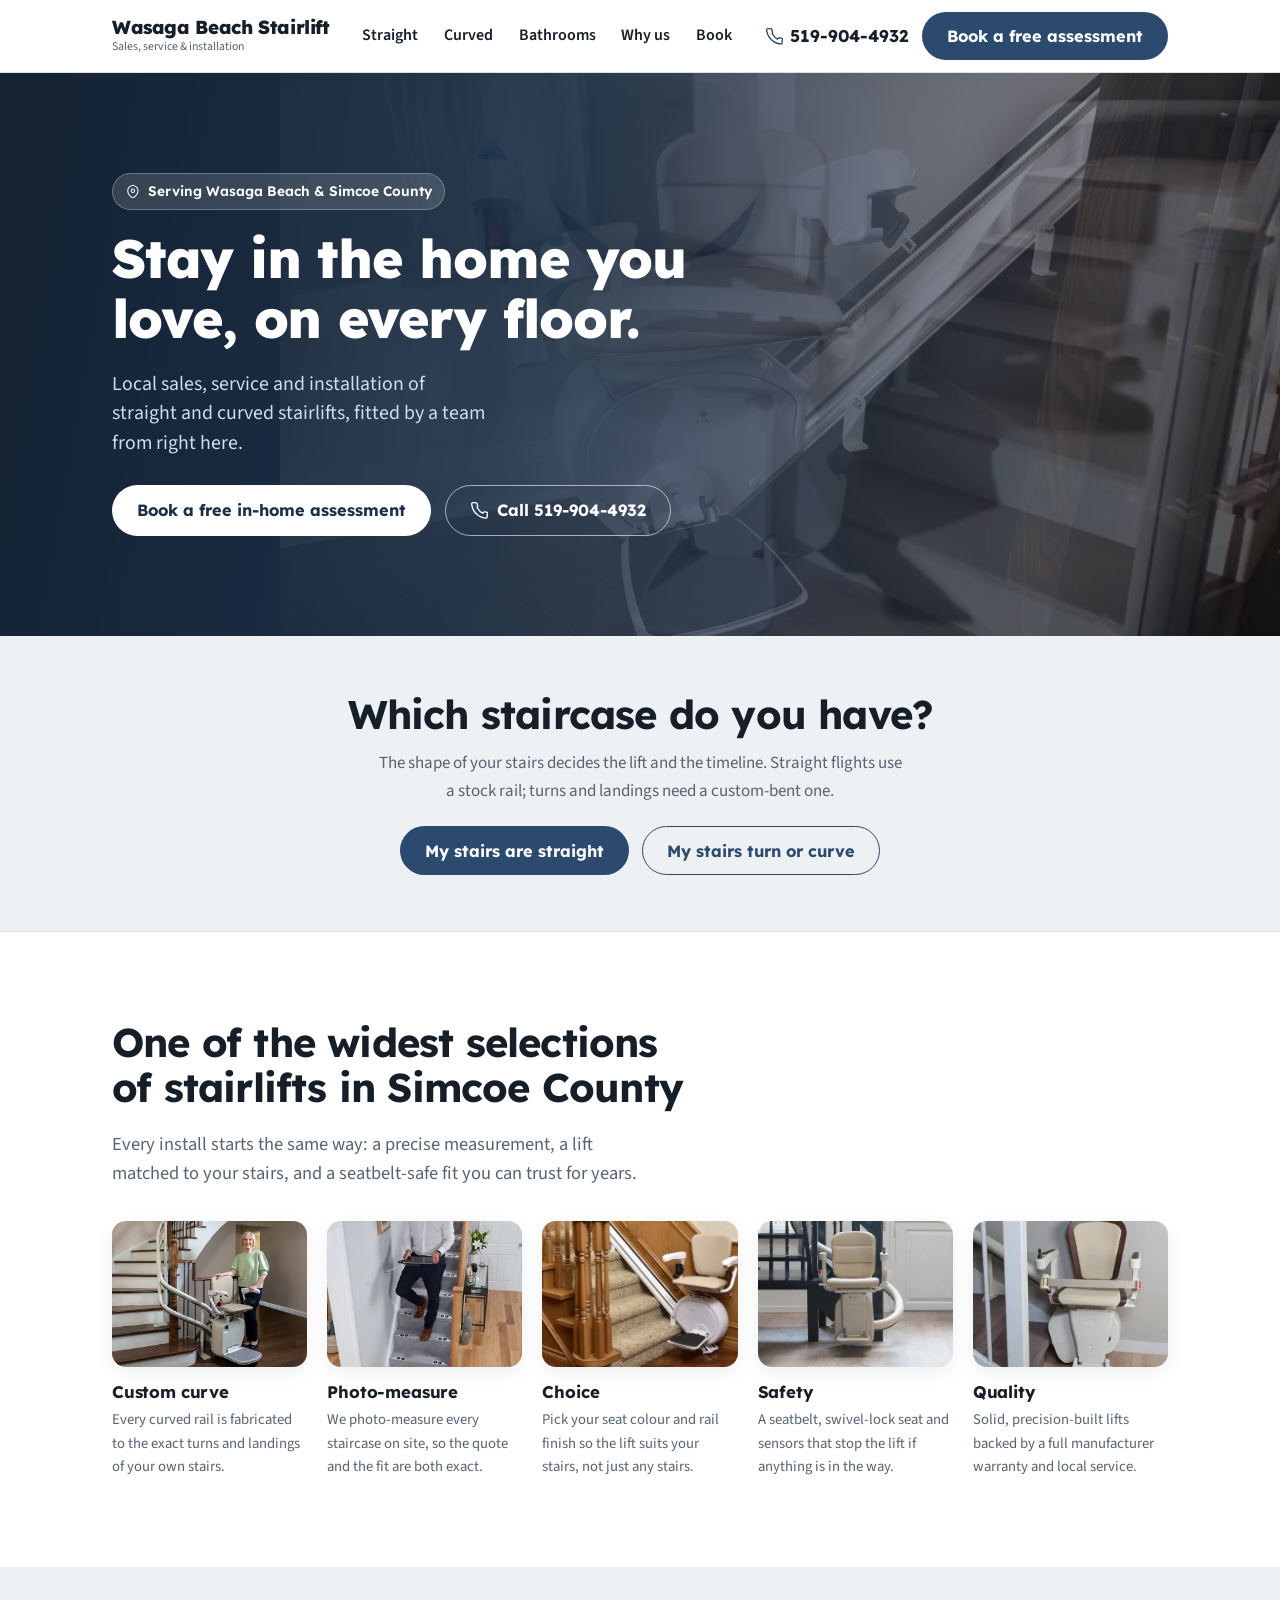
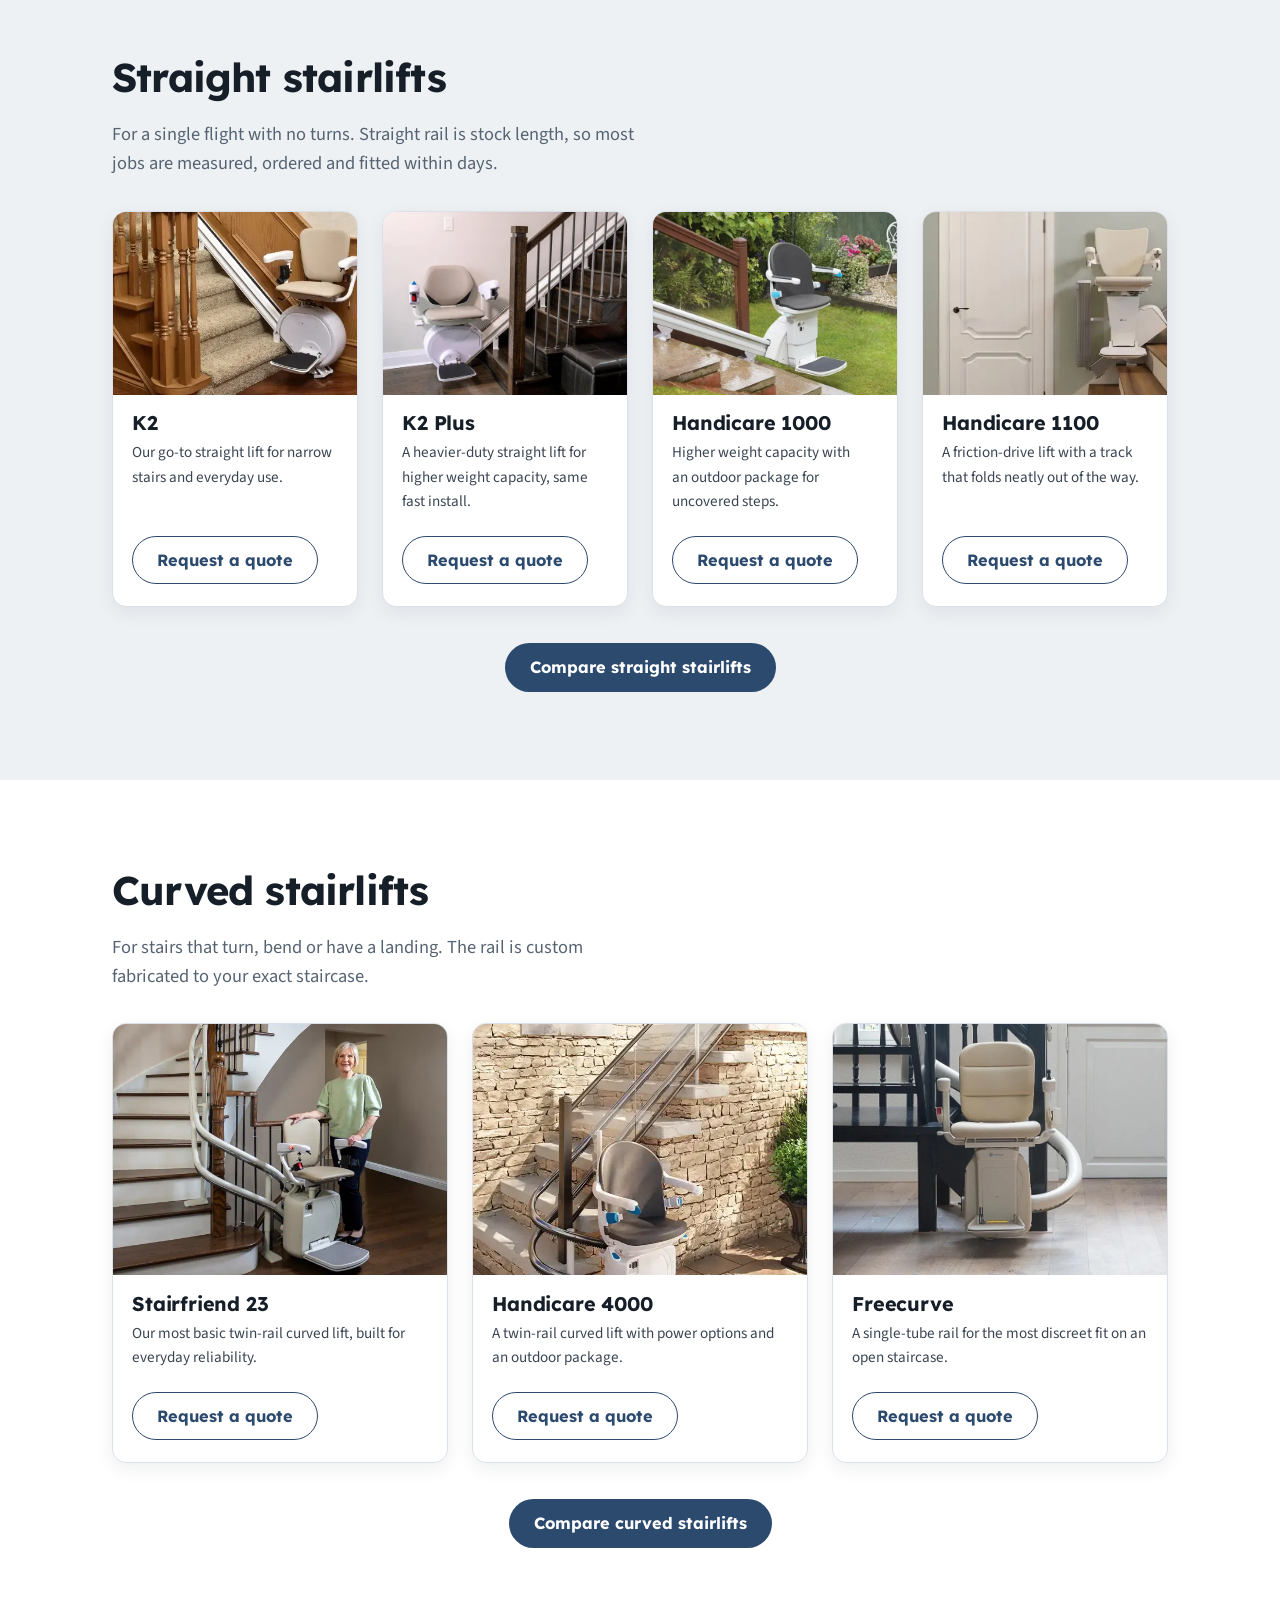
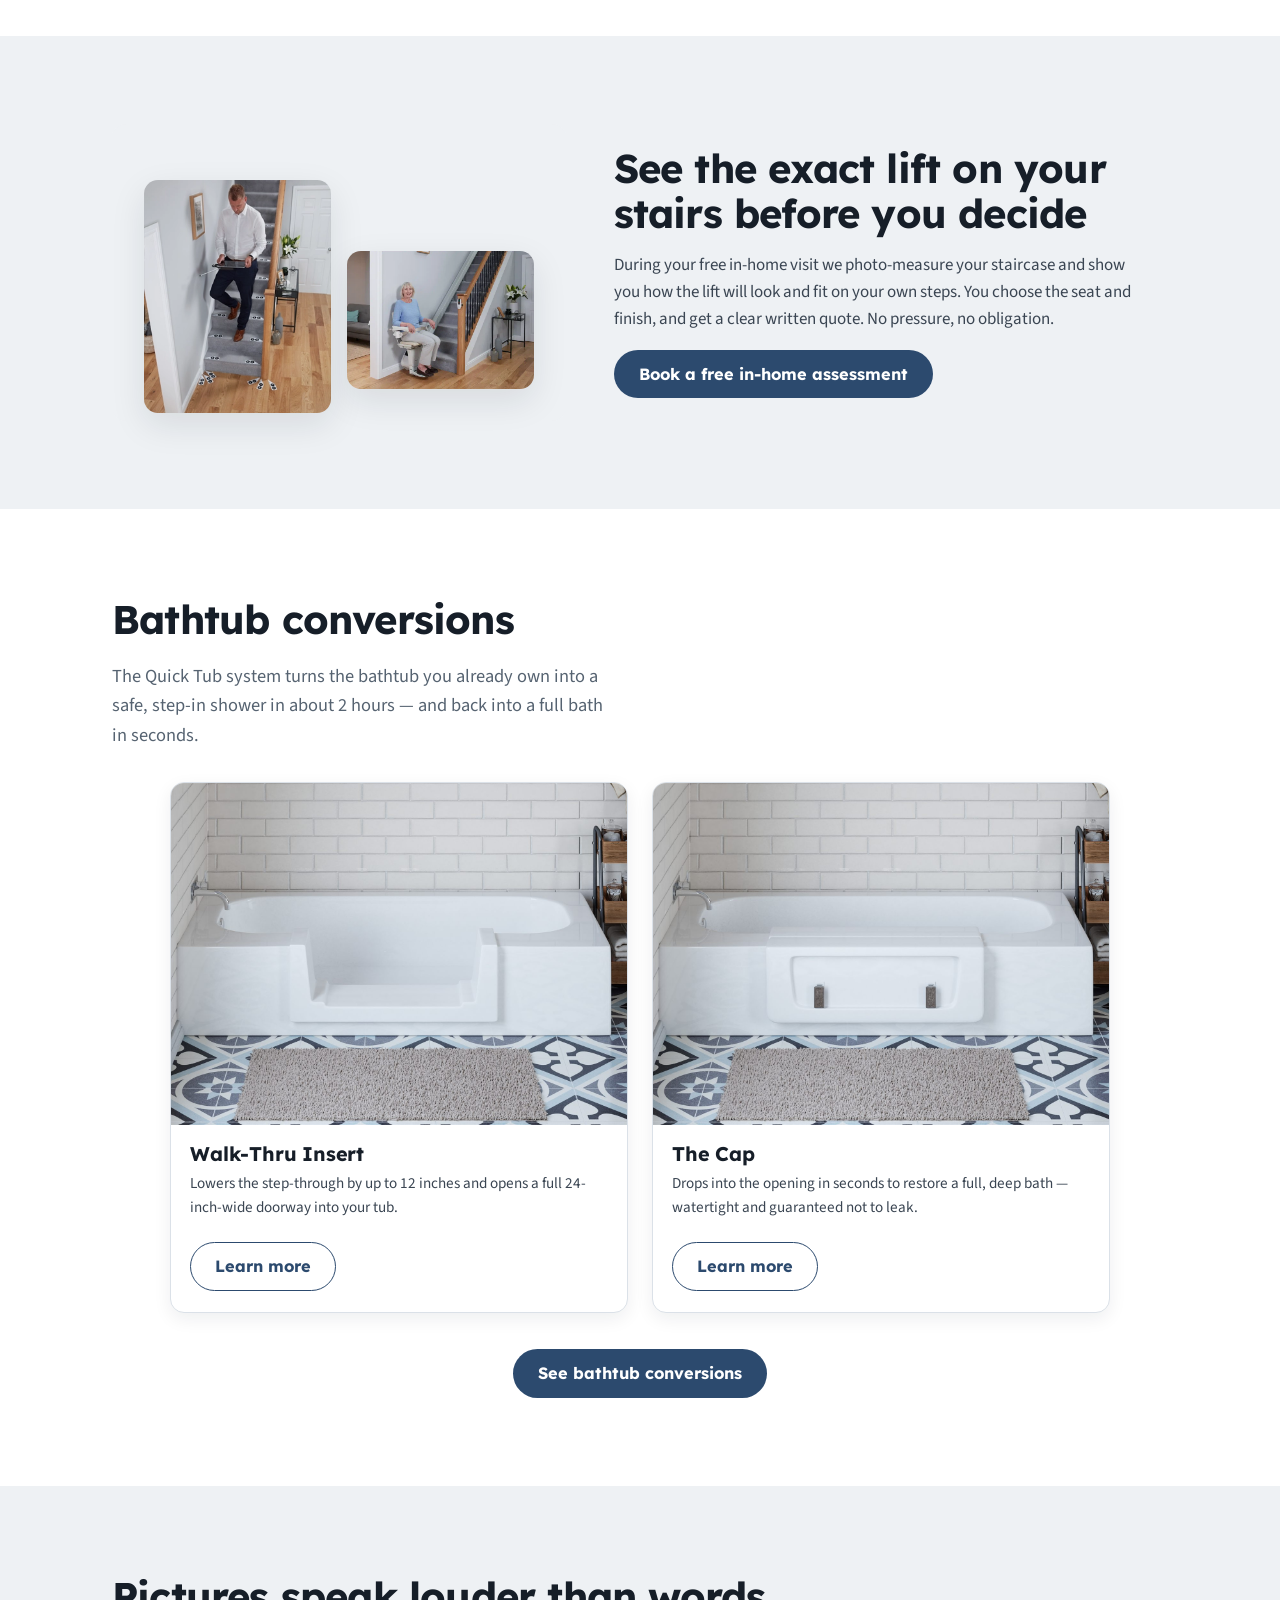
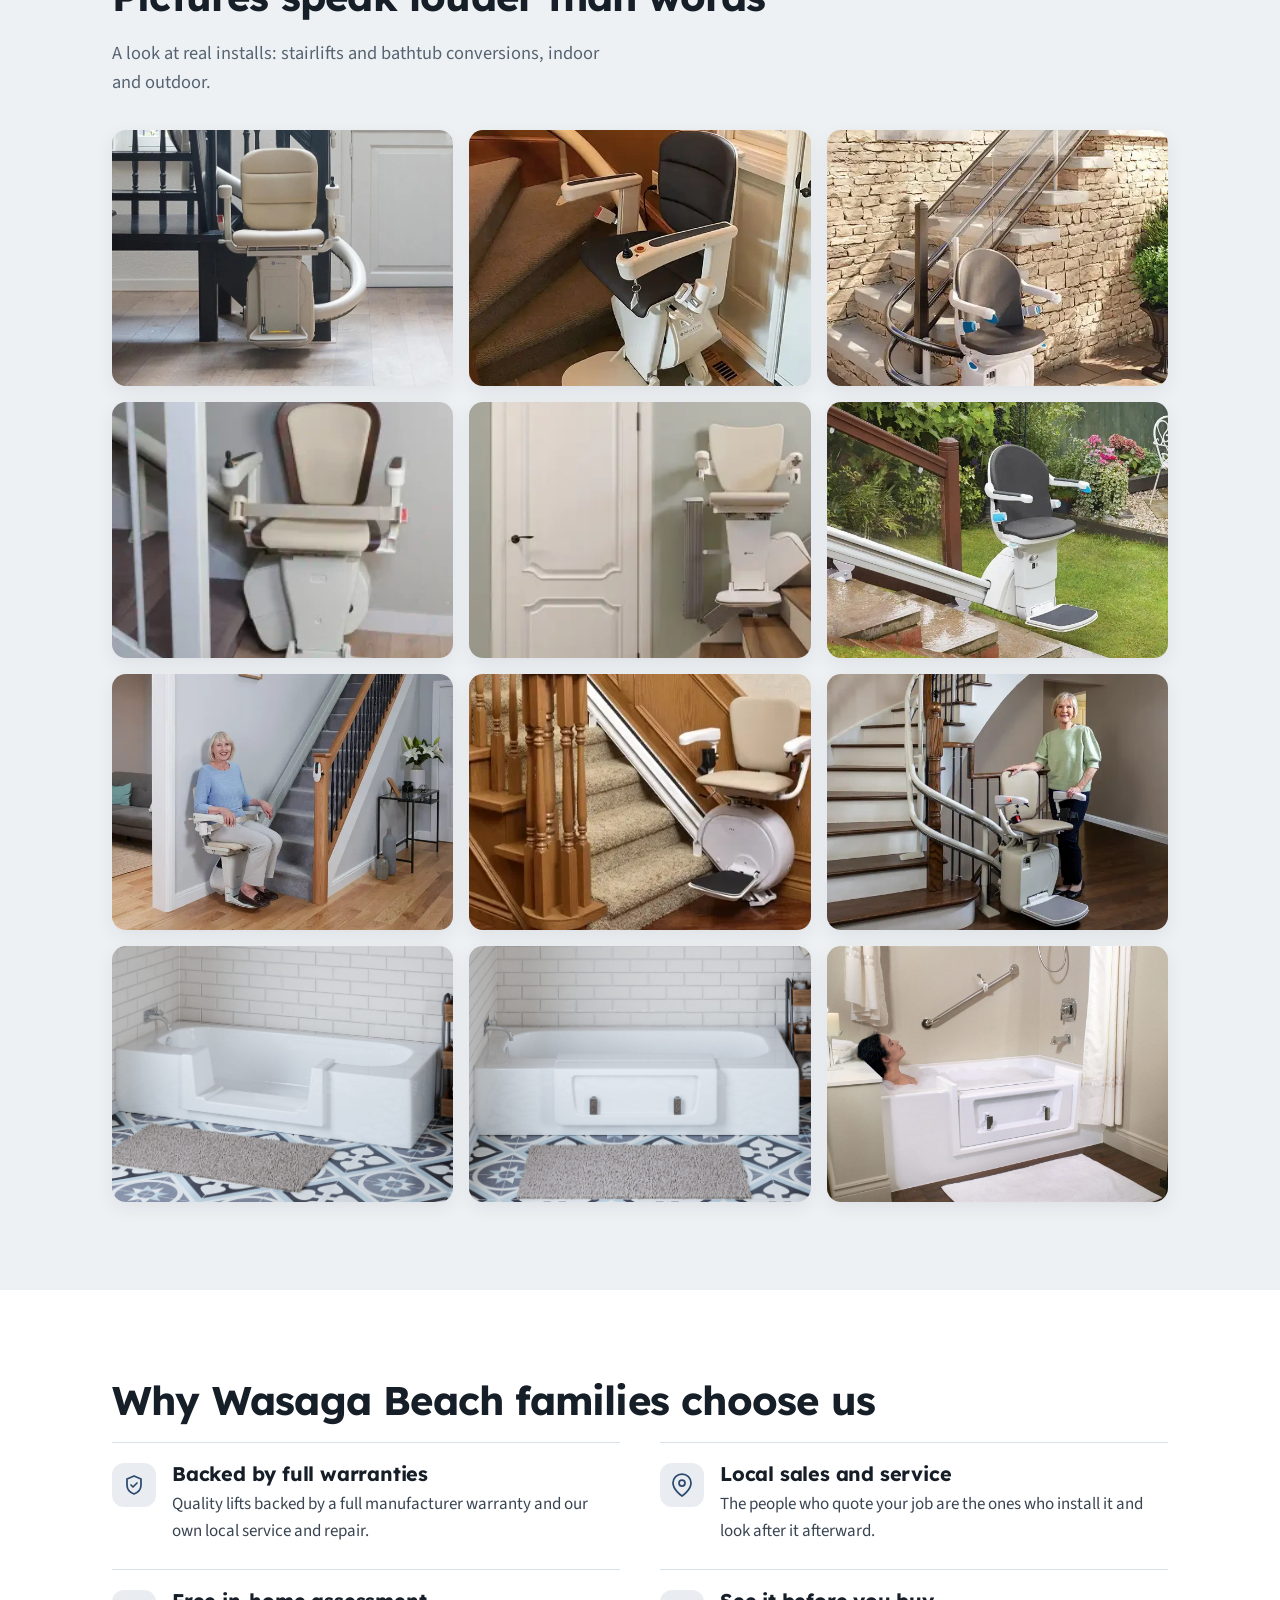
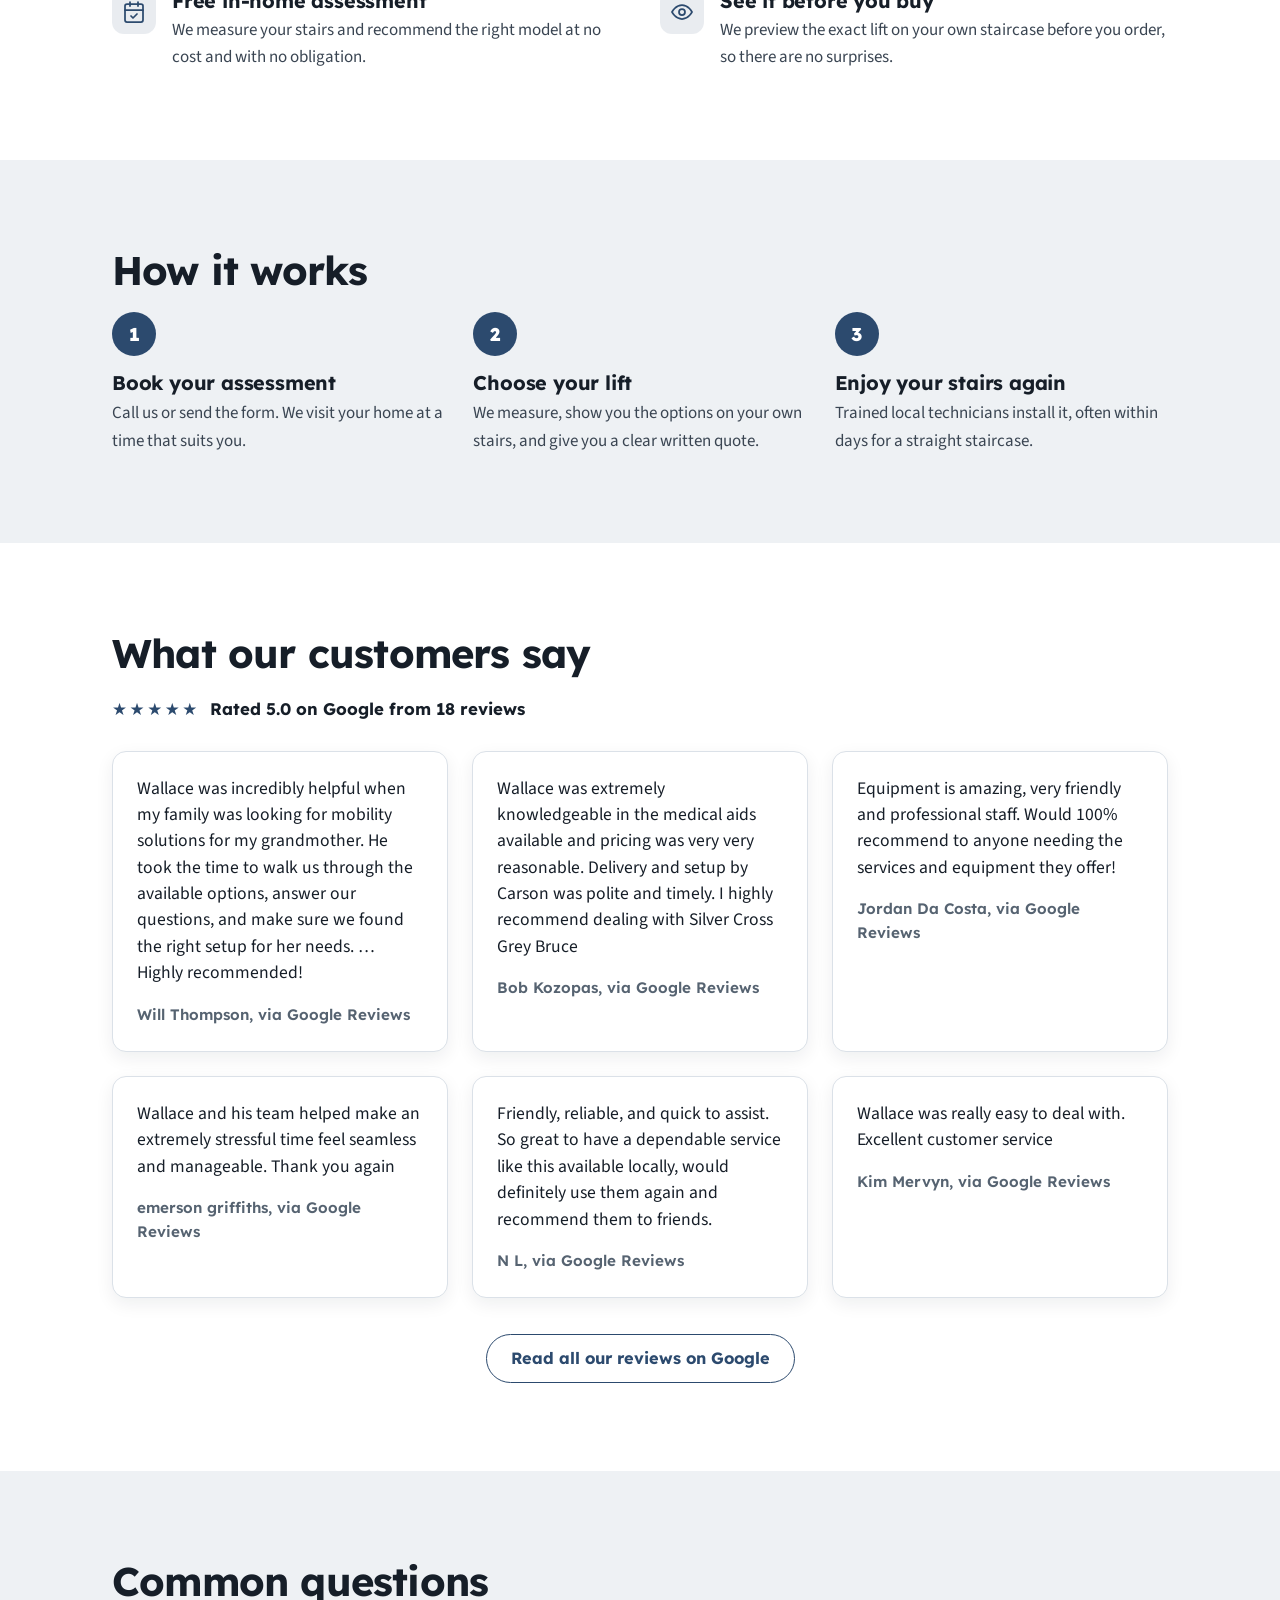
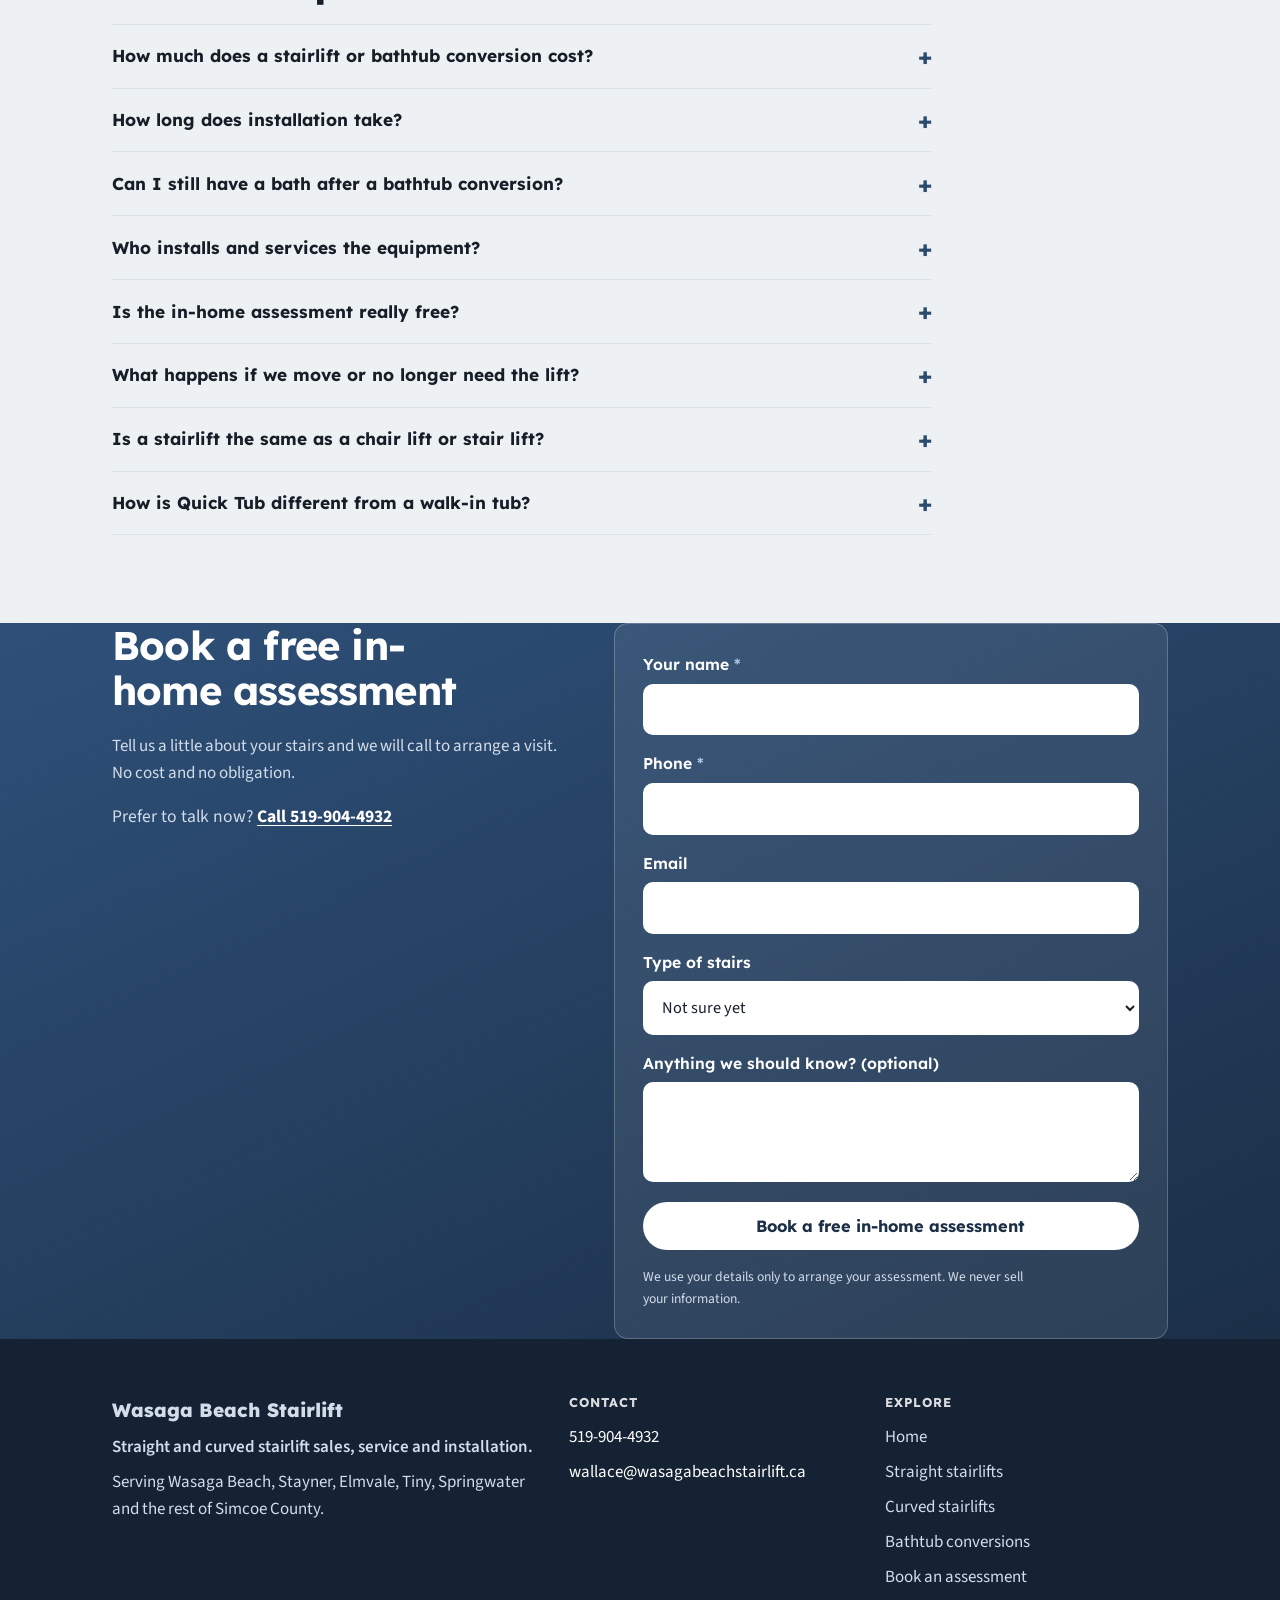
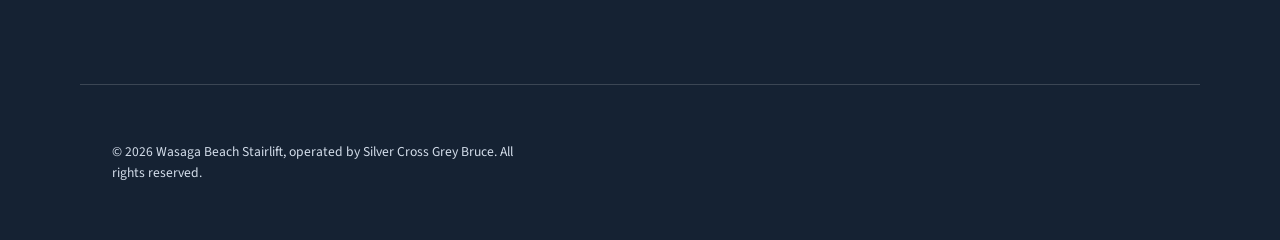
<file: index.html>
<!DOCTYPE html>
<html lang="en-CA">
<head>
<meta charset="utf-8">
<meta name="viewport" content="width=device-width, initial-scale=1">
<title>Wasaga Beach Stairlift | Stairlifts &amp; Bathtub Conversions</title>
<meta name="description" content="Straight and curved stairlifts and Quick Tub bathtub conversions, sold and installed locally in Wasaga Beach and Simcoe County. Free in-home assessment.">
<meta name="theme-color" content="#1b2f47">
<link rel="icon" type="image/svg+xml" href="favicon.svg">
<link rel="icon" type="image/png" sizes="48x48" href="favicon-48.png">
<link rel="icon" type="image/png" sizes="192x192" href="favicon-192.png">
<link rel="apple-touch-icon" href="apple-touch-icon.png">
<link rel="canonical" href="https://wasagabeachstairlift.ca/">
<meta property="og:type" content="website">
<meta property="og:site_name" content="Wasaga Beach Stairlift">
<meta property="og:locale" content="en_CA">
<meta property="og:title" content="Wasaga Beach Stairlift | Stairlifts &amp; Bathtub Conversions">
<meta property="og:description" content="Straight and curved stairlifts and Quick Tub bathtub conversions, sold and installed locally in Wasaga Beach and Simcoe County. Free in-home assessment.">
<meta property="og:url" content="https://wasagabeachstairlift.ca/">
<meta property="og:image" content="https://wasagabeachstairlift.ca/images/hero.webp">
<meta name="twitter:card" content="summary_large_image">
<link rel="stylesheet" href="styles.css">
<script src="tracking.js" defer></script>
</head>
<body>
<a class="skip" href="#main">Skip to content</a>

<!-- ===== Header ===== -->
<header class="site-header">
  <div class="wrap nav">
    <a class="brand" href="./">
      <b>Wasaga Beach Stairlift</b>
      <span>Sales, service &amp; installation</span>
    </a>
    <nav class="nav-links" aria-label="Primary">
      <a href="straight-stairlifts">Straight</a>
      <a href="curved-stairlifts">Curved</a>
      <a href="bathrooms">Bathrooms</a>
      <a href="#why">Why us</a>
      <a href="#book">Book</a>
    </nav>
    <div class="nav-actions">
      <a class="nav-phone" href="tel:+15199044932" aria-label="Call 519-904-4932">
        <svg viewBox="0 0 24 24" fill="none" stroke="currentColor" stroke-width="1.75" stroke-linecap="round" stroke-linejoin="round" aria-hidden="true"><path d="M22 16.9v3a2 2 0 0 1-2.2 2 19.8 19.8 0 0 1-8.6-3.1 19.5 19.5 0 0 1-6-6A19.8 19.8 0 0 1 2.1 4.2 2 2 0 0 1 4.1 2h3a2 2 0 0 1 2 1.7c.1.9.3 1.8.6 2.6a2 2 0 0 1-.5 2.1L10 9.6a16 16 0 0 0 6 6l1.2-1.2a2 2 0 0 1 2.1-.4c.8.3 1.7.5 2.6.6a2 2 0 0 1 1.7 2Z"/></svg>
        <span>519-904-4932</span>
      </a>
      <a class="btn btn--solid nav-book" href="#book">Book a free assessment</a>
      <details class="m-menu">
        <summary aria-label="Open menu">
          <svg viewBox="0 0 24 24" fill="none" stroke="currentColor" stroke-width="1.75" stroke-linecap="round" aria-hidden="true"><path d="M4 7h16M4 12h16M4 17h16"/></svg>
        </summary>
        <div class="m-panel">
          <a href="straight-stairlifts">Straight stairlifts</a>
          <a href="curved-stairlifts">Curved stairlifts</a>
          <a href="bathrooms">Bathtub conversions</a>
          <a href="#why">Why us</a>
          <a href="#book">Book a free assessment</a>
          <a href="tel:+15199044932">Call 519-904-4932</a>
        </div>
      </details>
    </div>
  </div>
</header>

<main id="main">

  <!-- ===== Hero (full-bleed video) ===== -->
  <section class="hero-photo">
    <video class="hero-bg" poster="images/hero.webp" autoplay muted loop playsinline aria-hidden="true">
      <source src="images/hero.webm" type="video/webm">
    </video>
    <div class="scrim"></div>
    <div class="wrap">
      <div class="hero-inner">
        <span class="hero-badge">
          <svg viewBox="0 0 24 24" fill="none" stroke="currentColor" stroke-width="1.75" stroke-linecap="round" stroke-linejoin="round" aria-hidden="true"><path d="M21 10c0 7-9 13-9 13s-9-6-9-13a9 9 0 0 1 18 0Z"/><circle cx="12" cy="10" r="3"/></svg>
          Serving Wasaga Beach &amp; Simcoe County
        </span>
        <h1>Stay in the home you love, on every floor.</h1>
        <p class="lead">Local sales, service and installation of straight and curved stairlifts, fitted by a team from right here.</p>
        <div class="hero-actions">
          <a class="btn btn--onband" href="#book">Book a free in-home assessment</a>
          <a class="btn btn--ghostband" href="tel:+15199044932">
            <svg viewBox="0 0 24 24" fill="none" stroke="currentColor" stroke-width="1.75" stroke-linecap="round" stroke-linejoin="round" aria-hidden="true"><path d="M22 16.9v3a2 2 0 0 1-2.2 2 19.8 19.8 0 0 1-8.6-3.1 19.5 19.5 0 0 1-6-6A19.8 19.8 0 0 1 2.1 4.2 2 2 0 0 1 4.1 2h3a2 2 0 0 1 2 1.7c.1.9.3 1.8.6 2.6a2 2 0 0 1-.5 2.1L10 9.6a16 16 0 0 0 6 6l1.2-1.2a2 2 0 0 1 2.1-.4c.8.3 1.7.5 2.6.6a2 2 0 0 1 1.7 2Z"/></svg>
            Call 519-904-4932
          </a>
        </div>
      </div>
    </div>
  </section>

  <!-- ===== Straight vs curved chooser strip ===== -->
  <section class="compare-strip" aria-label="Choose your staircase type">
    <div class="wrap compare-inner">
      <div class="compare-copy">
        <h2>Which staircase do you have?</h2>
        <p>The shape of your stairs decides the lift and the timeline. Straight flights use a stock rail; turns and landings need a custom-bent one.</p>
        <div class="compare-actions">
          <a class="btn btn--solid" href="straight-stairlifts">My stairs are straight</a>
          <a class="btn btn--ghost" href="curved-stairlifts">My stairs turn or curve</a>
        </div>
      </div>
    </div>
  </section>

  <!-- ===== Feature showcase ===== -->
  <section class="section" id="lifts">
    <div class="wrap">
      <h2>One of the widest selections of stairlifts in Simcoe County</h2>
      <p class="section-lead">Every install starts the same way: a precise measurement, a lift matched to your stairs, and a seatbelt-safe fit you can trust for years.</p>
      <div class="feature-grid">
        <div class="feature-card">
          <img src="images/curved-dual-rail.webp" alt="A custom-bent twin rail following a curved wooden staircase" loading="lazy" width="640" height="449">
          <h3>Custom curve</h3>
          <p>Every curved rail is fabricated to the exact turns and landings of your own stairs.</p>
        </div>
        <div class="feature-card">
          <img src="images/assessment.webp" alt="A specialist measuring a staircase with a tablet during a home visit" loading="lazy" width="288" height="360">
          <h3>Photo-measure</h3>
          <p>We photo-measure every staircase on site, so the quote and the fit are both exact.</p>
        </div>
        <div class="feature-card">
          <img src="images/straight-closeup.webp" alt="A stairlift with a beige seat matched to a golden oak staircase" loading="lazy" width="500" height="300">
          <h3>Choice</h3>
          <p>Pick your seat colour and rail finish so the lift suits your stairs, not just any stairs.</p>
        </div>
        <div class="feature-card">
          <img src="images/freecurve final.jpg" alt="A cream Freecurve stairlift parked at the foot of a curved black staircase" loading="lazy" width="853" height="640">
          <h3>Safety</h3>
          <p>A seatbelt, swivel-lock seat and sensors that stop the lift if anything is in the way.</p>
        </div>
        <div class="feature-card">
          <img src="images/straight-highend.webp" alt="A cream stairlift folded compactly at the foot of the stairs" loading="lazy" width="256" height="393">
          <h3>Quality</h3>
          <p>Solid, precision-built lifts backed by a full manufacturer warranty and local service.</p>
        </div>
      </div>
    </div>
  </section>

  <!-- ===== Straight stairlifts ===== -->
  <section class="section mist">
    <div class="wrap">
      <h2>Straight stairlifts</h2>
      <p class="section-lead">For a single flight with no turns. Straight rail is stock length, so most jobs are measured, ordered and fitted within days.</p>
      <div class="product-grid">
        <div class="product-card">
          <img src="images/straight-closeup.webp" alt="A stairlift with a beige seat matched to a golden oak staircase" loading="lazy" width="500" height="300">
          <div class="product-body">
            <h3>K2</h3>
            <p>Our go-to straight lift for narrow stairs and everyday use.</p>
            <a class="btn btn--ghost" href="straight-stairlifts">Request a quote</a>
          </div>
        </div>
        <div class="product-card">
          <img src="images/straight.webp" alt="A beige straight stairlift beside a dark wood staircase" loading="lazy" width="640" height="473">
          <div class="product-body">
            <h3>K2 Plus</h3>
            <p>A heavier-duty straight lift for higher weight capacity, same fast install.</p>
            <a class="btn btn--ghost" href="straight-stairlifts">Request a quote</a>
          </div>
        </div>
        <div class="product-card">
          <img src="images/outdoor-garden.webp" alt="A straight stairlift installed on outdoor garden steps" loading="lazy" width="640" height="470">
          <div class="product-body">
            <h3>Handicare 1000</h3>
            <p>Higher weight capacity with an outdoor package for uncovered steps.</p>
            <a class="btn btn--ghost" href="straight-stairlifts">Request a quote</a>
          </div>
        </div>
        <div class="product-card">
          <img src="images/folded-door.webp" alt="A stairlift folded flat beside a white interior door" loading="lazy" width="500" height="300">
          <div class="product-body">
            <h3>Handicare 1100</h3>
            <p>A friction-drive lift with a track that folds neatly out of the way.</p>
            <a class="btn btn--ghost" href="straight-stairlifts">Request a quote</a>
          </div>
        </div>
      </div>
      <div class="section-cta">
        <a class="btn btn--solid" href="straight-stairlifts">Compare straight stairlifts</a>
      </div>
    </div>
  </section>

  <!-- ===== Curved stairlifts ===== -->
  <section class="section">
    <div class="wrap">
      <h2>Curved stairlifts</h2>
      <p class="section-lead">For stairs that turn, bend or have a landing. The rail is custom fabricated to your exact staircase.</p>
      <div class="product-grid product-grid--3">
        <div class="product-card">
          <img src="images/curved-dual-rail.webp" alt="A woman standing beside her twin-rail curved stairlift on a wooden staircase" loading="lazy" width="640" height="449">
          <div class="product-body">
            <h3>Stairfriend 23</h3>
            <p>Our most basic twin-rail curved lift, built for everyday reliability.</p>
            <a class="btn btn--ghost" href="curved-stairlifts">Request a quote</a>
          </div>
        </div>
        <div class="product-card">
          <img src="images/curved-outside.webp" alt="A twin-rail curved stairlift on outdoor stone steps" loading="lazy" width="640" height="843">
          <div class="product-body">
            <h3>Handicare 4000</h3>
            <p>A twin-rail curved lift with power options and an outdoor package.</p>
            <a class="btn btn--ghost" href="curved-stairlifts">Request a quote</a>
          </div>
        </div>
        <div class="product-card">
          <img src="images/freecurve final.jpg" alt="A cream single-tube Freecurve stairlift at the foot of a curved black staircase" loading="lazy" width="853" height="640">
          <div class="product-body">
            <h3>Freecurve</h3>
            <p>A single-tube rail for the most discreet fit on an open staircase.</p>
            <a class="btn btn--ghost" href="curved-stairlifts">Request a quote</a>
          </div>
        </div>
      </div>
      <div class="section-cta">
        <a class="btn btn--solid" href="curved-stairlifts">Compare curved stairlifts</a>
      </div>
    </div>
  </section>

  <!-- ===== Human assessment band ===== -->
  <section class="section mist">
    <div class="wrap split">
      <div class="split-media">
        <img src="images/assessment.webp" alt="A specialist measuring a staircase with a tablet during a home visit" loading="lazy" width="288" height="360">
        <img src="images/straight-lady.webp" alt="A woman seated comfortably on her stairlift at the foot of a carpeted staircase" loading="lazy" width="640" height="474">
      </div>
      <div class="split-copy">
        <h2>See the exact lift on your stairs before you decide</h2>
        <p>During your free in-home visit we photo-measure your staircase and show you how the lift will look and fit on your own steps. You choose the seat and finish, and get a clear written quote. No pressure, no obligation.</p>
        <a class="btn btn--solid" href="#book">Book a free in-home assessment</a>
      </div>
    </div>
  </section>

  <!-- ===== Bathtub conversions ===== -->
  <section class="section">
    <div class="wrap">
      <h2>Bathtub conversions</h2>
      <p class="section-lead">The Quick Tub system turns the bathtub you already own into a safe, step-in shower in about 2 hours — and back into a full bath in seconds.</p>
      <div class="product-grid product-grid--2">
        <div class="product-card">
          <img src="images/bath-insert-open.jpg" alt="Bathtub with the walk-thru insert open for easy step-in access" loading="lazy" width="1600" height="1067">
          <div class="product-body">
            <h3>Walk-Thru Insert</h3>
            <p>Lowers the step-through by up to 12 inches and opens a full 24-inch-wide doorway into your tub.</p>
            <a class="btn btn--ghost" href="bathrooms">Learn more</a>
          </div>
        </div>
        <div class="product-card">
          <img src="images/bath-cap-closed.jpg" alt="The same bathtub with the cap dropped in, ready for a full bath" loading="lazy" width="1600" height="1067">
          <div class="product-body">
            <h3>The Cap</h3>
            <p>Drops into the opening in seconds to restore a full, deep bath — watertight and guaranteed not to leak.</p>
            <a class="btn btn--ghost" href="bathrooms">Learn more</a>
          </div>
        </div>
      </div>
      <div class="section-cta">
        <a class="btn btn--solid" href="bathrooms">See bathtub conversions</a>
      </div>
    </div>
  </section>

  <!-- ===== Gallery ===== -->
  <section class="section mist">
    <div class="wrap">
      <h2>Pictures speak louder than words</h2>
      <p class="section-lead">A look at real installs: stairlifts and bathtub conversions, indoor and outdoor.</p>
      <div class="gallery-grid">
        <img src="images/freecurve final.jpg" alt="A cream Freecurve stairlift parked at the foot of a curved black staircase" loading="lazy" width="853" height="640">
        <img src="images/Single-rail-stairlift-for-curved-stairs-custom-made (2).jpg" alt="A single-rail stairlift custom made for a curved carpeted staircase" loading="lazy" width="601" height="721">
        <img src="images/curved-outside.webp" alt="A twin-rail curved stairlift on outdoor stone steps" loading="lazy" width="640" height="843">
        <img src="images/straight-highend.webp" alt="A cream stairlift folded compactly at the foot of the stairs" loading="lazy" width="256" height="393">
        <img src="images/folded-door.webp" alt="A stairlift folded flat beside a white interior door" loading="lazy" width="500" height="300">
        <img src="images/outdoor-garden.webp" alt="A straight stairlift installed on outdoor garden steps" loading="lazy" width="640" height="470">
        <img src="images/straight-lady.webp" alt="A woman seated comfortably on her stairlift at the foot of a carpeted staircase" loading="lazy" width="640" height="474">
        <img src="images/straight-closeup.webp" alt="A stairlift with a beige seat matched to a golden oak staircase" loading="lazy" width="500" height="300">
        <img src="images/curved-dual-rail.webp" alt="A woman standing beside her twin-rail curved stairlift on a wooden staircase" loading="lazy" width="640" height="449">
        <img src="images/bath-after.jpg" alt="A bathtub with a walk-thru opening cut into the side" loading="lazy" width="1600" height="1067">
        <img src="images/bath-cap-closed.jpg" alt="The cap in place, restoring the tub for a full bath" loading="lazy" width="1600" height="1067">
        <img src="images/bath-relaxing.jpg" alt="A woman enjoying a full bath with the cap installed" loading="lazy" width="1600" height="900">
      </div>
    </div>
  </section>

  <!-- ===== Why us ===== -->
  <section class="section" id="why">
    <div class="wrap">
      <h2>Why Wasaga Beach families choose us</h2>
      <div class="why-grid">
        <div class="why-item">
          <span class="why-ic"><svg viewBox="0 0 24 24" fill="none" stroke="currentColor" stroke-width="1.75" stroke-linecap="round" stroke-linejoin="round" aria-hidden="true"><path d="M12 3l7 3v6c0 4.5-3 7.5-7 9-4-1.5-7-4.5-7-9V6l7-3Z"/><path d="M9 12l2 2 4-4"/></svg></span>
          <div><h3>Backed by full warranties</h3><p>Quality lifts backed by a full manufacturer warranty and our own local service and repair.</p></div>
        </div>
        <div class="why-item">
          <span class="why-ic"><svg viewBox="0 0 24 24" fill="none" stroke="currentColor" stroke-width="1.75" stroke-linecap="round" stroke-linejoin="round" aria-hidden="true"><path d="M21 10c0 7-9 13-9 13s-9-6-9-13a9 9 0 0 1 18 0Z"/><circle cx="12" cy="10" r="3"/></svg></span>
          <div><h3>Local sales and service</h3><p>The people who quote your job are the ones who install it and look after it afterward.</p></div>
        </div>
        <div class="why-item">
          <span class="why-ic"><svg viewBox="0 0 24 24" fill="none" stroke="currentColor" stroke-width="1.75" stroke-linecap="round" stroke-linejoin="round" aria-hidden="true"><rect x="3" y="4" width="18" height="18" rx="2"/><path d="M16 2v4M8 2v4M3 10h18M9 16l2 2 4-4"/></svg></span>
          <div><h3>Free in-home assessment</h3><p>We measure your stairs and recommend the right model at no cost and with no obligation.</p></div>
        </div>
        <div class="why-item">
          <span class="why-ic"><svg viewBox="0 0 24 24" fill="none" stroke="currentColor" stroke-width="1.75" stroke-linecap="round" stroke-linejoin="round" aria-hidden="true"><path d="M2 12s3.5-7 10-7 10 7 10 7-3.5 7-10 7-10-7-10-7Z"/><circle cx="12" cy="12" r="3"/></svg></span>
          <div><h3>See it before you buy</h3><p>We preview the exact lift on your own staircase before you order, so there are no surprises.</p></div>
        </div>
      </div>
    </div>
  </section>

  <!-- ===== How it works ===== -->
  <section class="section mist">
    <div class="wrap">
      <h2>How it works</h2>
      <ol class="steps-grid">
        <li class="step"><span class="step-n">1</span><h3>Book your assessment</h3><p>Call us or send the form. We visit your home at a time that suits you.</p></li>
        <li class="step"><span class="step-n">2</span><h3>Choose your lift</h3><p>We measure, show you the options on your own stairs, and give you a clear written quote.</p></li>
        <li class="step"><span class="step-n">3</span><h3>Enjoy your stairs again</h3><p>Trained local technicians install it, often within days for a straight staircase.</p></li>
      </ol>
    </div>
  </section>

  <!-- ===== Reviews (verbatim from Google Reviews of Silver Cross Grey Bruce) ===== -->
  <section class="section">
    <div class="wrap">
      <h2>What our customers say</h2>
      <p class="rating-line"><span class="stars" aria-hidden="true">&#9733;&#9733;&#9733;&#9733;&#9733;</span> Rated 5.0 on Google from 18 reviews</p>
      <div class="quote-grid">
        <figure class="quote"><blockquote>Wallace was incredibly helpful when my family was looking for mobility solutions for my grandmother. He took the time to walk us through the available options, answer our questions, and make sure we found the right setup for her needs. &hellip; Highly recommended!</blockquote><figcaption>Will Thompson, via Google Reviews</figcaption></figure>
        <figure class="quote"><blockquote>Wallace was extremely knowledgeable in the medical aids available and pricing was very very reasonable. Delivery and setup by Carson was polite and timely. I highly recommend dealing with Silver Cross Grey Bruce</blockquote><figcaption>Bob Kozopas, via Google Reviews</figcaption></figure>
        <figure class="quote"><blockquote>Equipment is amazing, very friendly and professional staff. Would 100% recommend to anyone needing the services and equipment they offer!</blockquote><figcaption>Jordan Da Costa, via Google Reviews</figcaption></figure>
        <figure class="quote"><blockquote>Wallace and his team helped make an extremely stressful time feel seamless and manageable. Thank you again</blockquote><figcaption>emerson griffiths, via Google Reviews</figcaption></figure>
        <figure class="quote"><blockquote>Friendly, reliable, and quick to assist. So great to have a dependable service like this available locally, would definitely use them again and recommend them to friends.</blockquote><figcaption>N L, via Google Reviews</figcaption></figure>
        <figure class="quote"><blockquote>Wallace was really easy to deal with. Excellent customer service</blockquote><figcaption>Kim Mervyn, via Google Reviews</figcaption></figure>
      </div>
      <div class="section-cta">
        <a class="btn btn--ghost" href="https://maps.app.goo.gl/qf5YQzcDQCViLzCb7" target="_blank" rel="noopener">Read all our reviews on Google</a>
      </div>
    </div>
  </section>

  <!-- ===== FAQ ===== -->
  <section class="section mist" id="faq">
    <div class="wrap">
      <h2>Common questions</h2>
      <div class="faq-list">
        <details class="faq">
          <summary>How much does a stairlift or bathtub conversion cost?</summary>
          <p>Every staircase and bathroom is different, so we quote after the free in-home assessment. You get a clear written quote on the spot, with no cost and no obligation.</p>
        </details>
        <details class="faq">
          <summary>How long does installation take?</summary>
          <p>Most straight stairlifts are installed in a few hours, often within days of ordering. Curved lifts take a little longer because the rail is custom made for your staircase. A bathtub conversion is typically done in about 2 hours.</p>
        </details>
        <details class="faq">
          <summary>Can I still have a bath after a bathtub conversion?</summary>
          <p>Yes. The Quick Tub cap drops into the walk-thru opening and seals watertight, so your tub holds a full bath again. It goes in and out in seconds with no tools.</p>
        </details>
        <details class="faq">
          <summary>Who installs and services the equipment?</summary>
          <p>Our own local team. The people who measure your home are the ones who install the equipment and look after it afterward, backed by full manufacturer warranties.</p>
        </details>
        <details class="faq">
          <summary>Is the in-home assessment really free?</summary>
          <p>Yes. We visit your home, photo-measure your stairs or bathroom, show you the options, and leave you a written quote. There is no charge and no obligation to buy.</p>
        </details>
        <details class="faq">
          <summary>What happens if we move or no longer need the lift?</summary>
          <p>Stairlifts can be removed and the staircase restored. Ask us about your options during the assessment and we will walk you through them.</p>
        </details>
        <details class="faq">
          <summary>Is a stairlift the same as a chair lift or stair lift?</summary>
          <p>Yes. Stairlift, stair lift and chair lift for stairs are different names for the same thing: a motorized seat that carries you up and down the staircase on a rail. We sell, install and service both straight and curved models.</p>
        </details>
        <details class="faq">
          <summary>How is Quick Tub different from a walk-in tub?</summary>
          <p>A walk-in tub replaces your bathtub and usually means a renovation. Quick Tub converts the tub you already own into a step-in shower in about 2 hours, and the drop-in cap still gives you a full, deep bath whenever you want one.</p>
        </details>
      </div>
    </div>
  </section>

  <!-- ===== Book / assessment ===== -->
  <section class="band cta" id="book">
    <div class="wrap cta-grid">
      <div class="cta-copy">
        <h2>Book a free in-home assessment</h2>
        <p>Tell us a little about your stairs and we will call to arrange a visit. No cost and no obligation.</p>
        <p class="cta-phone">Prefer to talk now? <a href="tel:+15199044932">Call 519-904-4932</a></p>
      </div>
      <!-- This form needs a handler to actually send. See README (Formspree or Cloudflare Pages Forms). -->
      <form class="form" action="https://formspree.io/f/xeebwbpz" method="post">
        <input type="hidden" name="_subject" value="New booking request from wasagabeachstairlift.ca">
        <input type="text" name="_gotcha" style="display:none" tabindex="-1" autocomplete="off" aria-hidden="true">
        <div class="field">
          <label for="name">Your name <span class="req" aria-hidden="true">*</span></label>
          <input id="name" name="name" type="text" autocomplete="name" required>
        </div>
        <div class="field">
          <label for="phone">Phone <span class="req" aria-hidden="true">*</span></label>
          <input id="phone" name="phone" type="tel" autocomplete="tel" required>
        </div>
        <div class="field">
          <label for="email">Email</label>
          <input id="email" name="email" type="email" autocomplete="email">
        </div>
        <div class="field">
          <label for="stairs">Type of stairs</label>
          <select id="stairs" name="stairs">
            <option>Not sure yet</option>
            <option>Straight</option>
            <option>Curved or with a landing</option>
          </select>
        </div>
        <div class="field">
          <label for="msg">Anything we should know? (optional)</label>
          <textarea id="msg" name="msg" rows="3"></textarea>
        </div>
        <button class="btn btn--onband" type="submit">Book a free in-home assessment</button>
        <p class="form-fine">We use your details only to arrange your assessment. We never sell your information.</p>
      </form>
    </div>
  </section>

</main>

<!-- ===== Footer ===== -->
<footer class="footer">
  <div class="wrap footer-grid">
    <div>
      <p class="foot-brand">Wasaga Beach Stairlift</p>
      <p class="foot-sub">Straight and curved stairlift sales, service and installation.</p>
      <p>Serving Wasaga Beach, Stayner, Elmvale, Tiny, Springwater and the rest of Simcoe County.</p>
    </div>
    <div>
      <h4>Contact</h4>
      <p><a href="tel:+15199044932">519-904-4932</a></p>
      <p><a href="mailto:wallace@wasagabeachstairlift.ca">wallace@wasagabeachstairlift.ca</a></p>
    </div>
    <nav aria-label="Footer">
      <h4>Explore</h4>
      <a href="./">Home</a>
      <a href="straight-stairlifts">Straight stairlifts</a>
      <a href="curved-stairlifts">Curved stairlifts</a>
          <a href="bathrooms">Bathtub conversions</a>
      <a href="#book">Book an assessment</a>
    </nav>
  </div>
  <div class="wrap foot-legal">
    <p>&copy; 2026 Wasaga Beach Stairlift, operated by Silver Cross Grey Bruce. All rights reserved.</p>
  </div>
</footer>

<!-- Mobile sticky call bar -->
<a class="callbar" href="tel:+15199044932">
  <svg viewBox="0 0 24 24" fill="none" stroke="currentColor" stroke-width="1.75" stroke-linecap="round" stroke-linejoin="round" aria-hidden="true"><path d="M22 16.9v3a2 2 0 0 1-2.2 2 19.8 19.8 0 0 1-8.6-3.1 19.5 19.5 0 0 1-6-6A19.8 19.8 0 0 1 2.1 4.2 2 2 0 0 1 4.1 2h3a2 2 0 0 1 2 1.7c.1.9.3 1.8.6 2.6a2 2 0 0 1-.5 2.1L10 9.6a16 16 0 0 0 6 6l1.2-1.2a2 2 0 0 1 2.1-.4c.8.3 1.7.5 2.6.6a2 2 0 0 1 1.7 2Z"/></svg>
  Call 519-904-4932
</a>

<script type="application/ld+json">
{
  "@context": "https://schema.org",
  "@type": "LocalBusiness",
  "name": "Wasaga Beach Stairlift",
  "description": "Sales, service and installation of straight and curved stairlifts and bathtub conversions in Wasaga Beach and Simcoe County.",
  "telephone": "+1-519-904-4932",
  "email": "wallace@wasagabeachstairlift.ca",
  "url": "https://wasagabeachstairlift.ca/",
  "openingHours": "Mo-Su 00:00-24:00",
  "areaServed": ["Wasaga Beach","Stayner","Elmvale","Tiny","Springwater","Simcoe County"],
  "parentOrganization": {
    "@type": "LocalBusiness",
    "name": "Silver Cross Grey Bruce",
    "url": "https://silvercrossstores.com/locations/grey-bruce/",
    "sameAs": ["https://maps.app.goo.gl/qf5YQzcDQCViLzCb7"],
    "telephone": "+1-519-904-4932",
    "address": {
      "@type": "PostalAddress",
      "streetAddress": "59 Arthur St W",
      "addressLocality": "Thornbury",
      "addressRegion": "ON",
      "postalCode": "N0H 2P0",
      "addressCountry": "CA"
    }
  }
}
</script>
<script type="application/ld+json">
{
  "@context": "https://schema.org",
  "@type": "FAQPage",
  "mainEntity": [
    {
      "@type": "Question",
      "name": "How much does a stairlift or bathtub conversion cost?",
      "acceptedAnswer": { "@type": "Answer", "text": "Every staircase and bathroom is different, so we quote after the free in-home assessment. You get a clear written quote on the spot, with no cost and no obligation." }
    },
    {
      "@type": "Question",
      "name": "How long does installation take?",
      "acceptedAnswer": { "@type": "Answer", "text": "Most straight stairlifts are installed in a few hours, often within days of ordering. Curved lifts take a little longer because the rail is custom made for your staircase. A bathtub conversion is typically done in about 2 hours." }
    },
    {
      "@type": "Question",
      "name": "Can I still have a bath after a bathtub conversion?",
      "acceptedAnswer": { "@type": "Answer", "text": "Yes. The Quick Tub cap drops into the walk-thru opening and seals watertight, so your tub holds a full bath again. It goes in and out in seconds with no tools." }
    },
    {
      "@type": "Question",
      "name": "Who installs and services the equipment?",
      "acceptedAnswer": { "@type": "Answer", "text": "Our own local team. The people who measure your home are the ones who install the equipment and look after it afterward, backed by full manufacturer warranties." }
    },
    {
      "@type": "Question",
      "name": "Is the in-home assessment really free?",
      "acceptedAnswer": { "@type": "Answer", "text": "Yes. We visit your home, photo-measure your stairs or bathroom, show you the options, and leave you a written quote. There is no charge and no obligation to buy." }
    },
    {
      "@type": "Question",
      "name": "What happens if we move or no longer need the lift?",
      "acceptedAnswer": { "@type": "Answer", "text": "Stairlifts can be removed and the staircase restored. Ask us about your options during the assessment and we will walk you through them." }
    },
    {
      "@type": "Question",
      "name": "Is a stairlift the same as a chair lift or stair lift?",
      "acceptedAnswer": { "@type": "Answer", "text": "Yes. Stairlift, stair lift and chair lift for stairs are different names for the same thing: a motorized seat that carries you up and down the staircase on a rail. We sell, install and service both straight and curved models." }
    },
    {
      "@type": "Question",
      "name": "How is Quick Tub different from a walk-in tub?",
      "acceptedAnswer": { "@type": "Answer", "text": "A walk-in tub replaces your bathtub and usually means a renovation. Quick Tub converts the tub you already own into a step-in shower in about 2 hours, and the drop-in cap still gives you a full, deep bath whenever you want one." }
    }
  ]
}
</script>
<script src="script.js" defer></script>
</body>
</html>
</file>
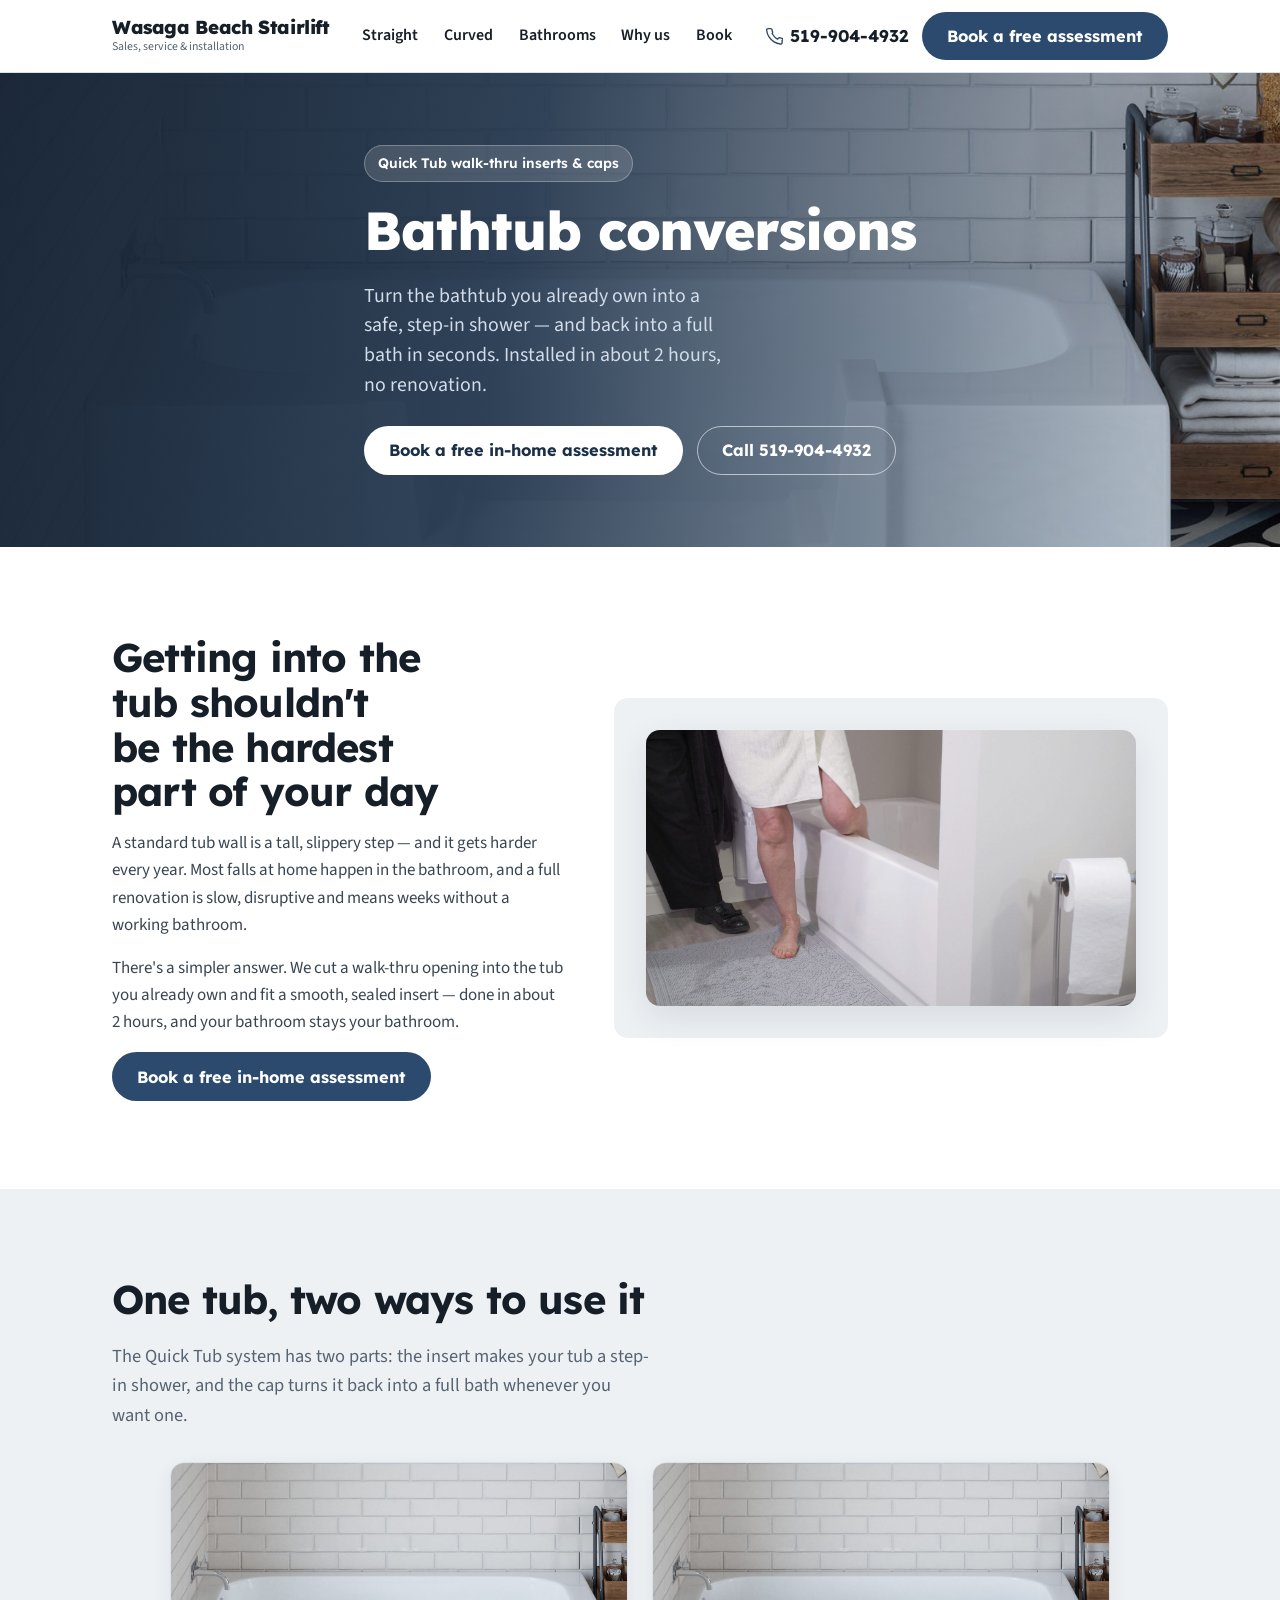
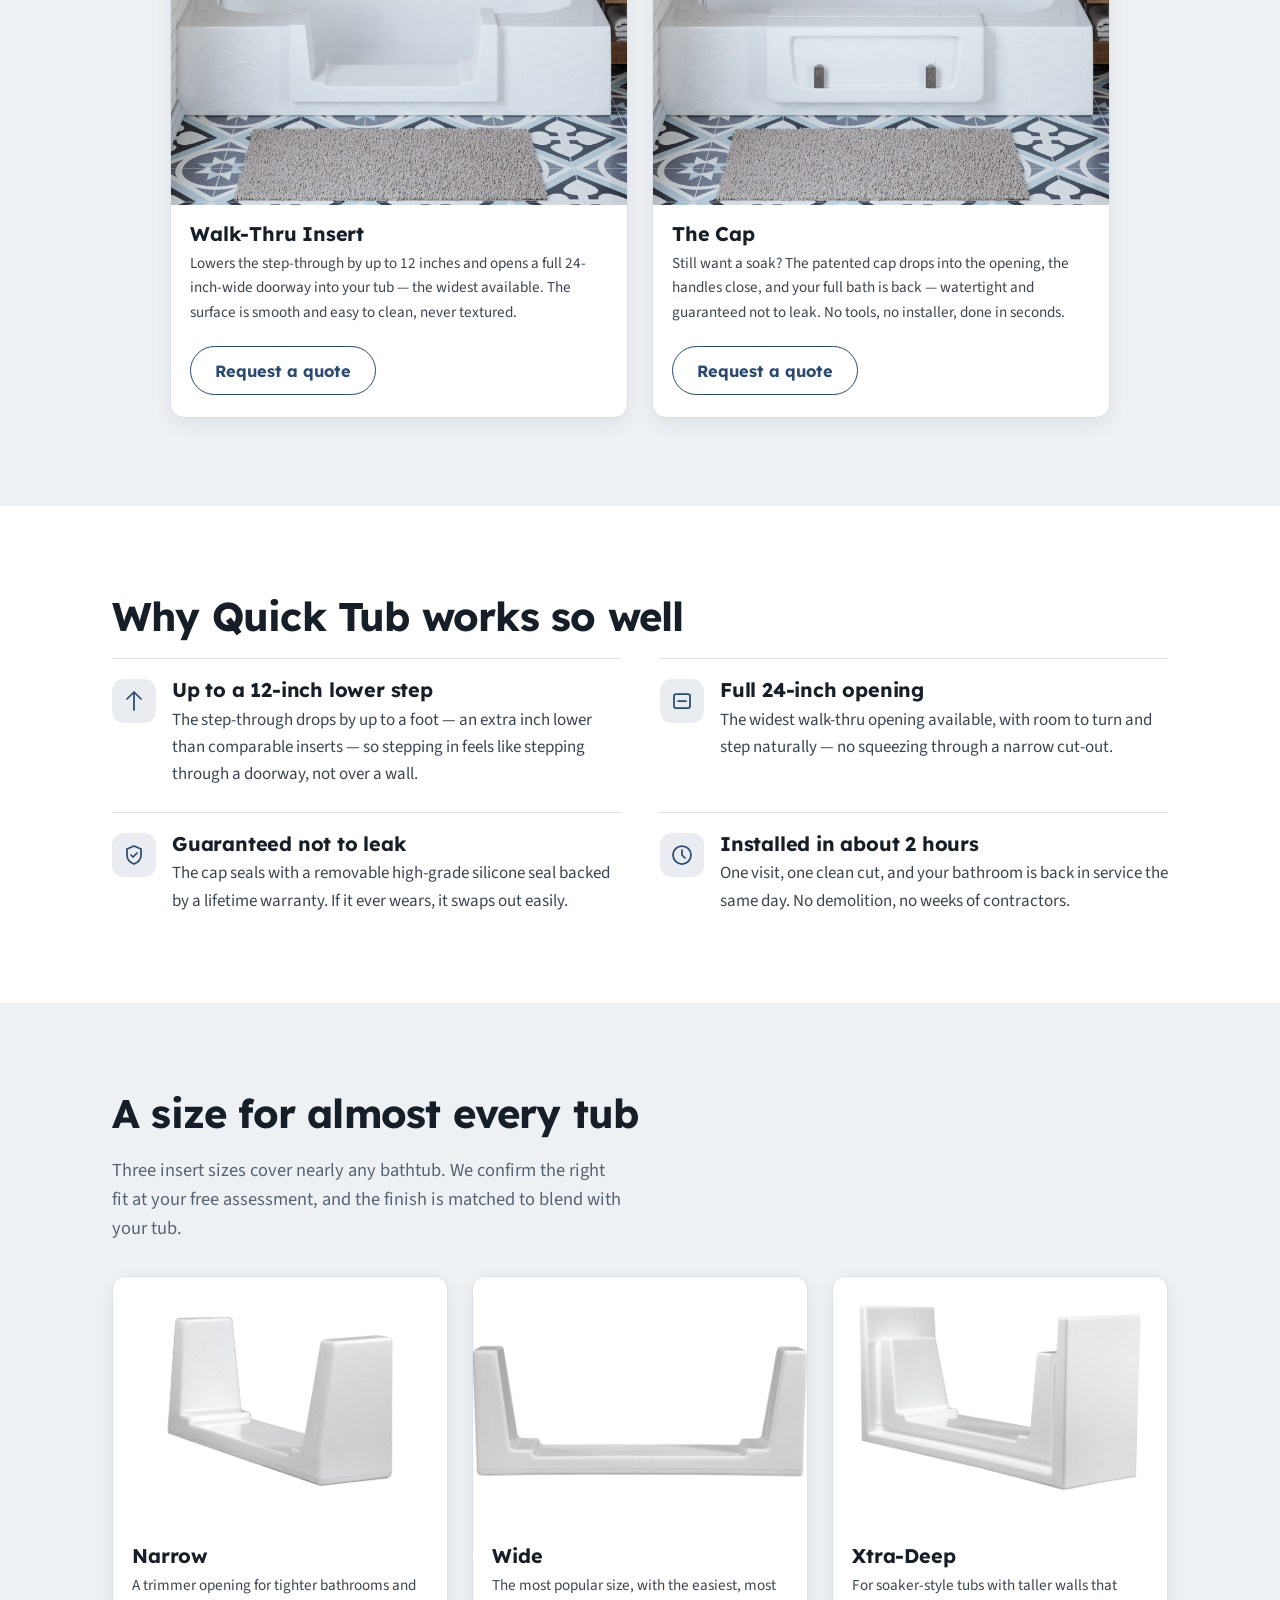
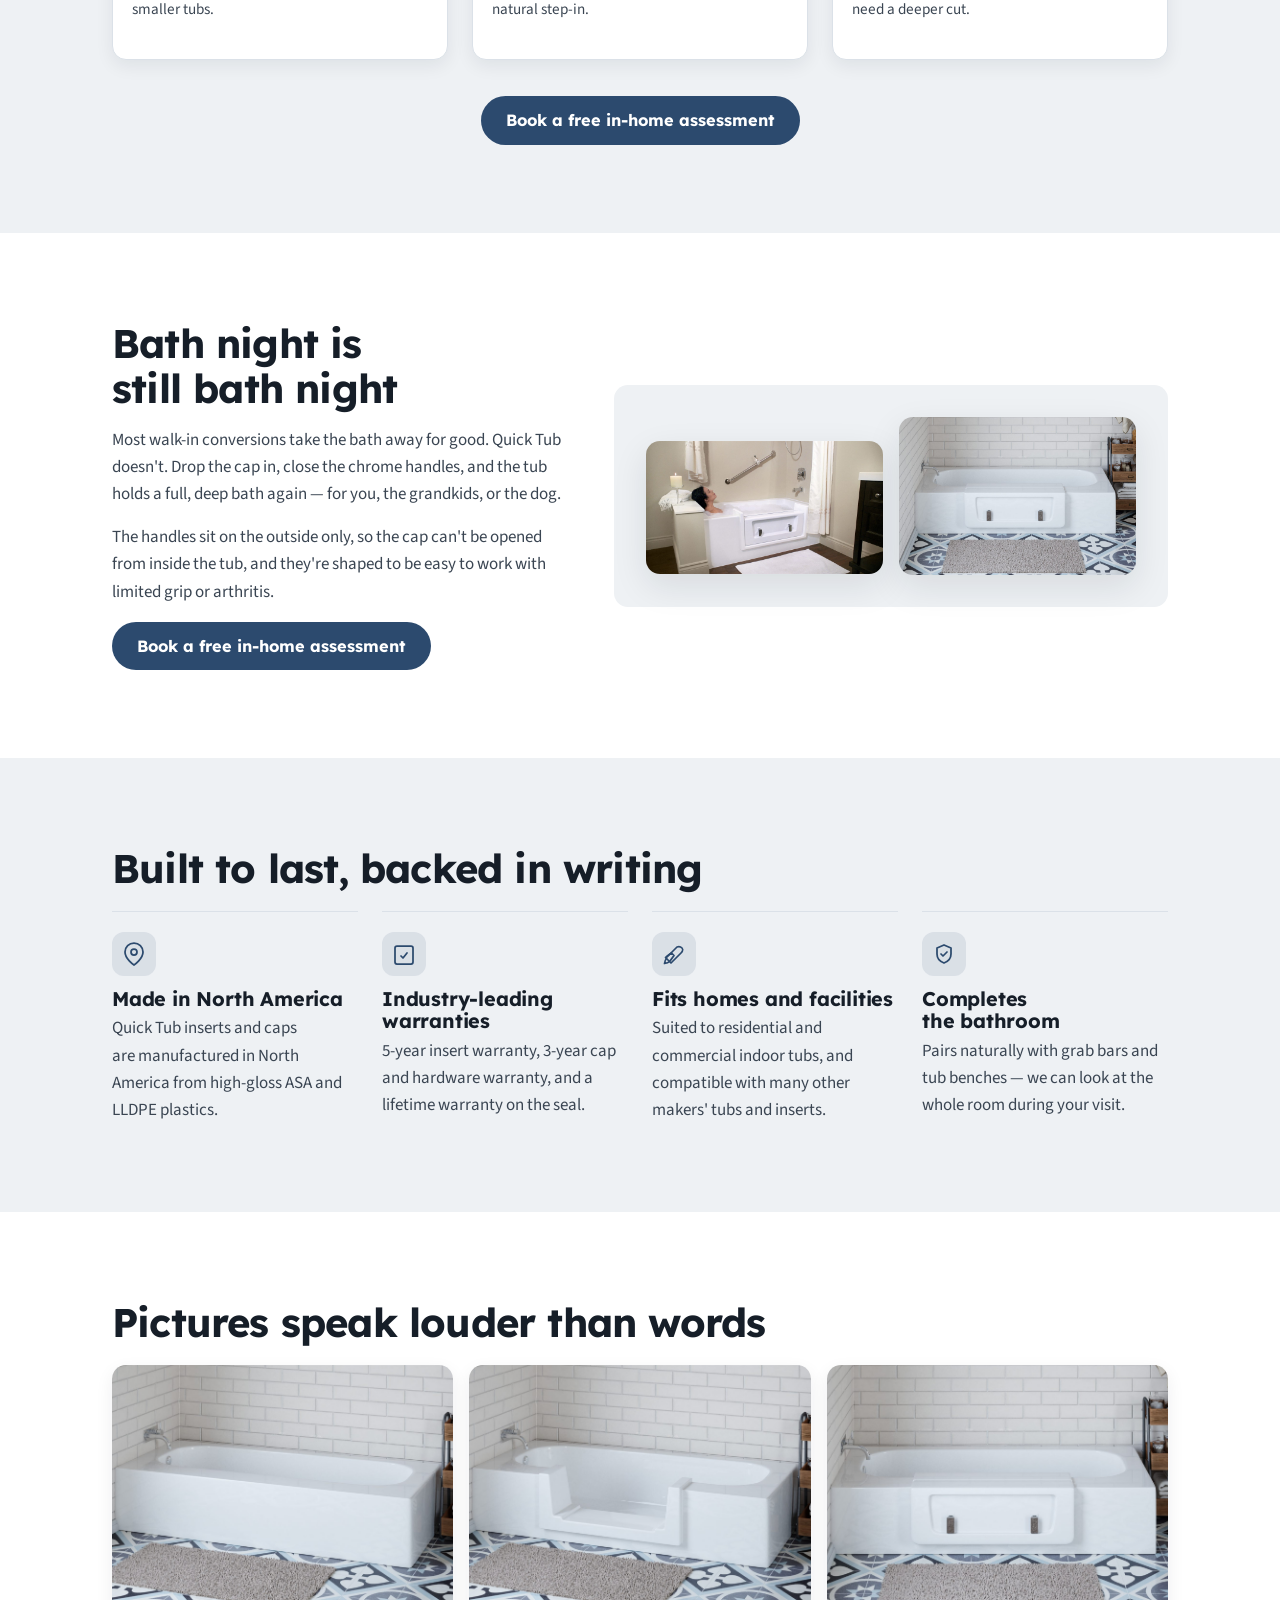
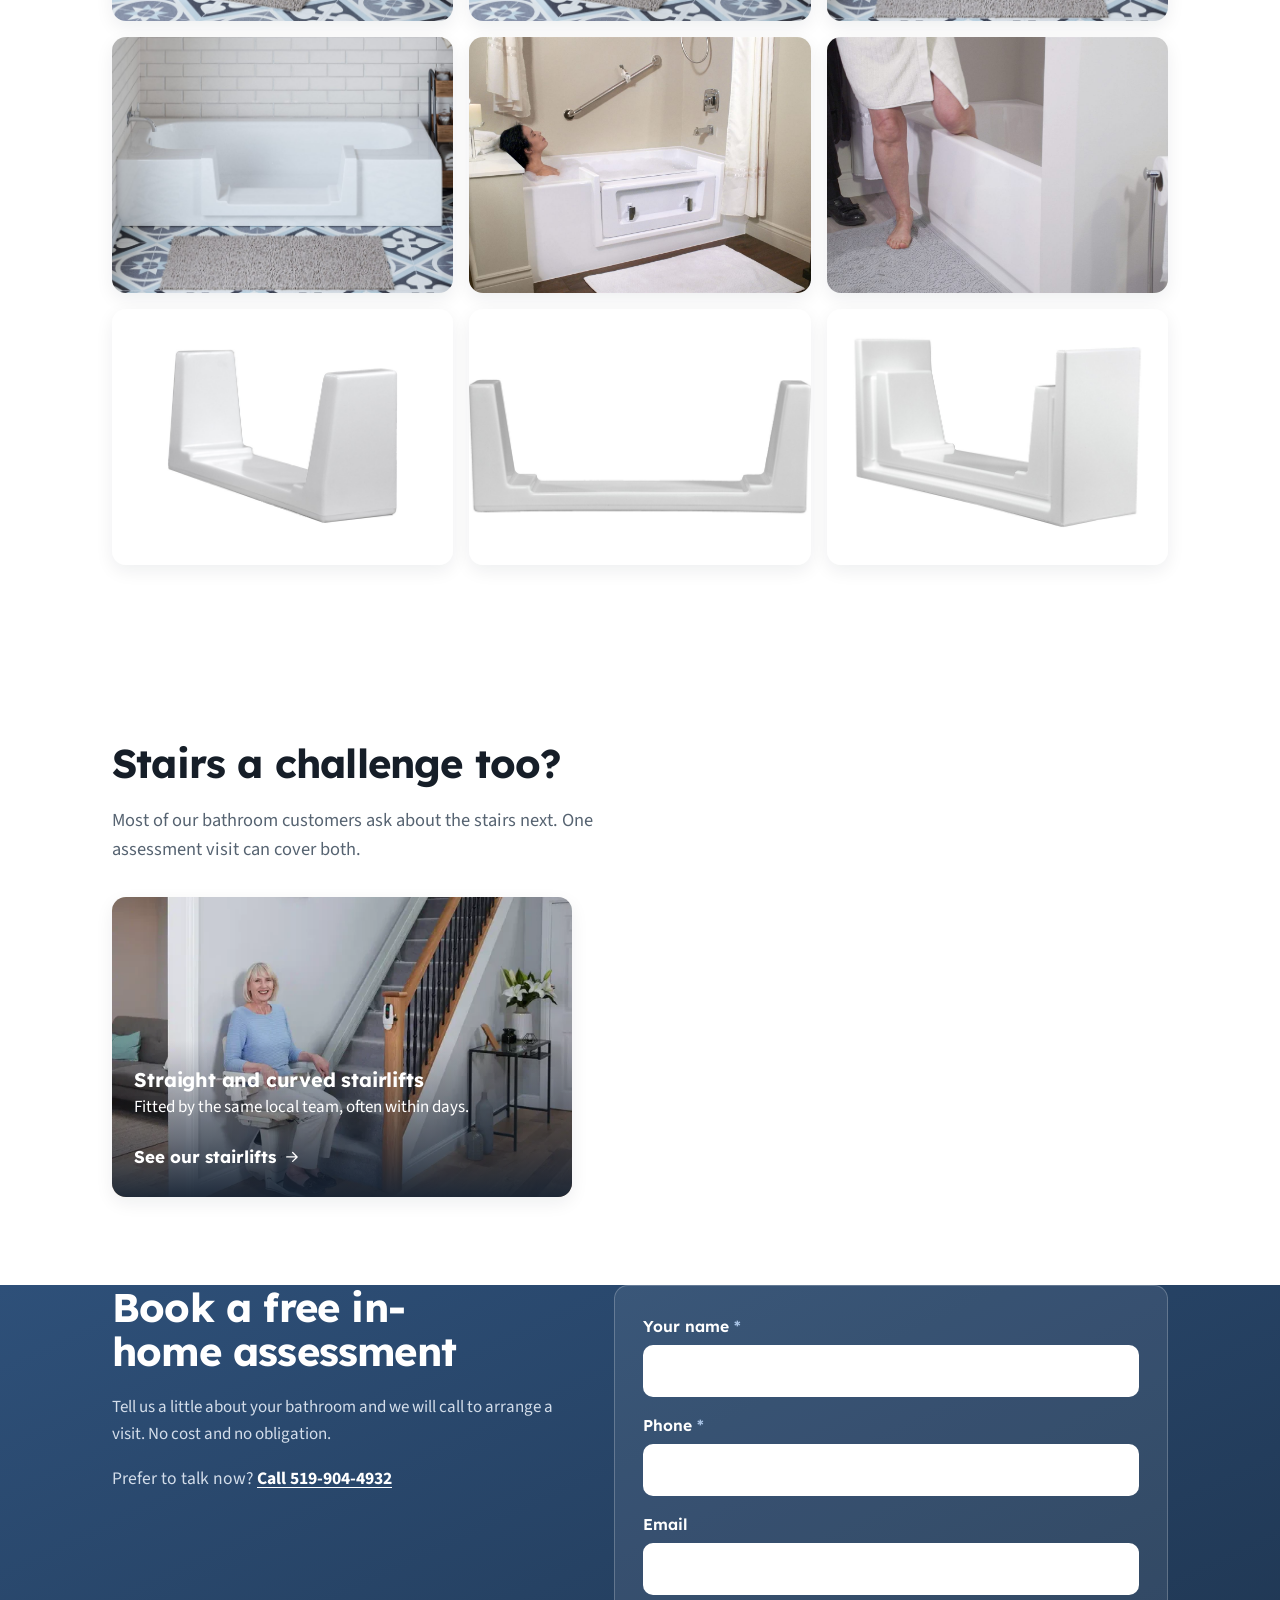
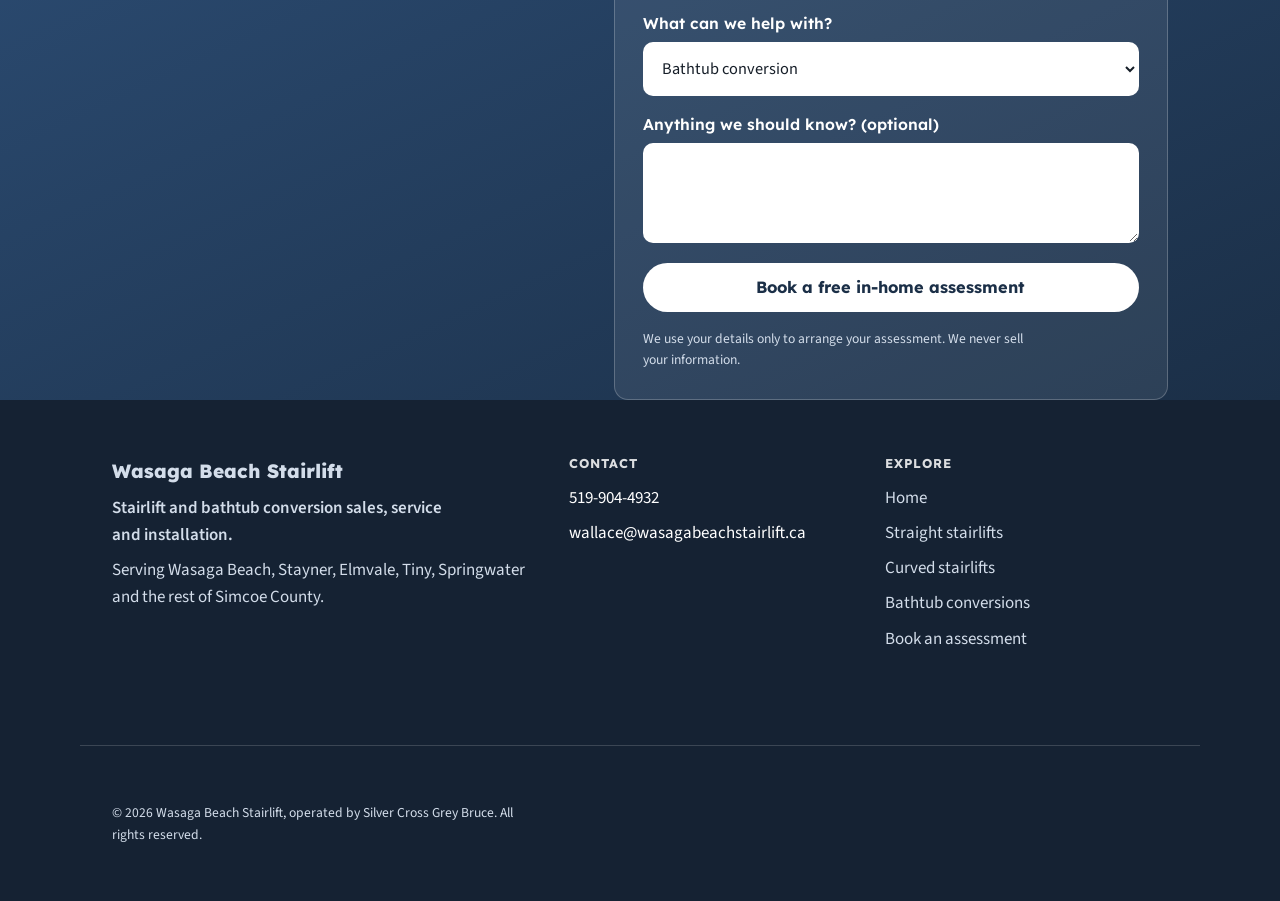
<file: bathrooms.html>
<!DOCTYPE html>
<html lang="en-CA">
<head>
<meta charset="utf-8">
<meta name="viewport" content="width=device-width, initial-scale=1">
<title>Bathtub Conversions | Wasaga Beach Stairlift</title>
<meta name="description" content="Quick Tub walk-thru inserts turn your tub into a safe step-in shower in about 2 hours, and back to a full bath in seconds. Free assessment in Wasaga Beach.">
<meta name="theme-color" content="#1b2f47">
<link rel="icon" type="image/svg+xml" href="favicon.svg">
<link rel="icon" type="image/png" sizes="48x48" href="favicon-48.png">
<link rel="icon" type="image/png" sizes="192x192" href="favicon-192.png">
<link rel="apple-touch-icon" href="apple-touch-icon.png">
<link rel="canonical" href="https://wasagabeachstairlift.ca/bathrooms">
<meta property="og:type" content="website">
<meta property="og:site_name" content="Wasaga Beach Stairlift">
<meta property="og:locale" content="en_CA">
<meta property="og:title" content="Bathtub Conversions | Wasaga Beach Stairlift">
<meta property="og:description" content="Quick Tub walk-thru inserts convert the bathtub you already own into a safe step-in shower in about 2 hours. Free in-home assessment in Wasaga Beach and Simcoe County.">
<meta property="og:url" content="https://wasagabeachstairlift.ca/bathrooms">
<meta property="og:image" content="https://wasagabeachstairlift.ca/images/bath-insert-open.jpg">
<meta name="twitter:card" content="summary_large_image">
<link rel="stylesheet" href="styles.css">
<script src="tracking.js" defer></script>
</head>
<body>
<a class="skip" href="#main">Skip to content</a>

<!-- ===== Header ===== -->
<header class="site-header">
  <div class="wrap nav">
    <a class="brand" href="./">
      <b>Wasaga Beach Stairlift</b>
      <span>Sales, service &amp; installation</span>
    </a>
    <nav class="nav-links" aria-label="Primary">
      <a href="straight-stairlifts">Straight</a>
      <a href="curved-stairlifts">Curved</a>
      <a href="bathrooms" aria-current="page">Bathrooms</a>
      <a href="./#why">Why us</a>
      <a href="#book">Book</a>
    </nav>
    <div class="nav-actions">
      <a class="nav-phone" href="tel:+15199044932" aria-label="Call 519-904-4932">
        <svg viewBox="0 0 24 24" fill="none" stroke="currentColor" stroke-width="1.75" stroke-linecap="round" stroke-linejoin="round" aria-hidden="true"><path d="M22 16.9v3a2 2 0 0 1-2.2 2 19.8 19.8 0 0 1-8.6-3.1 19.5 19.5 0 0 1-6-6A19.8 19.8 0 0 1 2.1 4.2 2 2 0 0 1 4.1 2h3a2 2 0 0 1 2 1.7c.1.9.3 1.8.6 2.6a2 2 0 0 1-.5 2.1L10 9.6a16 16 0 0 0 6 6l1.2-1.2a2 2 0 0 1 2.1-.4c.8.3 1.7.5 2.6.6a2 2 0 0 1 1.7 2Z"/></svg>
        <span>519-904-4932</span>
      </a>
      <a class="btn btn--solid nav-book" href="#book">Book a free assessment</a>
      <details class="m-menu">
        <summary aria-label="Open menu">
          <svg viewBox="0 0 24 24" fill="none" stroke="currentColor" stroke-width="1.75" stroke-linecap="round" aria-hidden="true"><path d="M4 7h16M4 12h16M4 17h16"/></svg>
        </summary>
        <div class="m-panel">
          <a href="straight-stairlifts">Straight stairlifts</a>
          <a href="curved-stairlifts">Curved stairlifts</a>
          <a href="bathrooms">Bathtub conversions</a>
          <a href="./#why">Why us</a>
          <a href="#book">Book a free assessment</a>
          <a href="tel:+15199044932">Call 519-904-4932</a>
        </div>
      </details>
    </div>
  </div>
</header>

<main id="main">

  <!-- ===== Hero (full-bleed photo) ===== -->
  <section class="hero-photo hero-photo--sub">
    <img class="hero-bg" src="images/bath-insert-open.jpg" alt="A bathtub converted to a step-in shower with the Quick Tub walk-thru insert, in a tiled bathroom" fetchpriority="high" width="1600" height="1067">
    <div class="scrim"></div>
    <div class="wrap">
      <div class="hero-inner">
        <span class="hero-badge">Quick Tub walk-thru inserts &amp; caps</span>
        <h1>Bathtub conversions</h1>
        <p class="lead">Turn the bathtub you already own into a safe, step-in shower — and back into a full bath in seconds. Installed in about 2 hours, no renovation.</p>
        <div class="hero-actions">
          <a class="btn btn--onband" href="#book">Book a free in-home assessment</a>
          <a class="btn btn--ghostband" href="tel:+15199044932">Call 519-904-4932</a>
        </div>
      </div>
    </div>
  </section>

  <!-- ===== Problem / solution ===== -->
  <section class="section">
    <div class="wrap split split--rev">
      <div class="split-copy">
        <h2>Getting into the tub shouldn't be the hardest part of your day</h2>
        <p>A standard tub wall is a tall, slippery step — and it gets harder every year. Most falls at home happen in the bathroom, and a full renovation is slow, disruptive and means weeks without a working bathroom.</p>
        <p>There's a simpler answer. We cut a walk-thru opening into the tub you already own and fit a smooth, sealed insert — done in about 2 hours, and your bathroom stays your bathroom.</p>
        <a class="btn btn--solid" href="#book">Book a free in-home assessment</a>
      </div>
      <div class="split-media split-media--single">
        <img src="images/bath-step-problem.jpg" alt="A person carefully lifting their leg over a high bathtub wall" loading="lazy" width="1600" height="900">
      </div>
    </div>
  </section>

  <!-- ===== The two-part system ===== -->
  <section class="section mist">
    <div class="wrap">
      <h2>One tub, two ways to use it</h2>
      <p class="section-lead">The Quick Tub system has two parts: the insert makes your tub a step-in shower, and the cap turns it back into a full bath whenever you want one.</p>
      <div class="product-grid product-grid--2">
        <div class="product-card">
          <img src="images/bath-insert-open.jpg" alt="Bathtub with the walk-thru insert open for easy step-in access" loading="lazy" width="1600" height="1067">
          <div class="product-body">
            <h3>Walk-Thru Insert</h3>
            <p>Lowers the step-through by up to 12 inches and opens a full 24-inch-wide doorway into your tub — the widest available. The surface is smooth and easy to clean, never textured.</p>
            <a class="btn btn--ghost" href="#book">Request a quote</a>
          </div>
        </div>
        <div class="product-card">
          <img src="images/bath-cap-closed.jpg" alt="The same bathtub with the cap dropped in and handles closed, ready for a full bath" loading="lazy" width="1600" height="1067">
          <div class="product-body">
            <h3>The Cap</h3>
            <p>Still want a soak? The patented cap drops into the opening, the handles close, and your full bath is back — watertight and guaranteed not to leak. No tools, no installer, done in seconds.</p>
            <a class="btn btn--ghost" href="#book">Request a quote</a>
          </div>
        </div>
      </div>
    </div>
  </section>

  <!-- ===== Key features ===== -->
  <section class="section">
    <div class="wrap">
      <h2>Why Quick Tub works so well</h2>
      <div class="why-grid">
        <div class="why-item">
          <span class="why-ic"><svg viewBox="0 0 24 24" fill="none" stroke="currentColor" stroke-width="1.75" stroke-linecap="round" stroke-linejoin="round" aria-hidden="true"><path d="M12 3v18M5 10l7-7 7 7"/></svg></span>
          <div><h3>Up to a 12-inch lower step</h3><p>The step-through drops by up to a foot — an extra inch lower than comparable inserts — so stepping in feels like stepping through a doorway, not over a wall.</p></div>
        </div>
        <div class="why-item">
          <span class="why-ic"><svg viewBox="0 0 24 24" fill="none" stroke="currentColor" stroke-width="1.75" stroke-linecap="round" stroke-linejoin="round" aria-hidden="true"><path d="M8 12h8M4 12h.01M20 12h.01M6 5h12a2 2 0 0 1 2 2v10a2 2 0 0 1-2 2H6a2 2 0 0 1-2-2V7a2 2 0 0 1 2-2Z"/></svg></span>
          <div><h3>Full 24-inch opening</h3><p>The widest walk-thru opening available, with room to turn and step naturally — no squeezing through a narrow cut-out.</p></div>
        </div>
        <div class="why-item">
          <span class="why-ic"><svg viewBox="0 0 24 24" fill="none" stroke="currentColor" stroke-width="1.75" stroke-linecap="round" stroke-linejoin="round" aria-hidden="true"><path d="M12 3l7 3v6c0 4.5-3 7.5-7 9-4-1.5-7-4.5-7-9V6l7-3Z"/><path d="M9 12l2 2 4-4"/></svg></span>
          <div><h3>Guaranteed not to leak</h3><p>The cap seals with a removable high-grade silicone seal backed by a lifetime warranty. If it ever wears, it swaps out easily.</p></div>
        </div>
        <div class="why-item">
          <span class="why-ic"><svg viewBox="0 0 24 24" fill="none" stroke="currentColor" stroke-width="1.75" stroke-linecap="round" stroke-linejoin="round" aria-hidden="true"><circle cx="12" cy="12" r="9"/><path d="M12 7v5l3 3"/></svg></span>
          <div><h3>Installed in about 2 hours</h3><p>One visit, one clean cut, and your bathroom is back in service the same day. No demolition, no weeks of contractors.</p></div>
        </div>
      </div>
    </div>
  </section>

  <!-- ===== Sizes ===== -->
  <section class="section mist">
    <div class="wrap">
      <h2>A size for almost every tub</h2>
      <p class="section-lead">Three insert sizes cover nearly any bathtub. We confirm the right fit at your free assessment, and the finish is matched to blend with your tub.</p>
      <div class="product-grid product-grid--3">
        <div class="product-card">
          <img src="images/bath-size-narrow.jpg" alt="The Narrow walk-thru insert with a trimmer opening" loading="lazy" width="1600" height="1068">
          <div class="product-body">
            <h3>Narrow</h3>
            <p>A trimmer opening for tighter bathrooms and smaller tubs.</p>
          </div>
        </div>
        <div class="product-card">
          <img src="images/bath-size-wide.jpg" alt="The Wide walk-thru insert, the most popular size" loading="lazy" width="1600" height="1068">
          <div class="product-body">
            <h3>Wide</h3>
            <p>The most popular size, with the easiest, most natural step-in.</p>
          </div>
        </div>
        <div class="product-card">
          <img src="images/bath-size-xtradeep.jpg" alt="The Xtra-Deep walk-thru insert for deeper soaker-style tubs" loading="lazy" width="1600" height="1068">
          <div class="product-body">
            <h3>Xtra-Deep</h3>
            <p>For soaker-style tubs with taller walls that need a deeper cut.</p>
          </div>
        </div>
      </div>
      <div class="section-cta">
        <a class="btn btn--solid" href="#book">Book a free in-home assessment</a>
      </div>
    </div>
  </section>

  <!-- ===== Bath restored ===== -->
  <section class="section">
    <div class="wrap split split--rev">
      <div class="split-copy">
        <h2>Bath night is still bath night</h2>
        <p>Most walk-in conversions take the bath away for good. Quick Tub doesn't. Drop the cap in, close the chrome handles, and the tub holds a full, deep bath again — for you, the grandkids, or the dog.</p>
        <p>The handles sit on the outside only, so the cap can't be opened from inside the tub, and they're shaped to be easy to work with limited grip or arthritis.</p>
        <a class="btn btn--solid" href="#book">Book a free in-home assessment</a>
      </div>
      <div class="split-media">
        <img src="images/bath-relaxing.jpg" alt="A woman relaxing in a full bubble bath with the cap in place and a grab bar on the wall" loading="lazy" width="1600" height="900">
        <img src="images/bath-cap-closed.jpg" alt="Close view of the cap closed in the tub wall with chrome handles" loading="lazy" width="1600" height="1067">
      </div>
    </div>
  </section>

  <!-- ===== Quality strip ===== -->
  <section class="section mist">
    <div class="wrap">
      <h2>Built to last, backed in writing</h2>
      <div class="why-grid power-grid">
        <div class="why-item">
          <span class="why-ic"><svg viewBox="0 0 24 24" fill="none" stroke="currentColor" stroke-width="1.75" stroke-linecap="round" stroke-linejoin="round" aria-hidden="true"><path d="M21 10c0 7-9 13-9 13s-9-6-9-13a9 9 0 0 1 18 0Z"/><circle cx="12" cy="10" r="3"/></svg></span>
          <div><h3>Made in North America</h3><p>Quick Tub inserts and caps are manufactured in North America from high-gloss ASA and LLDPE plastics.</p></div>
        </div>
        <div class="why-item">
          <span class="why-ic"><svg viewBox="0 0 24 24" fill="none" stroke="currentColor" stroke-width="1.75" stroke-linecap="round" stroke-linejoin="round" aria-hidden="true"><rect x="3" y="4" width="18" height="18" rx="2"/><path d="M9 14l2 2 4-5"/></svg></span>
          <div><h3>Industry-leading warranties</h3><p>5-year insert warranty, 3-year cap and hardware warranty, and a lifetime warranty on the seal.</p></div>
        </div>
        <div class="why-item">
          <span class="why-ic"><svg viewBox="0 0 24 24" fill="none" stroke="currentColor" stroke-width="1.75" stroke-linecap="round" stroke-linejoin="round" aria-hidden="true"><path d="M4.5 16.5c-1.5 1.5-2 5-2 5s3.5-.5 5-2c.8-.8 1.9-2.2 2.7-3.4l1.8-2.6-2.5-2.5-2.6 1.8c-1.2.8-2.6 1.9-3.4 2.7Z"/><path d="M15 5s3-1 5 1-1 5-1 5L9 21l-5-5 10-10Z"/></svg></span>
          <div><h3>Fits homes and facilities</h3><p>Suited to residential and commercial indoor tubs, and compatible with many other makers' tubs and inserts.</p></div>
        </div>
        <div class="why-item">
          <span class="why-ic"><svg viewBox="0 0 24 24" fill="none" stroke="currentColor" stroke-width="1.75" stroke-linecap="round" stroke-linejoin="round" aria-hidden="true"><path d="M12 3l7 3v6c0 4.5-3 7.5-7 9-4-1.5-7-4.5-7-9V6l7-3Z"/><path d="M9 12l2 2 4-4"/></svg></span>
          <div><h3>Completes the bathroom</h3><p>Pairs naturally with grab bars and tub benches — we can look at the whole room during your visit.</p></div>
        </div>
      </div>
    </div>
  </section>

  <!-- ===== Gallery ===== -->
  <section class="section">
    <div class="wrap">
      <h2>Pictures speak louder than words</h2>
      <div class="gallery-grid">
        <img src="images/bath-before.jpg" alt="Before: a standard tub with a tall wall" loading="lazy" width="1600" height="1067">
        <img src="images/bath-after.jpg" alt="After: the same tub with a walk-thru opening" loading="lazy" width="1600" height="1067">
        <img src="images/bath-cap-closed.jpg" alt="The cap in place, restoring the tub for a full bath" loading="lazy" width="1600" height="1067">
        <img src="images/bath-insert-open.jpg" alt="Bathtub converted to a step-in shower with the walk-thru insert" loading="lazy" width="1600" height="1067">
        <img src="images/bath-relaxing.jpg" alt="A woman enjoying a full bath with the cap installed" loading="lazy" width="1600" height="900">
        <img src="images/bath-step-problem.jpg" alt="The high step of an unconverted tub" loading="lazy" width="1600" height="900">
        <img src="images/bath-size-narrow.jpg" alt="The Narrow insert" loading="lazy" width="1600" height="1068">
        <img src="images/bath-size-wide.jpg" alt="The Wide insert" loading="lazy" width="1600" height="1068">
        <img src="images/bath-size-xtradeep.jpg" alt="The Xtra-Deep insert" loading="lazy" width="1600" height="1068">
      </div>
    </div>
  </section>

  <!-- ===== Cross-link to stairlifts ===== -->
  <section class="section">
    <div class="wrap">
      <h2>Stairs a challenge too?</h2>
      <p class="section-lead">Most of our bathroom customers ask about the stairs next. One assessment visit can cover both.</p>
      <a class="choose-card choose-card--photo choose-card--inline" href="./">
        <img src="images/straight-lady.webp" alt="A woman seated comfortably on her stairlift at the foot of a carpeted staircase" loading="lazy" width="640" height="474">
        <div class="cc-body">
          <h3>Straight and curved stairlifts</h3>
          <p>Fitted by the same local team, often within days.</p>
          <span class="choose-go">See our stairlifts
            <svg viewBox="0 0 24 24" fill="none" stroke="currentColor" stroke-width="1.75" stroke-linecap="round" stroke-linejoin="round" aria-hidden="true"><path d="M5 12h14M13 6l6 6-6 6"/></svg>
          </span>
        </div>
      </a>
    </div>
  </section>

  <!-- ===== Book / assessment ===== -->
  <section class="band cta" id="book">
    <div class="wrap cta-grid">
      <div class="cta-copy">
        <h2>Book a free in-home assessment</h2>
        <p>Tell us a little about your bathroom and we will call to arrange a visit. No cost and no obligation.</p>
        <p class="cta-phone">Prefer to talk now? <a href="tel:+15199044932">Call 519-904-4932</a></p>
      </div>
      <!-- This form needs a handler to actually send. See README (Formspree or Cloudflare Pages Forms). -->
      <form class="form" action="https://formspree.io/f/xeebwbpz" method="post">
        <input type="hidden" name="_subject" value="New booking request from wasagabeachstairlift.ca">
        <input type="text" name="_gotcha" style="display:none" tabindex="-1" autocomplete="off" aria-hidden="true">
        <div class="field">
          <label for="name">Your name <span class="req" aria-hidden="true">*</span></label>
          <input id="name" name="name" type="text" autocomplete="name" required>
        </div>
        <div class="field">
          <label for="phone">Phone <span class="req" aria-hidden="true">*</span></label>
          <input id="phone" name="phone" type="tel" autocomplete="tel" required>
        </div>
        <div class="field">
          <label for="email">Email</label>
          <input id="email" name="email" type="email" autocomplete="email">
        </div>
        <div class="field">
          <label for="stairs">What can we help with?</label>
          <select id="stairs" name="stairs">
            <option>Bathtub conversion</option>
            <option>Stairlift</option>
            <option>Both</option>
            <option>Not sure yet</option>
          </select>
        </div>
        <div class="field">
          <label for="msg">Anything we should know? (optional)</label>
          <textarea id="msg" name="msg" rows="3"></textarea>
        </div>
        <button class="btn btn--onband" type="submit">Book a free in-home assessment</button>
        <p class="form-fine">We use your details only to arrange your assessment. We never sell your information.</p>
      </form>
    </div>
  </section>

</main>

<!-- ===== Footer ===== -->
<footer class="footer">
  <div class="wrap footer-grid">
    <div>
      <p class="foot-brand">Wasaga Beach Stairlift</p>
      <p class="foot-sub">Stairlift and bathtub conversion sales, service and installation.</p>
      <p>Serving Wasaga Beach, Stayner, Elmvale, Tiny, Springwater and the rest of Simcoe County.</p>
    </div>
    <div>
      <h4>Contact</h4>
      <p><a href="tel:+15199044932">519-904-4932</a></p>
      <p><a href="mailto:wallace@wasagabeachstairlift.ca">wallace@wasagabeachstairlift.ca</a></p>
    </div>
    <nav aria-label="Footer">
      <h4>Explore</h4>
      <a href="./">Home</a>
      <a href="straight-stairlifts">Straight stairlifts</a>
      <a href="curved-stairlifts">Curved stairlifts</a>
      <a href="bathrooms">Bathtub conversions</a>
      <a href="#book">Book an assessment</a>
    </nav>
  </div>
  <div class="wrap foot-legal">
    <p>&copy; 2026 Wasaga Beach Stairlift, operated by Silver Cross Grey Bruce. All rights reserved.</p>
  </div>
</footer>

<!-- Mobile sticky call bar -->
<a class="callbar" href="tel:+15199044932">
  <svg viewBox="0 0 24 24" fill="none" stroke="currentColor" stroke-width="1.75" stroke-linecap="round" stroke-linejoin="round" aria-hidden="true"><path d="M22 16.9v3a2 2 0 0 1-2.2 2 19.8 19.8 0 0 1-8.6-3.1 19.5 19.5 0 0 1-6-6A19.8 19.8 0 0 1 2.1 4.2 2 2 0 0 1 4.1 2h3a2 2 0 0 1 2 1.7c.1.9.3 1.8.6 2.6a2 2 0 0 1-.5 2.1L10 9.6a16 16 0 0 0 6 6l1.2-1.2a2 2 0 0 1 2.1-.4c.8.3 1.7.5 2.6.6a2 2 0 0 1 1.7 2Z"/></svg>
  Call 519-904-4932
</a>

<script type="application/ld+json">
{
  "@context": "https://schema.org",
  "@type": "Service",
  "serviceType": "Bathtub conversion",
  "name": "Quick Tub Bathtub Conversion",
  "description": "Walk-thru insert and cap system that converts an existing bathtub into a step-in shower in about 2 hours, and back to a full bath in seconds. Sold and installed in Wasaga Beach and Simcoe County.",
  "image": "https://wasagabeachstairlift.ca/images/bath-insert-open.jpg",
  "provider": { "@type": "LocalBusiness", "name": "Wasaga Beach Stairlift", "telephone": "+1-519-904-4932", "url": "https://wasagabeachstairlift.ca/" },
  "areaServed": ["Wasaga Beach","Stayner","Elmvale","Tiny","Springwater","Simcoe County"],
  "url": "https://wasagabeachstairlift.ca/bathrooms"
}
</script>
<script type="application/ld+json">
{
  "@context": "https://schema.org",
  "@type": "BreadcrumbList",
  "itemListElement": [
    { "@type": "ListItem", "position": 1, "name": "Home", "item": "https://wasagabeachstairlift.ca/" },
    { "@type": "ListItem", "position": 2, "name": "Bathtub Conversions", "item": "https://wasagabeachstairlift.ca/bathrooms" }
  ]
}
</script>
<script src="script.js" defer></script>
</body>
</html>
</file>
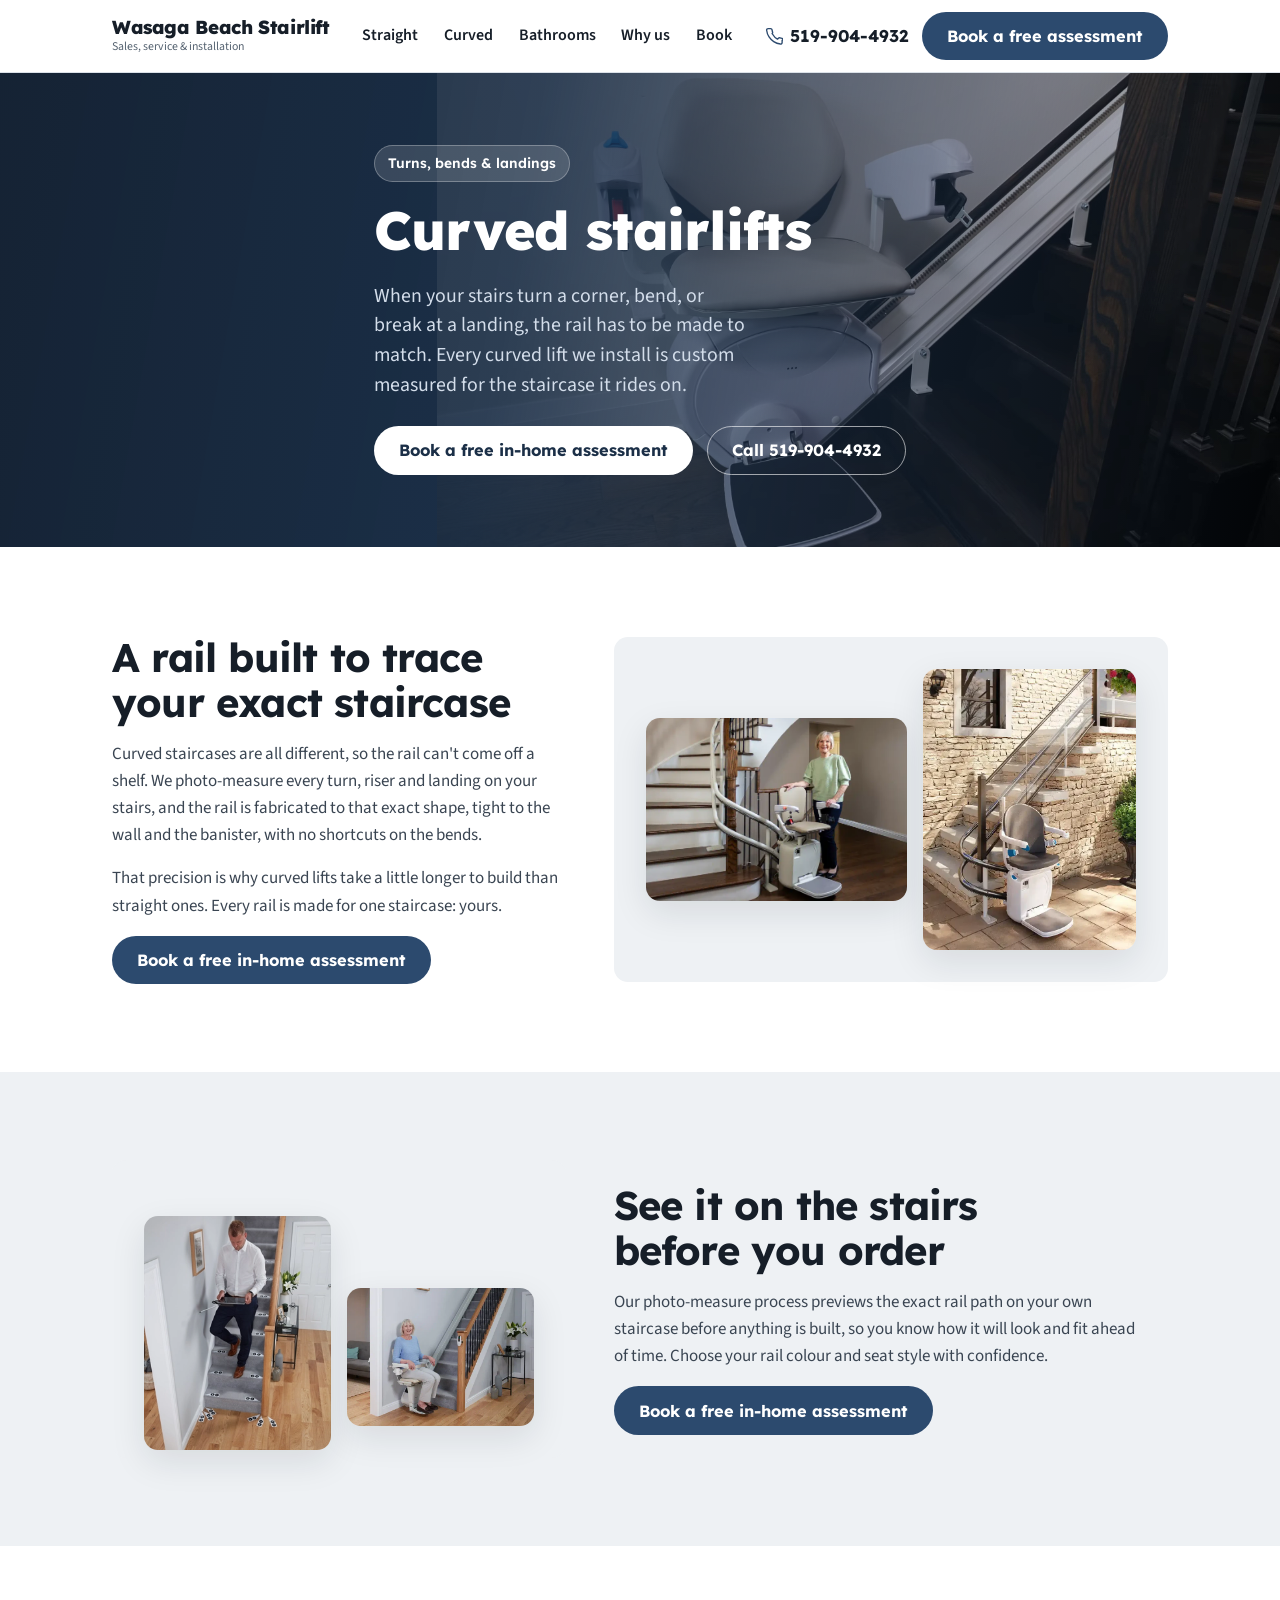
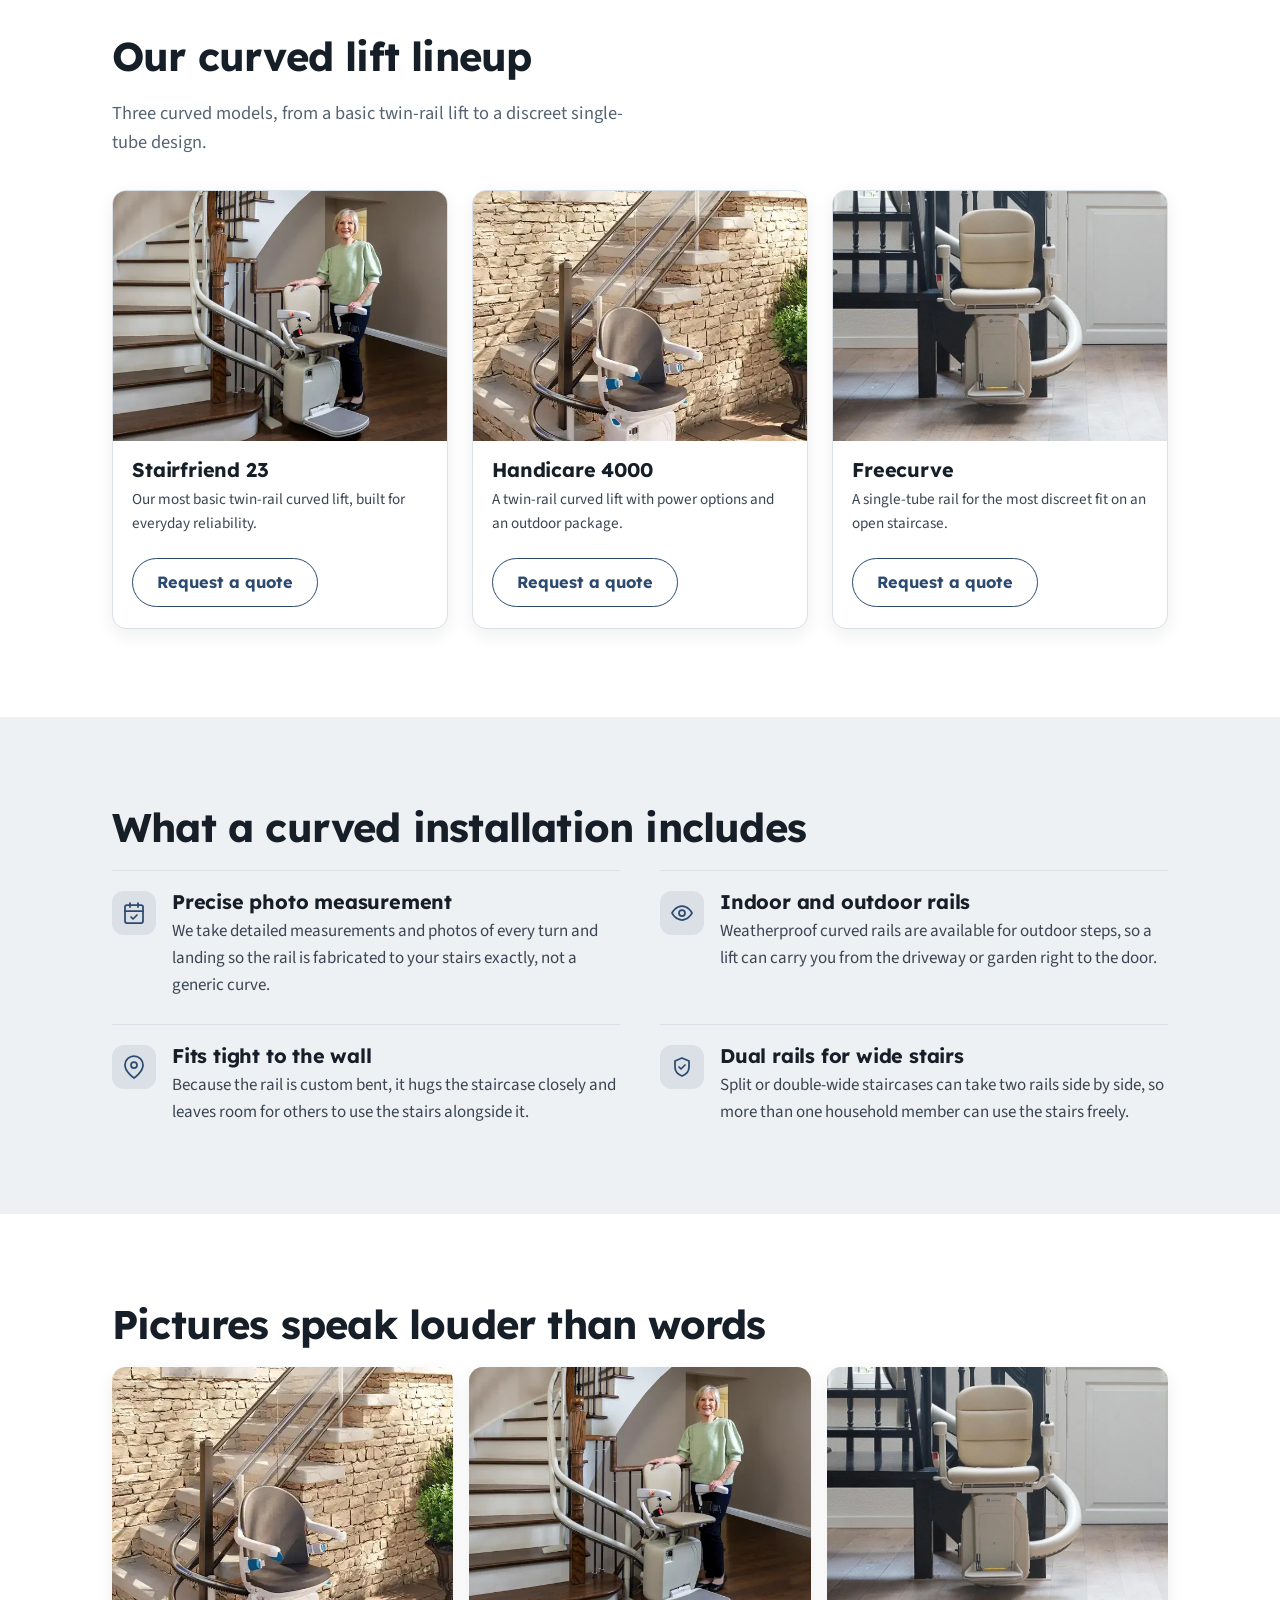
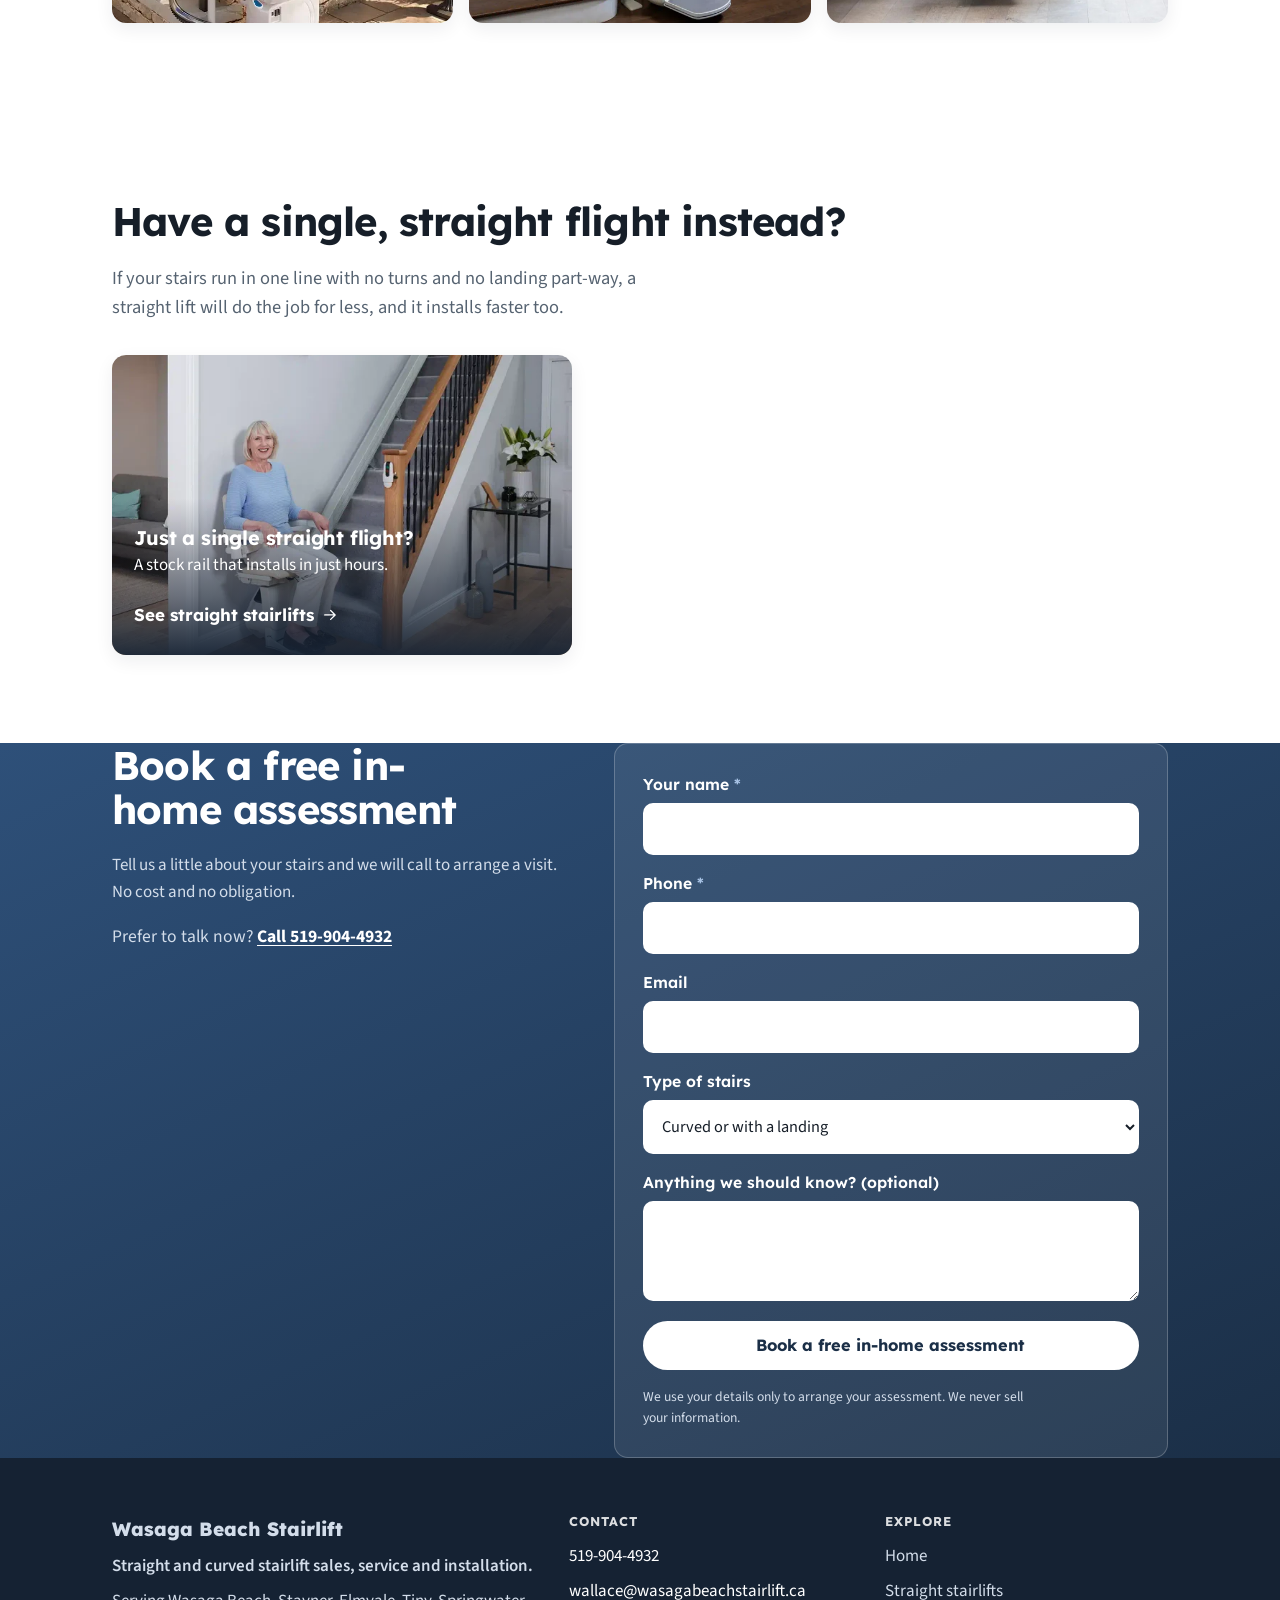
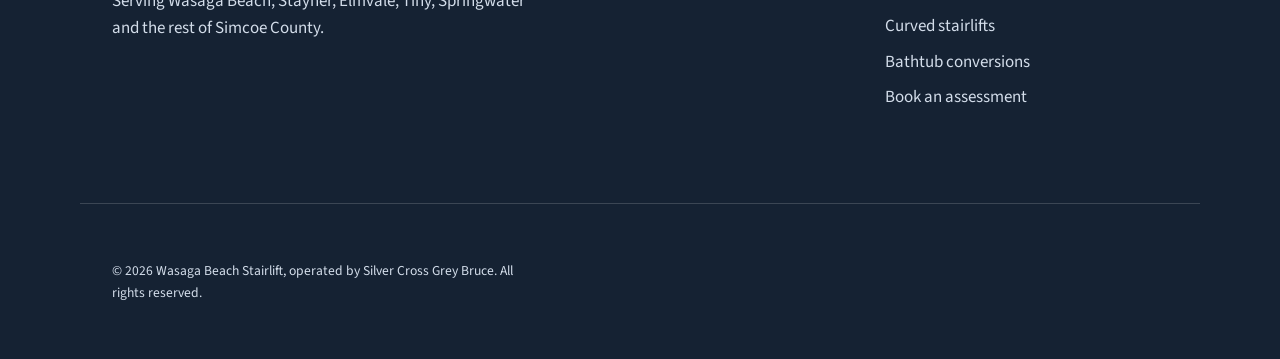
<file: curved-stairlifts.html>
<!DOCTYPE html>
<html lang="en-CA">
<head>
<meta charset="utf-8">
<meta name="viewport" content="width=device-width, initial-scale=1">
<title>Curved Stairlifts | Wasaga Beach Stairlift</title>
<meta name="description" content="Custom curved stairlifts for staircases with turns or landings, sold and installed locally in Wasaga Beach and Simcoe County. Free in-home assessment.">
<meta name="theme-color" content="#1b2f47">
<link rel="icon" type="image/svg+xml" href="favicon.svg">
<link rel="icon" type="image/png" sizes="48x48" href="favicon-48.png">
<link rel="icon" type="image/png" sizes="192x192" href="favicon-192.png">
<link rel="apple-touch-icon" href="apple-touch-icon.png">
<link rel="canonical" href="https://wasagabeachstairlift.ca/curved-stairlifts">
<meta property="og:type" content="website">
<meta property="og:site_name" content="Wasaga Beach Stairlift">
<meta property="og:locale" content="en_CA">
<meta property="og:title" content="Curved Stairlifts | Wasaga Beach Stairlift">
<meta property="og:description" content="Custom curved stairlifts for staircases with turns or landings, sold, installed and serviced locally in Wasaga Beach and Simcoe County. Free in-home assessment.">
<meta property="og:url" content="https://wasagabeachstairlift.ca/curved-stairlifts">
<meta property="og:image" content="https://wasagabeachstairlift.ca/images/curved-outside.webp">
<meta name="twitter:card" content="summary_large_image">
<link rel="stylesheet" href="styles.css">
<script src="tracking.js" defer></script>
</head>
<body>
<a class="skip" href="#main">Skip to content</a>

<!-- ===== Header ===== -->
<header class="site-header">
  <div class="wrap nav">
    <a class="brand" href="./">
      <b>Wasaga Beach Stairlift</b>
      <span>Sales, service &amp; installation</span>
    </a>
    <nav class="nav-links" aria-label="Primary">
      <a href="straight-stairlifts">Straight</a>
      <a href="curved-stairlifts" aria-current="page">Curved</a>
      <a href="bathrooms">Bathrooms</a>
      <a href="./#why">Why us</a>
      <a href="#book">Book</a>
    </nav>
    <div class="nav-actions">
      <a class="nav-phone" href="tel:+15199044932" aria-label="Call 519-904-4932">
        <svg viewBox="0 0 24 24" fill="none" stroke="currentColor" stroke-width="1.75" stroke-linecap="round" stroke-linejoin="round" aria-hidden="true"><path d="M22 16.9v3a2 2 0 0 1-2.2 2 19.8 19.8 0 0 1-8.6-3.1 19.5 19.5 0 0 1-6-6A19.8 19.8 0 0 1 2.1 4.2 2 2 0 0 1 4.1 2h3a2 2 0 0 1 2 1.7c.1.9.3 1.8.6 2.6a2 2 0 0 1-.5 2.1L10 9.6a16 16 0 0 0 6 6l1.2-1.2a2 2 0 0 1 2.1-.4c.8.3 1.7.5 2.6.6a2 2 0 0 1 1.7 2Z"/></svg>
        <span>519-904-4932</span>
      </a>
      <a class="btn btn--solid nav-book" href="#book">Book a free assessment</a>
      <details class="m-menu">
        <summary aria-label="Open menu">
          <svg viewBox="0 0 24 24" fill="none" stroke="currentColor" stroke-width="1.75" stroke-linecap="round" aria-hidden="true"><path d="M4 7h16M4 12h16M4 17h16"/></svg>
        </summary>
        <div class="m-panel">
          <a href="straight-stairlifts">Straight stairlifts</a>
          <a href="curved-stairlifts">Curved stairlifts</a>
          <a href="bathrooms">Bathtub conversions</a>
          <a href="./#why">Why us</a>
          <a href="#book">Book a free assessment</a>
          <a href="tel:+15199044932">Call 519-904-4932</a>
        </div>
      </details>
    </div>
  </div>
</header>

<main id="main">

  <!-- ===== Hero (full-bleed video) ===== -->
  <section class="hero-photo hero-photo--sub">
    <video class="hero-bg" poster="images/curved-dual-rail.webp" autoplay muted loop playsinline aria-hidden="true">
      <source src="images/hero.webm" type="video/webm">
    </video>
    <div class="scrim"></div>
    <div class="wrap">
      <div class="hero-inner">
        <span class="hero-badge">Turns, bends &amp; landings</span>
        <h1>Curved stairlifts</h1>
        <p class="lead">When your stairs turn a corner, bend, or break at a landing, the rail has to be made to match. Every curved lift we install is custom measured for the staircase it rides on.</p>
        <div class="hero-actions">
          <a class="btn btn--onband" href="#book">Book a free in-home assessment</a>
          <a class="btn btn--ghostband" href="tel:+15199044932">Call 519-904-4932</a>
        </div>
      </div>
    </div>
  </section>

  <!-- ===== Overview + gallery ===== -->
  <section class="section">
    <div class="wrap split split--rev">
      <div class="split-copy">
        <h2>A rail built to trace your exact staircase</h2>
        <p>Curved staircases are all different, so the rail can't come off a shelf. We photo-measure every turn, riser and landing on your stairs, and the rail is fabricated to that exact shape, tight to the wall and the banister, with no shortcuts on the bends.</p>
        <p>That precision is why curved lifts take a little longer to build than straight ones. Every rail is made for one staircase: yours.</p>
        <a class="btn btn--solid" href="#book">Book a free in-home assessment</a>
      </div>
      <div class="split-media split-media--gallery">
        <img src="images/curved-dual-rail.webp" alt="A woman standing beside her twin-rail curved stairlift on a wooden staircase" loading="lazy" width="640" height="449">
        <img src="images/curved-outside.webp" alt="A twin-rail curved stairlift on outdoor stone steps" loading="lazy" width="640" height="843">
      </div>
    </div>
  </section>

  <!-- ===== See it before you order ===== -->
  <section class="section mist">
    <div class="wrap split">
      <div class="split-media">
        <img src="images/assessment.webp" alt="A specialist measuring a staircase with a tablet during a home visit" loading="lazy" width="288" height="360">
        <img src="images/straight-lady.webp" alt="A woman seated comfortably on her stairlift at the foot of a carpeted staircase" loading="lazy" width="640" height="474">
      </div>
      <div class="split-copy">
        <h2>See it on the stairs before you order</h2>
        <p>Our photo-measure process previews the exact rail path on your own staircase before anything is built, so you know how it will look and fit ahead of time. Choose your rail colour and seat style with confidence.</p>
        <a class="btn btn--solid" href="#book">Book a free in-home assessment</a>
      </div>
    </div>
  </section>

  <!-- ===== Product lineup ===== -->
  <section class="section">
    <div class="wrap">
      <h2>Our curved lift lineup</h2>
      <p class="section-lead">Three curved models, from a basic twin-rail lift to a discreet single-tube design.</p>
      <div class="product-grid product-grid--3">
        <div class="product-card">
          <img src="images/curved-dual-rail.webp" alt="A woman standing beside her twin-rail curved stairlift on a wooden staircase" loading="lazy" width="640" height="449">
          <div class="product-body">
            <h3>Stairfriend 23</h3>
            <p>Our most basic twin-rail curved lift, built for everyday reliability.</p>
            <a class="btn btn--ghost" href="#book">Request a quote</a>
          </div>
        </div>
        <div class="product-card">
          <img src="images/curved-outside.webp" alt="A twin-rail curved stairlift on outdoor stone steps" loading="lazy" width="640" height="843">
          <div class="product-body">
            <h3>Handicare 4000</h3>
            <p>A twin-rail curved lift with power options and an outdoor package.</p>
            <a class="btn btn--ghost" href="#book">Request a quote</a>
          </div>
        </div>
        <div class="product-card">
          <img src="images/freecurve final.jpg" alt="A cream single-tube Freecurve stairlift at the foot of a curved black staircase" loading="lazy" width="853" height="640">
          <div class="product-body">
            <h3>Freecurve</h3>
            <p>A single-tube rail for the most discreet fit on an open staircase.</p>
            <a class="btn btn--ghost" href="#book">Request a quote</a>
          </div>
        </div>
      </div>
    </div>
  </section>

  <!-- ===== Features ===== -->
  <section class="section mist">
    <div class="wrap">
      <h2>What a curved installation includes</h2>
      <div class="why-grid">
        <div class="why-item">
          <span class="why-ic"><svg viewBox="0 0 24 24" fill="none" stroke="currentColor" stroke-width="1.75" stroke-linecap="round" stroke-linejoin="round" aria-hidden="true"><rect x="3" y="4" width="18" height="18" rx="2"/><path d="M16 2v4M8 2v4M3 10h18M9 16l2 2 4-4"/></svg></span>
          <div><h3>Precise photo measurement</h3><p>We take detailed measurements and photos of every turn and landing so the rail is fabricated to your stairs exactly, not a generic curve.</p></div>
        </div>
        <div class="why-item">
          <span class="why-ic"><svg viewBox="0 0 24 24" fill="none" stroke="currentColor" stroke-width="1.75" stroke-linecap="round" stroke-linejoin="round" aria-hidden="true"><path d="M2 12s3.5-7 10-7 10 7 10 7-3.5 7-10 7-10-7-10-7Z"/><circle cx="12" cy="12" r="3"/></svg></span>
          <div><h3>Indoor and outdoor rails</h3><p>Weatherproof curved rails are available for outdoor steps, so a lift can carry you from the driveway or garden right to the door.</p></div>
        </div>
        <div class="why-item">
          <span class="why-ic"><svg viewBox="0 0 24 24" fill="none" stroke="currentColor" stroke-width="1.75" stroke-linecap="round" stroke-linejoin="round" aria-hidden="true"><path d="M21 10c0 7-9 13-9 13s-9-6-9-13a9 9 0 0 1 18 0Z"/><circle cx="12" cy="10" r="3"/></svg></span>
          <div><h3>Fits tight to the wall</h3><p>Because the rail is custom bent, it hugs the staircase closely and leaves room for others to use the stairs alongside it.</p></div>
        </div>
        <div class="why-item">
          <span class="why-ic"><svg viewBox="0 0 24 24" fill="none" stroke="currentColor" stroke-width="1.75" stroke-linecap="round" stroke-linejoin="round" aria-hidden="true"><path d="M12 3l7 3v6c0 4.5-3 7.5-7 9-4-1.5-7-4.5-7-9V6l7-3Z"/><path d="M9 12l2 2 4-4"/></svg></span>
          <div><h3>Dual rails for wide stairs</h3><p>Split or double-wide staircases can take two rails side by side, so more than one household member can use the stairs freely.</p></div>
        </div>
      </div>
    </div>
  </section>

  <!-- ===== Gallery ===== -->
  <section class="section">
    <div class="wrap">
      <h2>Pictures speak louder than words</h2>
      <div class="gallery-grid">
        <img src="images/curved-outside.webp" alt="A twin-rail curved stairlift on outdoor stone steps" loading="lazy" width="640" height="843">
        <img src="images/curved-dual-rail.webp" alt="A woman standing beside her twin-rail curved stairlift on a wooden staircase" loading="lazy" width="640" height="449">
        <img src="images/freecurve final.jpg" alt="A cream single-tube Freecurve stairlift at the foot of a curved black staircase" loading="lazy" width="853" height="640">
      </div>
    </div>
  </section>

  <!-- ===== Straight vs curved reminder ===== -->
  <section class="section">
    <div class="wrap">
      <h2>Have a single, straight flight instead?</h2>
      <p class="section-lead">If your stairs run in one line with no turns and no landing part-way, a straight lift will do the job for less, and it installs faster too.</p>
      <a class="choose-card choose-card--photo choose-card--inline" href="straight-stairlifts">
        <img src="images/straight-lady.webp" alt="A woman sitting comfortably on her straight stairlift beside a carpeted staircase" loading="lazy" width="640" height="474">
        <div class="cc-body">
          <h3>Just a single straight flight?</h3>
          <p>A stock rail that installs in just hours.</p>
          <span class="choose-go">See straight stairlifts
            <svg viewBox="0 0 24 24" fill="none" stroke="currentColor" stroke-width="1.75" stroke-linecap="round" stroke-linejoin="round" aria-hidden="true"><path d="M5 12h14M13 6l6 6-6 6"/></svg>
          </span>
        </div>
      </a>
    </div>
  </section>

  <!-- ===== Book / assessment ===== -->
  <section class="band cta" id="book">
    <div class="wrap cta-grid">
      <div class="cta-copy">
        <h2>Book a free in-home assessment</h2>
        <p>Tell us a little about your stairs and we will call to arrange a visit. No cost and no obligation.</p>
        <p class="cta-phone">Prefer to talk now? <a href="tel:+15199044932">Call 519-904-4932</a></p>
      </div>
      <!-- This form needs a handler to actually send. See README (Formspree or Cloudflare Pages Forms). -->
      <form class="form" action="https://formspree.io/f/xeebwbpz" method="post">
        <input type="hidden" name="_subject" value="New booking request from wasagabeachstairlift.ca">
        <input type="text" name="_gotcha" style="display:none" tabindex="-1" autocomplete="off" aria-hidden="true">
        <div class="field">
          <label for="name">Your name <span class="req" aria-hidden="true">*</span></label>
          <input id="name" name="name" type="text" autocomplete="name" required>
        </div>
        <div class="field">
          <label for="phone">Phone <span class="req" aria-hidden="true">*</span></label>
          <input id="phone" name="phone" type="tel" autocomplete="tel" required>
        </div>
        <div class="field">
          <label for="email">Email</label>
          <input id="email" name="email" type="email" autocomplete="email">
        </div>
        <div class="field">
          <label for="stairs">Type of stairs</label>
          <select id="stairs" name="stairs">
            <option>Curved or with a landing</option>
            <option>Straight</option>
            <option>Not sure yet</option>
          </select>
        </div>
        <div class="field">
          <label for="msg">Anything we should know? (optional)</label>
          <textarea id="msg" name="msg" rows="3"></textarea>
        </div>
        <button class="btn btn--onband" type="submit">Book a free in-home assessment</button>
        <p class="form-fine">We use your details only to arrange your assessment. We never sell your information.</p>
      </form>
    </div>
  </section>

</main>

<!-- ===== Footer ===== -->
<footer class="footer">
  <div class="wrap footer-grid">
    <div>
      <p class="foot-brand">Wasaga Beach Stairlift</p>
      <p class="foot-sub">Straight and curved stairlift sales, service and installation.</p>
      <p>Serving Wasaga Beach, Stayner, Elmvale, Tiny, Springwater and the rest of Simcoe County.</p>
    </div>
    <div>
      <h4>Contact</h4>
      <p><a href="tel:+15199044932">519-904-4932</a></p>
      <p><a href="mailto:wallace@wasagabeachstairlift.ca">wallace@wasagabeachstairlift.ca</a></p>
    </div>
    <nav aria-label="Footer">
      <h4>Explore</h4>
      <a href="./">Home</a>
      <a href="straight-stairlifts">Straight stairlifts</a>
      <a href="curved-stairlifts">Curved stairlifts</a>
          <a href="bathrooms">Bathtub conversions</a>
      <a href="#book">Book an assessment</a>
    </nav>
  </div>
  <div class="wrap foot-legal">
    <p>&copy; 2026 Wasaga Beach Stairlift, operated by Silver Cross Grey Bruce. All rights reserved.</p>
  </div>
</footer>

<!-- Mobile sticky call bar -->
<a class="callbar" href="tel:+15199044932">
  <svg viewBox="0 0 24 24" fill="none" stroke="currentColor" stroke-width="1.75" stroke-linecap="round" stroke-linejoin="round" aria-hidden="true"><path d="M22 16.9v3a2 2 0 0 1-2.2 2 19.8 19.8 0 0 1-8.6-3.1 19.5 19.5 0 0 1-6-6A19.8 19.8 0 0 1 2.1 4.2 2 2 0 0 1 4.1 2h3a2 2 0 0 1 2 1.7c.1.9.3 1.8.6 2.6a2 2 0 0 1-.5 2.1L10 9.6a16 16 0 0 0 6 6l1.2-1.2a2 2 0 0 1 2.1-.4c.8.3 1.7.5 2.6.6a2 2 0 0 1 1.7 2Z"/></svg>
  Call 519-904-4932
</a>

<script type="application/ld+json">
{
  "@context": "https://schema.org",
  "@type": "Service",
  "serviceType": "Stairlift sales and installation",
  "name": "Curved Stairlift Installation",
  "description": "Sales, service and installation of custom curved stairlifts for staircases with turns or landings in Wasaga Beach and Simcoe County.",
  "image": "https://wasagabeachstairlift.ca/images/curved-outside.webp",
  "provider": { "@type": "LocalBusiness", "name": "Wasaga Beach Stairlift", "telephone": "+1-519-904-4932", "url": "https://wasagabeachstairlift.ca/" },
  "areaServed": ["Wasaga Beach","Stayner","Elmvale","Tiny","Springwater","Simcoe County"],
  "url": "https://wasagabeachstairlift.ca/curved-stairlifts"
}
</script>
<script type="application/ld+json">
{
  "@context": "https://schema.org",
  "@type": "BreadcrumbList",
  "itemListElement": [
    { "@type": "ListItem", "position": 1, "name": "Home", "item": "https://wasagabeachstairlift.ca/" },
    { "@type": "ListItem", "position": 2, "name": "Curved Stairlifts", "item": "https://wasagabeachstairlift.ca/curved-stairlifts" }
  ]
}
</script>
<script src="script.js" defer></script>
</body>
</html>
</file>
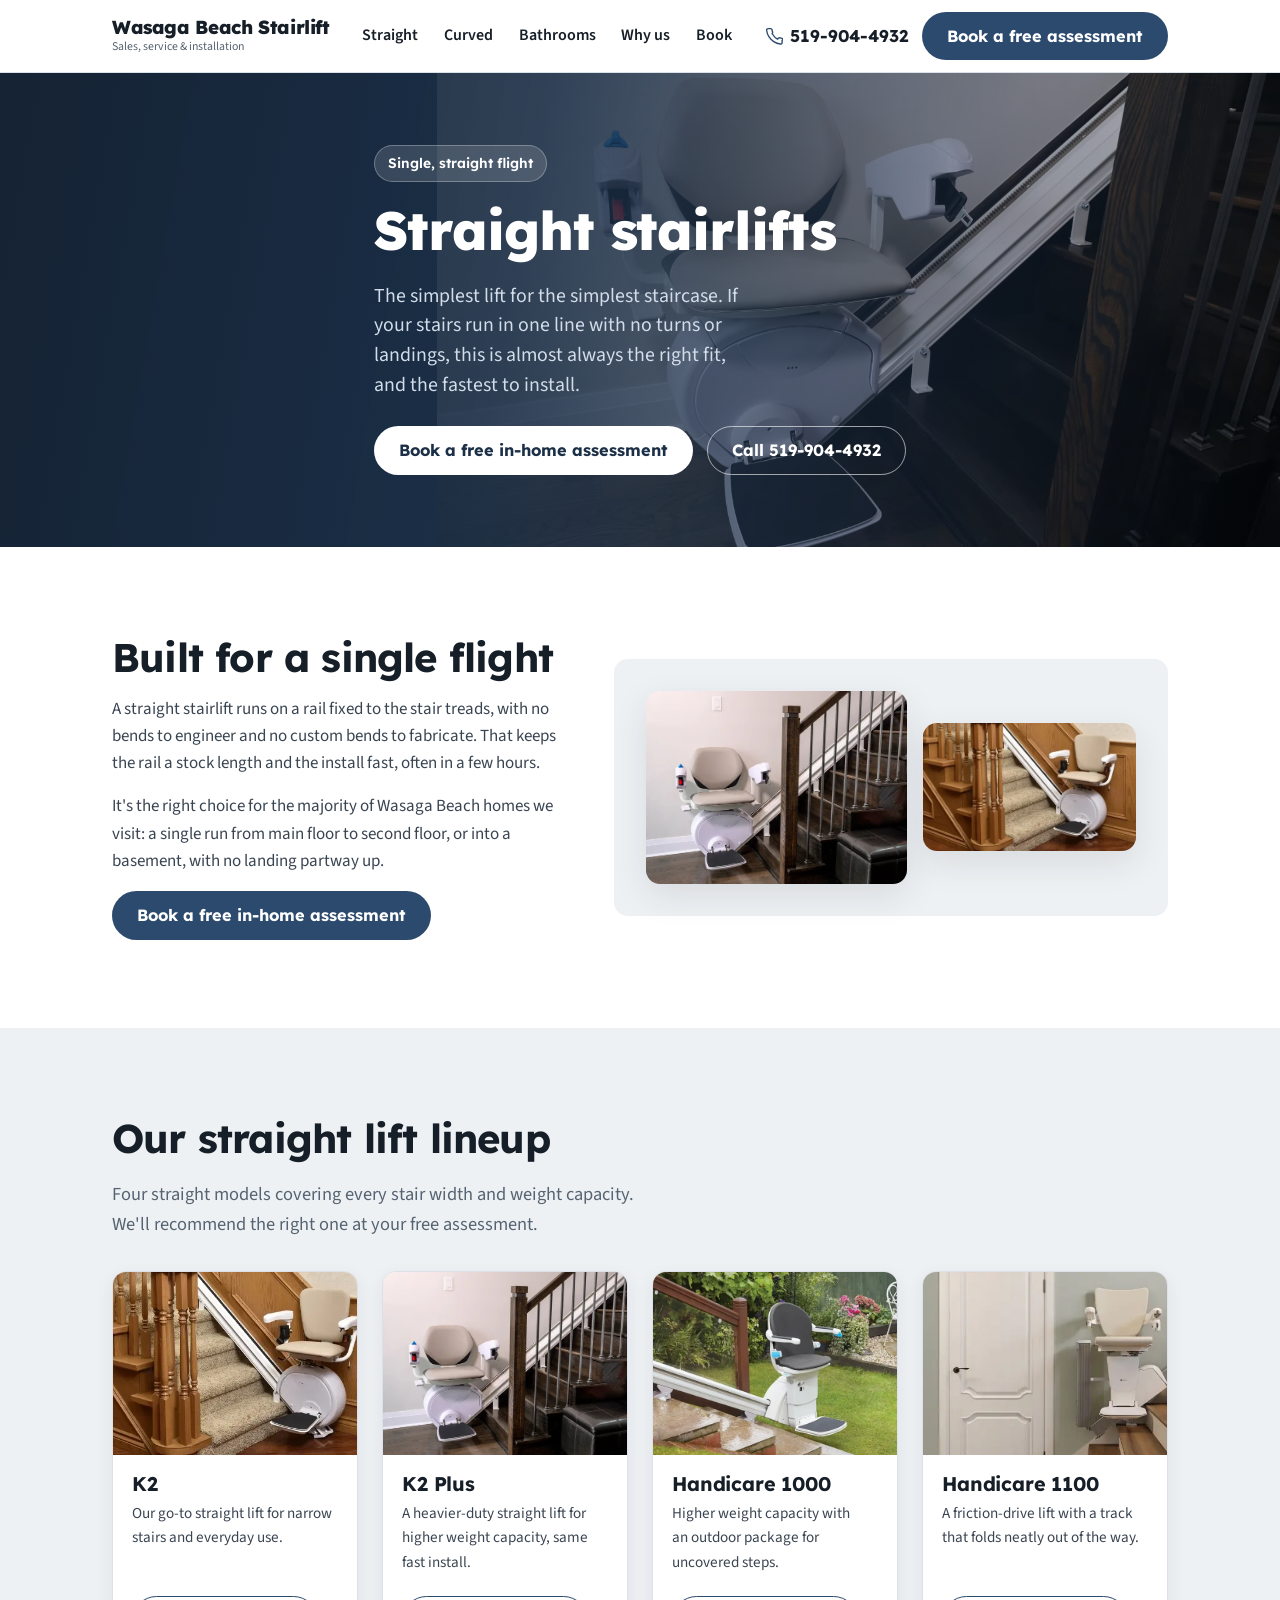
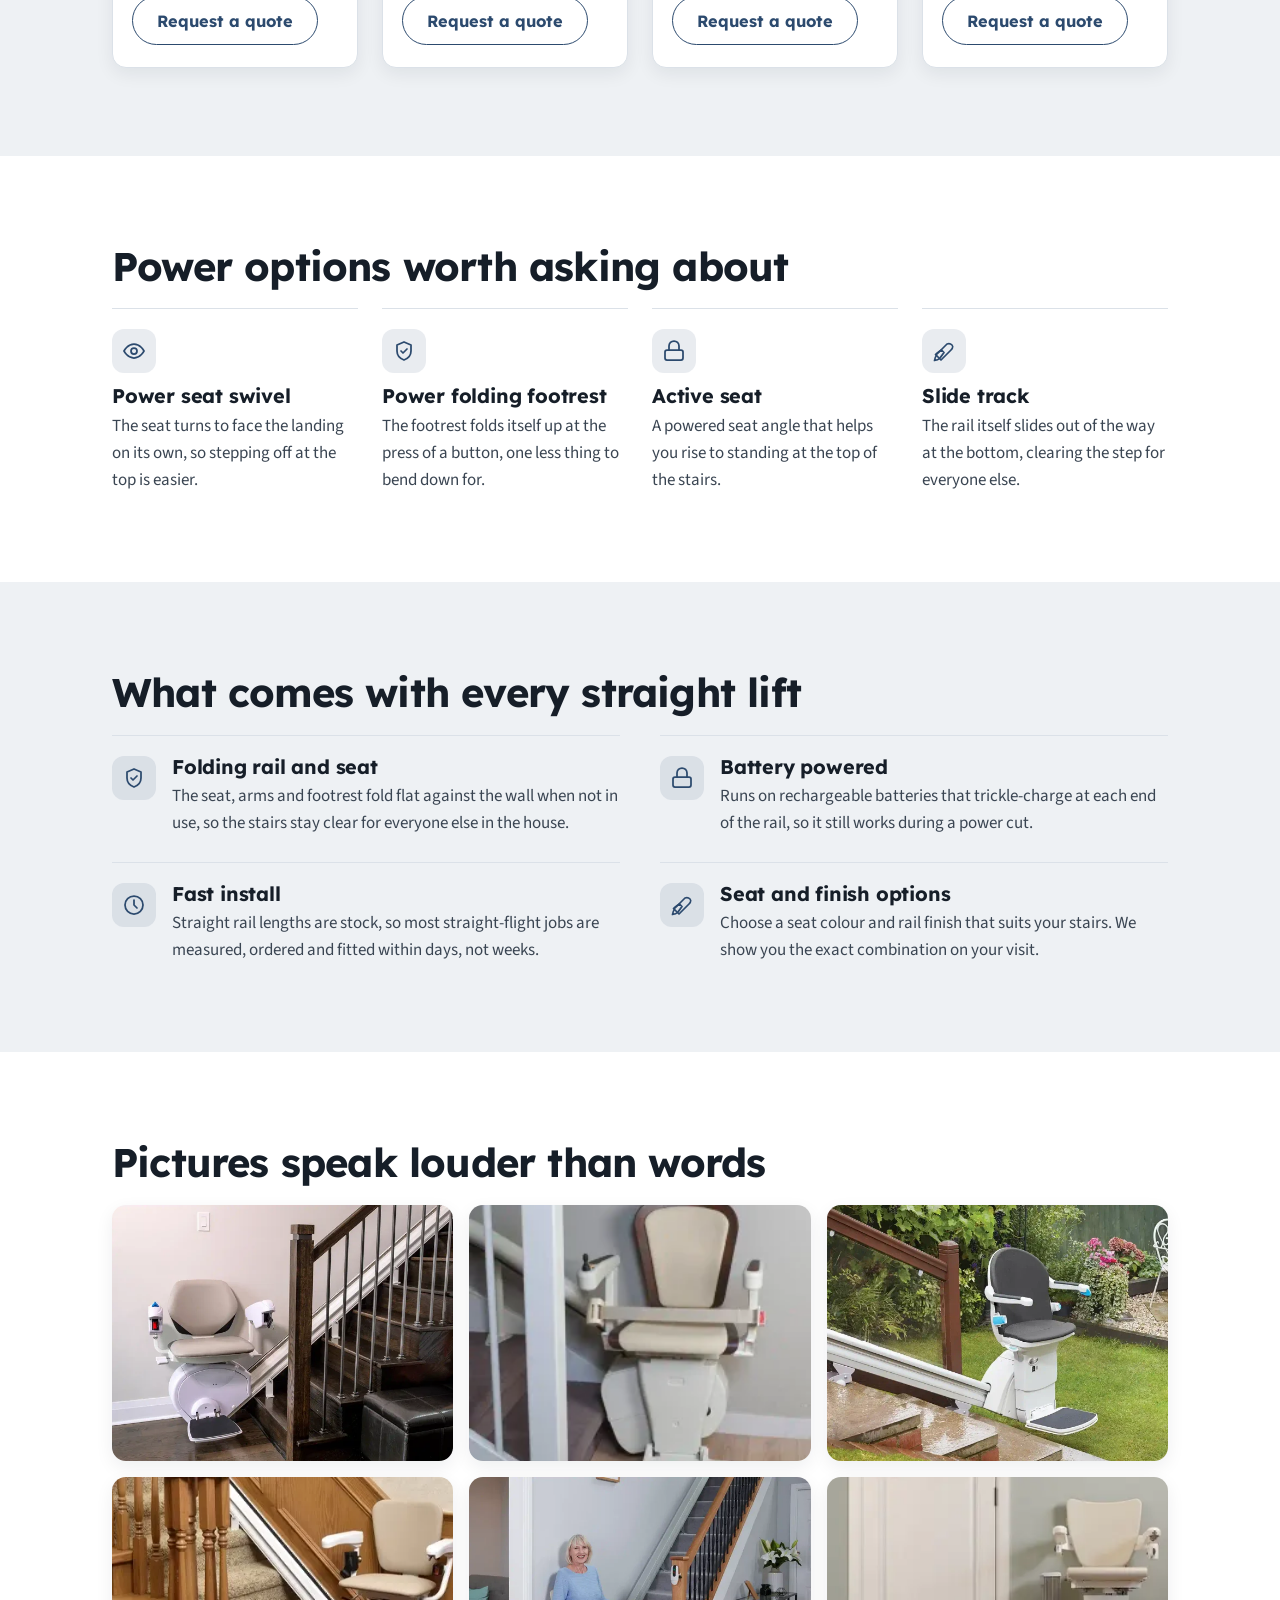
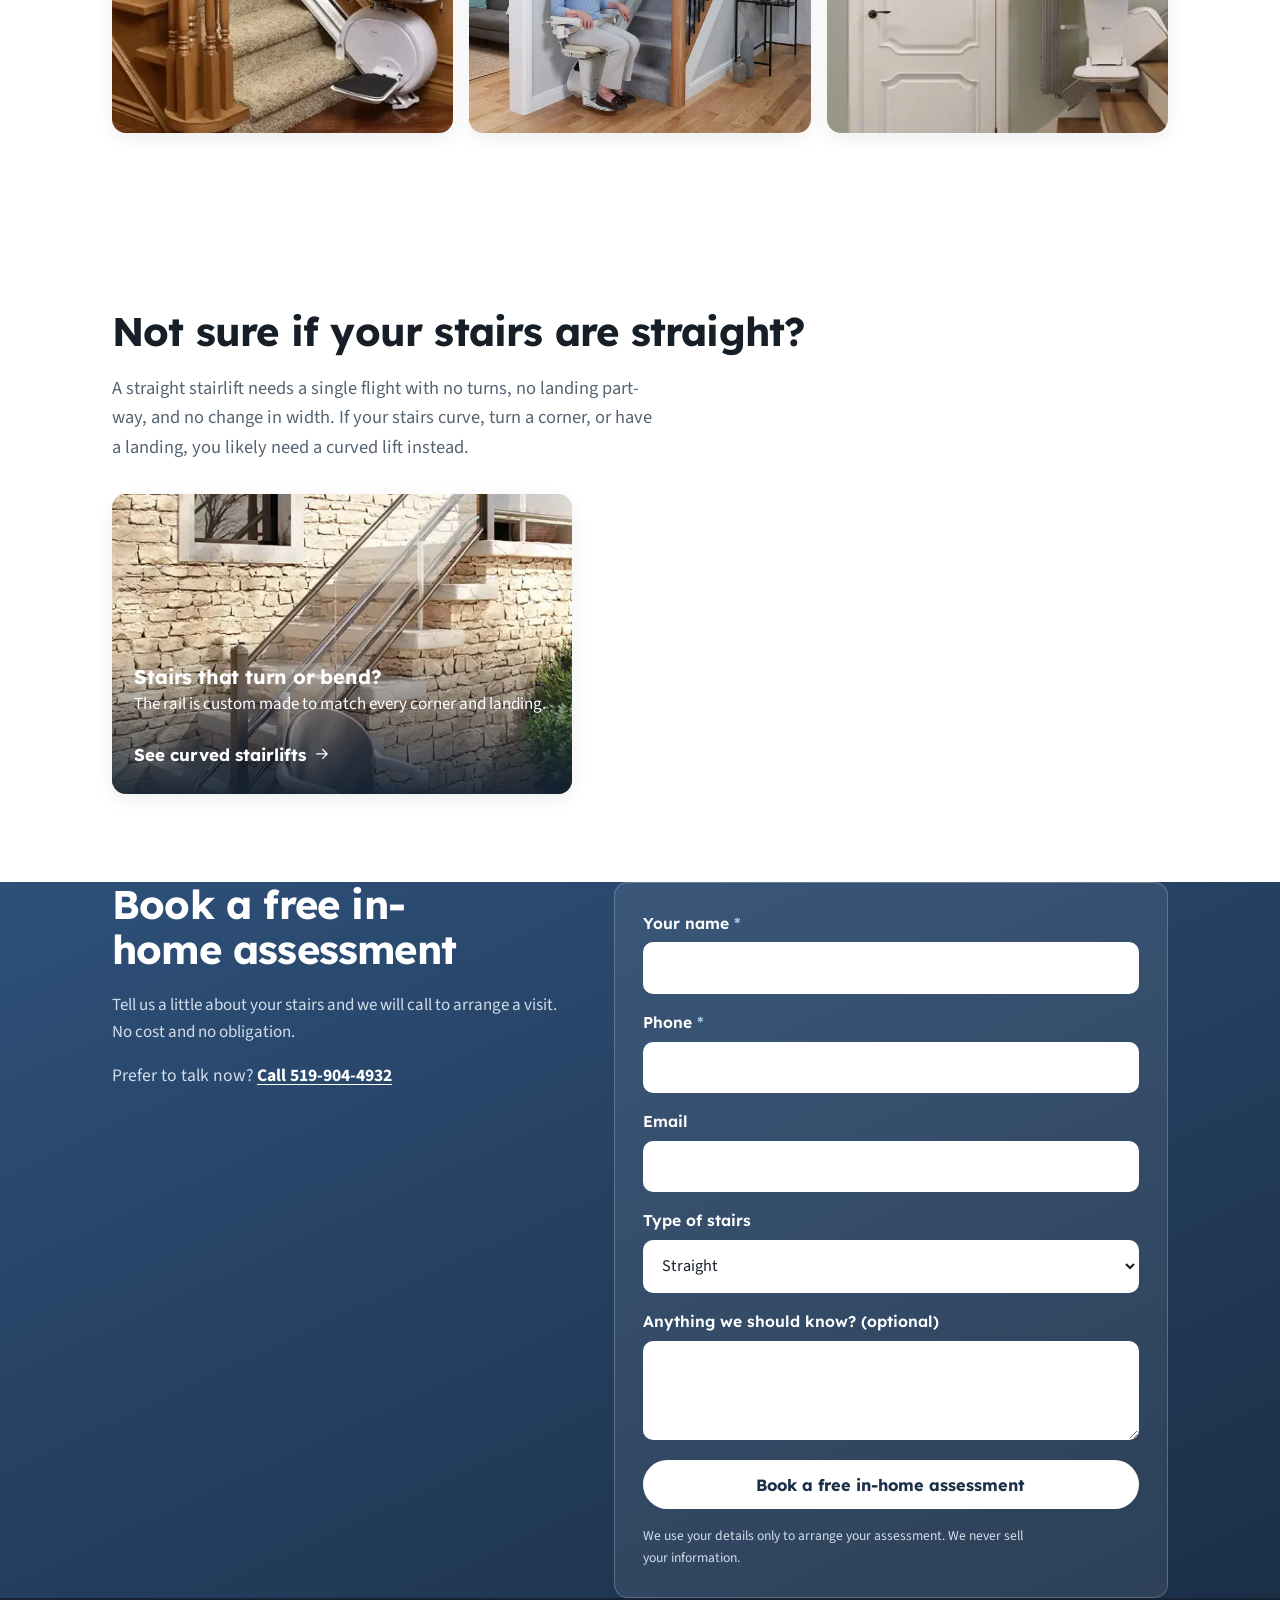
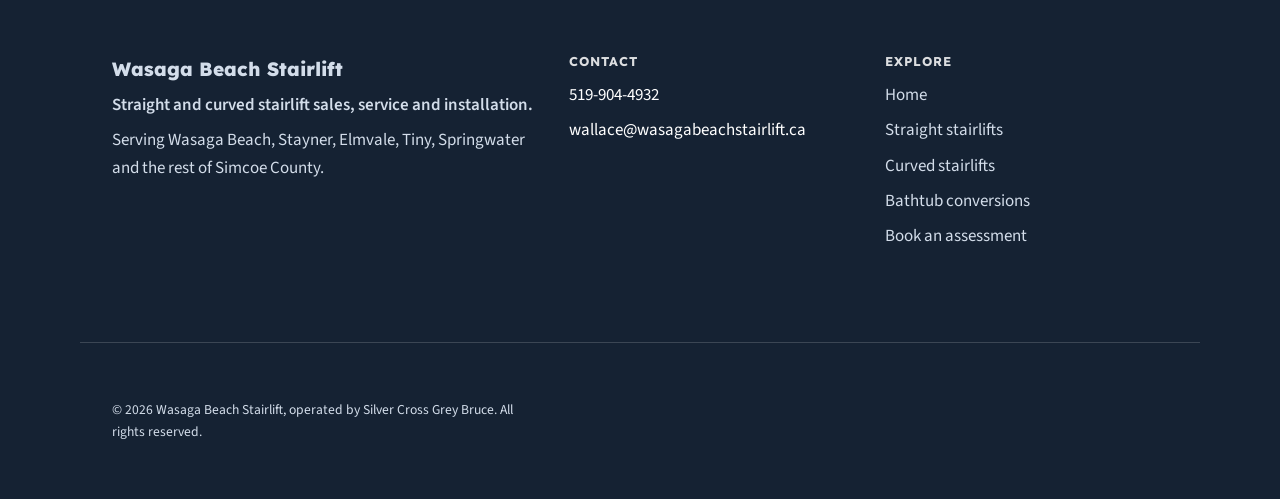
<file: straight-stairlifts.html>
<!DOCTYPE html>
<html lang="en-CA">
<head>
<meta charset="utf-8">
<meta name="viewport" content="width=device-width, initial-scale=1">
<title>Straight Stairlifts | Wasaga Beach Stairlift</title>
<meta name="description" content="Straight stairlifts for a single flight of stairs, sold, installed and serviced locally in Wasaga Beach and Simcoe County. Free in-home assessment.">
<meta name="theme-color" content="#1b2f47">
<link rel="icon" type="image/svg+xml" href="favicon.svg">
<link rel="icon" type="image/png" sizes="48x48" href="favicon-48.png">
<link rel="icon" type="image/png" sizes="192x192" href="favicon-192.png">
<link rel="apple-touch-icon" href="apple-touch-icon.png">
<link rel="canonical" href="https://wasagabeachstairlift.ca/straight-stairlifts">
<meta property="og:type" content="website">
<meta property="og:site_name" content="Wasaga Beach Stairlift">
<meta property="og:locale" content="en_CA">
<meta property="og:title" content="Straight Stairlifts | Wasaga Beach Stairlift">
<meta property="og:description" content="Straight stairlifts for a single flight of stairs, sold, installed and serviced locally in Wasaga Beach and Simcoe County. Free in-home assessment.">
<meta property="og:url" content="https://wasagabeachstairlift.ca/straight-stairlifts">
<meta property="og:image" content="https://wasagabeachstairlift.ca/images/straight-lady.webp">
<meta name="twitter:card" content="summary_large_image">
<link rel="stylesheet" href="styles.css">
<script src="tracking.js" defer></script>
</head>
<body>
<a class="skip" href="#main">Skip to content</a>

<!-- ===== Header ===== -->
<header class="site-header">
  <div class="wrap nav">
    <a class="brand" href="./">
      <b>Wasaga Beach Stairlift</b>
      <span>Sales, service &amp; installation</span>
    </a>
    <nav class="nav-links" aria-label="Primary">
      <a href="straight-stairlifts" aria-current="page">Straight</a>
      <a href="curved-stairlifts">Curved</a>
      <a href="bathrooms">Bathrooms</a>
      <a href="./#why">Why us</a>
      <a href="#book">Book</a>
    </nav>
    <div class="nav-actions">
      <a class="nav-phone" href="tel:+15199044932" aria-label="Call 519-904-4932">
        <svg viewBox="0 0 24 24" fill="none" stroke="currentColor" stroke-width="1.75" stroke-linecap="round" stroke-linejoin="round" aria-hidden="true"><path d="M22 16.9v3a2 2 0 0 1-2.2 2 19.8 19.8 0 0 1-8.6-3.1 19.5 19.5 0 0 1-6-6A19.8 19.8 0 0 1 2.1 4.2 2 2 0 0 1 4.1 2h3a2 2 0 0 1 2 1.7c.1.9.3 1.8.6 2.6a2 2 0 0 1-.5 2.1L10 9.6a16 16 0 0 0 6 6l1.2-1.2a2 2 0 0 1 2.1-.4c.8.3 1.7.5 2.6.6a2 2 0 0 1 1.7 2Z"/></svg>
        <span>519-904-4932</span>
      </a>
      <a class="btn btn--solid nav-book" href="#book">Book a free assessment</a>
      <details class="m-menu">
        <summary aria-label="Open menu">
          <svg viewBox="0 0 24 24" fill="none" stroke="currentColor" stroke-width="1.75" stroke-linecap="round" aria-hidden="true"><path d="M4 7h16M4 12h16M4 17h16"/></svg>
        </summary>
        <div class="m-panel">
          <a href="straight-stairlifts">Straight stairlifts</a>
          <a href="curved-stairlifts">Curved stairlifts</a>
          <a href="bathrooms">Bathtub conversions</a>
          <a href="./#why">Why us</a>
          <a href="#book">Book a free assessment</a>
          <a href="tel:+15199044932">Call 519-904-4932</a>
        </div>
      </details>
    </div>
  </div>
</header>

<main id="main">

  <!-- ===== Hero (full-bleed video) ===== -->
  <section class="hero-photo hero-photo--sub">
    <video class="hero-bg" poster="images/straight-lady.webp" autoplay muted loop playsinline aria-hidden="true">
      <source src="images/hero.webm" type="video/webm">
    </video>
    <div class="scrim"></div>
    <div class="wrap">
      <div class="hero-inner">
        <span class="hero-badge">Single, straight flight</span>
        <h1>Straight stairlifts</h1>
        <p class="lead">The simplest lift for the simplest staircase. If your stairs run in one line with no turns or landings, this is almost always the right fit, and the fastest to install.</p>
        <div class="hero-actions">
          <a class="btn btn--onband" href="#book">Book a free in-home assessment</a>
          <a class="btn btn--ghostband" href="tel:+15199044932">Call 519-904-4932</a>
        </div>
      </div>
    </div>
  </section>

  <!-- ===== Overview + gallery ===== -->
  <section class="section">
    <div class="wrap split split--rev">
      <div class="split-copy">
        <h2>Built for a single flight</h2>
        <p>A straight stairlift runs on a rail fixed to the stair treads, with no bends to engineer and no custom bends to fabricate. That keeps the rail a stock length and the install fast, often in a few hours.</p>
        <p>It's the right choice for the majority of Wasaga Beach homes we visit: a single run from main floor to second floor, or into a basement, with no landing partway up.</p>
        <a class="btn btn--solid" href="#book">Book a free in-home assessment</a>
      </div>
      <div class="split-media split-media--gallery">
        <img src="images/straight.webp" alt="A beige straight stairlift beside a dark wood staircase" loading="lazy" width="640" height="473">
        <img src="images/straight-closeup.webp" alt="A stairlift with a beige seat matched to a golden oak staircase" loading="lazy" width="500" height="300">
      </div>
    </div>
  </section>

  <!-- ===== Product lineup ===== -->
  <section class="section mist">
    <div class="wrap">
      <h2>Our straight lift lineup</h2>
      <p class="section-lead">Four straight models covering every stair width and weight capacity. We'll recommend the right one at your free assessment.</p>
      <div class="product-grid">
        <div class="product-card">
          <img src="images/straight-closeup.webp" alt="A stairlift with a beige seat matched to a golden oak staircase" loading="lazy" width="500" height="300">
          <div class="product-body">
            <h3>K2</h3>
            <p>Our go-to straight lift for narrow stairs and everyday use.</p>
            <a class="btn btn--ghost" href="#book">Request a quote</a>
          </div>
        </div>
        <div class="product-card">
          <img src="images/straight.webp" alt="A beige straight stairlift beside a dark wood staircase" loading="lazy" width="640" height="473">
          <div class="product-body">
            <h3>K2 Plus</h3>
            <p>A heavier-duty straight lift for higher weight capacity, same fast install.</p>
            <a class="btn btn--ghost" href="#book">Request a quote</a>
          </div>
        </div>
        <div class="product-card">
          <img src="images/outdoor-garden.webp" alt="A straight stairlift installed on outdoor garden steps" loading="lazy" width="640" height="470">
          <div class="product-body">
            <h3>Handicare 1000</h3>
            <p>Higher weight capacity with an outdoor package for uncovered steps.</p>
            <a class="btn btn--ghost" href="#book">Request a quote</a>
          </div>
        </div>
        <div class="product-card">
          <img src="images/folded-door.webp" alt="A stairlift folded flat beside a white interior door" loading="lazy" width="500" height="300">
          <div class="product-body">
            <h3>Handicare 1100</h3>
            <p>A friction-drive lift with a track that folds neatly out of the way.</p>
            <a class="btn btn--ghost" href="#book">Request a quote</a>
          </div>
        </div>
      </div>
    </div>
  </section>

  <!-- ===== Power features ===== -->
  <section class="section">
    <div class="wrap">
      <h2>Power options worth asking about</h2>
      <div class="why-grid power-grid">
        <div class="why-item">
          <span class="why-ic"><svg viewBox="0 0 24 24" fill="none" stroke="currentColor" stroke-width="1.75" stroke-linecap="round" stroke-linejoin="round" aria-hidden="true"><path d="M2 12s3.5-7 10-7 10 7 10 7-3.5 7-10 7-10-7-10-7Z"/><circle cx="12" cy="12" r="3"/></svg></span>
          <div><h3>Power seat swivel</h3><p>The seat turns to face the landing on its own, so stepping off at the top is easier.</p></div>
        </div>
        <div class="why-item">
          <span class="why-ic"><svg viewBox="0 0 24 24" fill="none" stroke="currentColor" stroke-width="1.75" stroke-linecap="round" stroke-linejoin="round" aria-hidden="true"><path d="M12 3l7 3v6c0 4.5-3 7.5-7 9-4-1.5-7-4.5-7-9V6l7-3Z"/><path d="M9 12l2 2 4-4"/></svg></span>
          <div><h3>Power folding footrest</h3><p>The footrest folds itself up at the press of a button, one less thing to bend down for.</p></div>
        </div>
        <div class="why-item">
          <span class="why-ic"><svg viewBox="0 0 24 24" fill="none" stroke="currentColor" stroke-width="1.75" stroke-linecap="round" stroke-linejoin="round" aria-hidden="true"><rect x="3" y="11" width="18" height="10" rx="2"/><path d="M7 11V7a5 5 0 0 1 10 0v4"/></svg></span>
          <div><h3>Active seat</h3><p>A powered seat angle that helps you rise to standing at the top of the stairs.</p></div>
        </div>
        <div class="why-item">
          <span class="why-ic"><svg viewBox="0 0 24 24" fill="none" stroke="currentColor" stroke-width="1.75" stroke-linecap="round" stroke-linejoin="round" aria-hidden="true"><path d="M4.5 16.5c-1.5 1.5-2 5-2 5s3.5-.5 5-2c.8-.8 1.9-2.2 2.7-3.4l1.8-2.6-2.5-2.5-2.6 1.8c-1.2.8-2.6 1.9-3.4 2.7Z"/><path d="M15 5s3-1 5 1-1 5-1 5L9 21l-5-5 10-10Z"/></svg></span>
          <div><h3>Slide track</h3><p>The rail itself slides out of the way at the bottom, clearing the step for everyone else.</p></div>
        </div>
      </div>
    </div>
  </section>

  <!-- ===== Features ===== -->
  <section class="section mist">
    <div class="wrap">
      <h2>What comes with every straight lift</h2>
      <div class="why-grid">
        <div class="why-item">
          <span class="why-ic"><svg viewBox="0 0 24 24" fill="none" stroke="currentColor" stroke-width="1.75" stroke-linecap="round" stroke-linejoin="round" aria-hidden="true"><path d="M12 3l7 3v6c0 4.5-3 7.5-7 9-4-1.5-7-4.5-7-9V6l7-3Z"/><path d="M9 12l2 2 4-4"/></svg></span>
          <div><h3>Folding rail and seat</h3><p>The seat, arms and footrest fold flat against the wall when not in use, so the stairs stay clear for everyone else in the house.</p></div>
        </div>
        <div class="why-item">
          <span class="why-ic"><svg viewBox="0 0 24 24" fill="none" stroke="currentColor" stroke-width="1.75" stroke-linecap="round" stroke-linejoin="round" aria-hidden="true"><rect x="3" y="11" width="18" height="10" rx="2"/><path d="M7 11V7a5 5 0 0 1 10 0v4"/></svg></span>
          <div><h3>Battery powered</h3><p>Runs on rechargeable batteries that trickle-charge at each end of the rail, so it still works during a power cut.</p></div>
        </div>
        <div class="why-item">
          <span class="why-ic"><svg viewBox="0 0 24 24" fill="none" stroke="currentColor" stroke-width="1.75" stroke-linecap="round" stroke-linejoin="round" aria-hidden="true"><circle cx="12" cy="12" r="9"/><path d="M12 7v5l3 3"/></svg></span>
          <div><h3>Fast install</h3><p>Straight rail lengths are stock, so most straight-flight jobs are measured, ordered and fitted within days, not weeks.</p></div>
        </div>
        <div class="why-item">
          <span class="why-ic"><svg viewBox="0 0 24 24" fill="none" stroke="currentColor" stroke-width="1.75" stroke-linecap="round" stroke-linejoin="round" aria-hidden="true"><path d="M4.5 16.5c-1.5 1.5-2 5-2 5s3.5-.5 5-2c.8-.8 1.9-2.2 2.7-3.4l1.8-2.6-2.5-2.5-2.6 1.8c-1.2.8-2.6 1.9-3.4 2.7Z"/><path d="M15 5s3-1 5 1-1 5-1 5L9 21l-5-5 10-10Z"/></svg></span>
          <div><h3>Seat and finish options</h3><p>Choose a seat colour and rail finish that suits your stairs. We show you the exact combination on your visit.</p></div>
        </div>
      </div>
    </div>
  </section>

  <!-- ===== Gallery ===== -->
  <section class="section">
    <div class="wrap">
      <h2>Pictures speak louder than words</h2>
      <div class="gallery-grid">
        <img src="images/straight.webp" alt="A beige straight stairlift beside a dark wood staircase" loading="lazy" width="640" height="473">
        <img src="images/straight-highend.webp" alt="A cream stairlift folded compactly at the foot of the stairs" loading="lazy" width="256" height="393">
        <img src="images/outdoor-garden.webp" alt="A straight stairlift installed on outdoor garden steps" loading="lazy" width="640" height="470">
        <img src="images/straight-closeup.webp" alt="A stairlift with a beige seat matched to a golden oak staircase" loading="lazy" width="500" height="300">
        <img src="images/straight-lady.webp" alt="A woman seated comfortably on her stairlift at the foot of a carpeted staircase" loading="lazy" width="640" height="474">
        <img src="images/folded-door.webp" alt="A stairlift folded flat beside a white interior door" loading="lazy" width="500" height="300">
      </div>
    </div>
  </section>

  <!-- ===== Straight vs curved reminder ===== -->
  <section class="section">
    <div class="wrap">
      <h2>Not sure if your stairs are straight?</h2>
      <p class="section-lead">A straight stairlift needs a single flight with no turns, no landing part-way, and no change in width. If your stairs curve, turn a corner, or have a landing, you likely need a curved lift instead.</p>
      <a class="choose-card choose-card--photo choose-card--inline" href="curved-stairlifts">
        <img src="images/curved-outside.webp" alt="A twin-rail curved stairlift on outdoor stone steps" loading="lazy" width="640" height="843">
        <div class="cc-body">
          <h3>Stairs that turn or bend?</h3>
          <p>The rail is custom made to match every corner and landing.</p>
          <span class="choose-go">See curved stairlifts
            <svg viewBox="0 0 24 24" fill="none" stroke="currentColor" stroke-width="1.75" stroke-linecap="round" stroke-linejoin="round" aria-hidden="true"><path d="M5 12h14M13 6l6 6-6 6"/></svg>
          </span>
        </div>
      </a>
    </div>
  </section>

  <!-- ===== Book / assessment ===== -->
  <section class="band cta" id="book">
    <div class="wrap cta-grid">
      <div class="cta-copy">
        <h2>Book a free in-home assessment</h2>
        <p>Tell us a little about your stairs and we will call to arrange a visit. No cost and no obligation.</p>
        <p class="cta-phone">Prefer to talk now? <a href="tel:+15199044932">Call 519-904-4932</a></p>
      </div>
      <!-- This form needs a handler to actually send. See README (Formspree or Cloudflare Pages Forms). -->
      <form class="form" action="https://formspree.io/f/xeebwbpz" method="post">
        <input type="hidden" name="_subject" value="New booking request from wasagabeachstairlift.ca">
        <input type="text" name="_gotcha" style="display:none" tabindex="-1" autocomplete="off" aria-hidden="true">
        <div class="field">
          <label for="name">Your name <span class="req" aria-hidden="true">*</span></label>
          <input id="name" name="name" type="text" autocomplete="name" required>
        </div>
        <div class="field">
          <label for="phone">Phone <span class="req" aria-hidden="true">*</span></label>
          <input id="phone" name="phone" type="tel" autocomplete="tel" required>
        </div>
        <div class="field">
          <label for="email">Email</label>
          <input id="email" name="email" type="email" autocomplete="email">
        </div>
        <div class="field">
          <label for="stairs">Type of stairs</label>
          <select id="stairs" name="stairs">
            <option>Straight</option>
            <option>Curved or with a landing</option>
            <option>Not sure yet</option>
          </select>
        </div>
        <div class="field">
          <label for="msg">Anything we should know? (optional)</label>
          <textarea id="msg" name="msg" rows="3"></textarea>
        </div>
        <button class="btn btn--onband" type="submit">Book a free in-home assessment</button>
        <p class="form-fine">We use your details only to arrange your assessment. We never sell your information.</p>
      </form>
    </div>
  </section>

</main>

<!-- ===== Footer ===== -->
<footer class="footer">
  <div class="wrap footer-grid">
    <div>
      <p class="foot-brand">Wasaga Beach Stairlift</p>
      <p class="foot-sub">Straight and curved stairlift sales, service and installation.</p>
      <p>Serving Wasaga Beach, Stayner, Elmvale, Tiny, Springwater and the rest of Simcoe County.</p>
    </div>
    <div>
      <h4>Contact</h4>
      <p><a href="tel:+15199044932">519-904-4932</a></p>
      <p><a href="mailto:wallace@wasagabeachstairlift.ca">wallace@wasagabeachstairlift.ca</a></p>
    </div>
    <nav aria-label="Footer">
      <h4>Explore</h4>
      <a href="./">Home</a>
      <a href="straight-stairlifts">Straight stairlifts</a>
      <a href="curved-stairlifts">Curved stairlifts</a>
          <a href="bathrooms">Bathtub conversions</a>
      <a href="#book">Book an assessment</a>
    </nav>
  </div>
  <div class="wrap foot-legal">
    <p>&copy; 2026 Wasaga Beach Stairlift, operated by Silver Cross Grey Bruce. All rights reserved.</p>
  </div>
</footer>

<!-- Mobile sticky call bar -->
<a class="callbar" href="tel:+15199044932">
  <svg viewBox="0 0 24 24" fill="none" stroke="currentColor" stroke-width="1.75" stroke-linecap="round" stroke-linejoin="round" aria-hidden="true"><path d="M22 16.9v3a2 2 0 0 1-2.2 2 19.8 19.8 0 0 1-8.6-3.1 19.5 19.5 0 0 1-6-6A19.8 19.8 0 0 1 2.1 4.2 2 2 0 0 1 4.1 2h3a2 2 0 0 1 2 1.7c.1.9.3 1.8.6 2.6a2 2 0 0 1-.5 2.1L10 9.6a16 16 0 0 0 6 6l1.2-1.2a2 2 0 0 1 2.1-.4c.8.3 1.7.5 2.6.6a2 2 0 0 1 1.7 2Z"/></svg>
  Call 519-904-4932
</a>

<script type="application/ld+json">
{
  "@context": "https://schema.org",
  "@type": "Service",
  "serviceType": "Stairlift sales and installation",
  "name": "Straight Stairlift Installation",
  "description": "Sales, service and installation of straight stairlifts for single-flight staircases in Wasaga Beach and Simcoe County.",
  "image": "https://wasagabeachstairlift.ca/images/straight-lady.webp",
  "provider": { "@type": "LocalBusiness", "name": "Wasaga Beach Stairlift", "telephone": "+1-519-904-4932", "url": "https://wasagabeachstairlift.ca/" },
  "areaServed": ["Wasaga Beach","Stayner","Elmvale","Tiny","Springwater","Simcoe County"],
  "url": "https://wasagabeachstairlift.ca/straight-stairlifts"
}
</script>
<script type="application/ld+json">
{
  "@context": "https://schema.org",
  "@type": "BreadcrumbList",
  "itemListElement": [
    { "@type": "ListItem", "position": 1, "name": "Home", "item": "https://wasagabeachstairlift.ca/" },
    { "@type": "ListItem", "position": 2, "name": "Straight Stairlifts", "item": "https://wasagabeachstairlift.ca/straight-stairlifts" }
  ]
}
</script>
<script src="script.js" defer></script>
</body>
</html>
</file>
<file: styles.css>
/* Wasaga Beach Stairlift - design system
   Plain HTML + CSS, no build step, opens offline.
   Brand: deep navy committed to full bands. One accent, locked.
   Type: Lexend (headings) + Source Sans 3 (body), self-hosted for offline + reading ease.
   Radius rule: buttons = pill, cards/panels = 14px, inputs = 10px.
   Motion: subtle, reduced-motion safe. */

/* ---------- Fonts (self-hosted, offline) ---------- */
@font-face{font-family:"Lexend";font-style:normal;font-weight:400;font-display:swap;src:url("fonts/lexend-latin-400-normal.woff2") format("woff2")}
@font-face{font-family:"Lexend";font-style:normal;font-weight:600;font-display:swap;src:url("fonts/lexend-latin-600-normal.woff2") format("woff2")}
@font-face{font-family:"Lexend";font-style:normal;font-weight:700;font-display:swap;src:url("fonts/lexend-latin-700-normal.woff2") format("woff2")}
@font-face{font-family:"Lexend";font-style:normal;font-weight:800;font-display:swap;src:url("fonts/lexend-latin-800-normal.woff2") format("woff2")}
@font-face{font-family:"Source Sans 3";font-style:normal;font-weight:400;font-display:swap;src:url("fonts/source-sans-3-latin-400-normal.woff2") format("woff2")}
@font-face{font-family:"Source Sans 3";font-style:normal;font-weight:600;font-display:swap;src:url("fonts/source-sans-3-latin-600-normal.woff2") format("woff2")}
@font-face{font-family:"Source Sans 3";font-style:normal;font-weight:700;font-display:swap;src:url("fonts/source-sans-3-latin-700-normal.woff2") format("woff2")}

/* ---------- Tokens ---------- */
:root{
  --font-head:"Lexend", system-ui, -apple-system, "Segoe UI", Roboto, Arial, sans-serif;
  --font-body:"Source Sans 3", system-ui, -apple-system, "Segoe UI", Roboto, Arial, sans-serif;
  --wrap:1120px;

  --paper:#ffffff;
  --mist:#eef1f4;
  --surface:#ffffff;
  --ink:#161e28;
  --body:#3a4552;
  --muted:#566371;
  --line:#dbe1e8;
  --accent:#2c4a6e;
  --accent-2:#1b2f47;
  --ring:#1b2f47;

  /* brand bands stay navy in both themes */
  --band:linear-gradient(155deg,#2e5079 0%,#1b2f47 100%);
  --band-deep:#152233;
  --on-band:#ffffff;
  --on-band-soft:#d3ddea;

  --r-card:14px;
  --r-input:10px;
  --shadow:0 12px 34px rgba(15,25,40,.10);
  --shadow-soft:0 6px 18px rgba(15,25,40,.07);
}
@media (prefers-color-scheme:dark){
  :root{
    --paper:#0d1218;
    --mist:#131a22;
    --surface:#171f29;
    --ink:#e9edf2;
    --body:#bcc4cf;
    --muted:#8f9aa8;
    --line:#262f3b;
    --accent:#7ea6d6;
    --accent-2:#7ea6d6;
    --ring:#a9c4e6;
    --shadow:0 14px 36px rgba(0,0,0,.5);
    --shadow-soft:0 6px 18px rgba(0,0,0,.4);
  }
}

/* ---------- Base ---------- */
*{box-sizing:border-box}
html{-webkit-text-size-adjust:100%}
@media (prefers-reduced-motion:no-preference){html{scroll-behavior:smooth}}
body{
  margin:0;background:var(--paper);color:var(--body);
  font-family:var(--font-body);font-size:1.0625rem;line-height:1.6;
  -webkit-font-smoothing:antialiased;text-rendering:optimizeLegibility;
}
img{max-width:100%;display:block}
h1,h2,h3,h4{font-family:var(--font-head);color:var(--ink);margin:0 0 .5em;line-height:1.12;letter-spacing:-.02em;text-wrap:balance}
h1{font-size:clamp(2.1rem,5vw,3.35rem);font-weight:800}
h2{font-size:clamp(1.7rem,3.6vw,2.5rem);font-weight:700}
h3{font-size:1.24rem;font-weight:700;letter-spacing:-.01em}
h4{font-size:.95rem;font-weight:700;letter-spacing:.01em}
p{margin:0 0 1rem;max-width:66ch;text-wrap:pretty}
a{color:var(--accent);text-underline-offset:3px}
strong{color:var(--ink)}
:focus-visible{outline:3px solid var(--ring);outline-offset:3px;border-radius:8px}
/* navy ring is invisible on navy bands; use the light ring there */
.band :focus-visible,.hero-photo :focus-visible,.footer :focus-visible,.callbar:focus-visible{outline-color:#a9c4e6}

.wrap{max-width:var(--wrap);margin-inline:auto;padding-inline:clamp(1rem,4vw,2rem)}
.section{padding-block:clamp(3.25rem,7vw,5.5rem)}
.section.mist{background:var(--mist)}
.section-lead{font-size:1.15rem;color:var(--muted);max-width:60ch;margin-bottom:2rem}

.skip{position:absolute;left:-9999px;top:0;background:var(--accent);color:#fff;padding:.75rem 1rem;border-radius:0 0 10px 0;z-index:200}
.skip:focus{left:0}

/* ---------- Buttons ---------- */
.btn{
  display:inline-flex;align-items:center;justify-content:center;gap:.55rem;
  font-family:var(--font-head);font-weight:700;font-size:1.02rem;line-height:1;
  padding:.95rem 1.5rem;min-height:48px;border-radius:999px;border:1.5px solid transparent;
  text-decoration:none;cursor:pointer;white-space:nowrap;
  transition:transform .16s ease, background-color .16s ease, box-shadow .16s ease, border-color .16s ease;
}
.btn svg{width:1.15em;height:1.15em;flex:none}
.btn--solid{background:var(--accent);color:#fff}
.btn--solid:hover{background:var(--accent-2);box-shadow:var(--shadow-soft);transform:translateY(-1px)}
.btn--ghost{background:transparent;color:var(--accent);border-color:var(--accent)}
.btn--ghost:hover{background:rgba(44,74,110,.08)}
.btn--onband{background:#fff;color:#1b2f47}
.btn--onband:hover{background:#eaf0f7;box-shadow:0 8px 22px rgba(0,0,0,.18)}
.btn--ghostband{background:transparent;color:#fff;border-color:rgba(255,255,255,.6)}
.btn--ghostband:hover{background:rgba(255,255,255,.14)}
.btn:active{transform:translateY(1px)}
@media (prefers-reduced-motion:reduce){.btn{transition:none}}

/* ---------- Header / nav ---------- */
.site-header{position:sticky;top:0;z-index:100;background:color-mix(in srgb,var(--paper) 90%,transparent);backdrop-filter:saturate(140%) blur(10px);border-bottom:1px solid var(--line)}
.nav{display:flex;align-items:center;justify-content:space-between;gap:1rem;min-height:72px}
.brand{display:flex;flex-direction:column;line-height:1.05;text-decoration:none}
.brand b{font-family:var(--font-head);font-size:1.18rem;font-weight:800;color:var(--ink);letter-spacing:-.02em}
.brand span{font-size:.74rem;color:var(--muted);margin-top:3px}
.nav-links{display:flex;align-items:center;gap:1.6rem}
.nav-links a{color:var(--ink);text-decoration:none;font-weight:600;font-size:1rem}
.nav-links a:hover{color:var(--accent)}
.nav-actions{display:flex;align-items:center;gap:.9rem}
.nav-phone{display:inline-flex;align-items:center;gap:.4rem;color:var(--ink);text-decoration:none;font-weight:700;font-family:var(--font-head)}
.nav-phone svg{width:1.1em;height:1.1em;color:var(--accent)}
.m-menu{position:relative}
.m-menu>summary{list-style:none;display:inline-flex;align-items:center;justify-content:center;width:48px;height:48px;border:1.5px solid var(--line);border-radius:12px;cursor:pointer;color:var(--ink)}
.m-menu>summary::-webkit-details-marker{display:none}
.m-menu[open]>summary{background:var(--mist)}
.m-panel{position:absolute;right:0;top:calc(100% + .6rem);background:var(--surface);border:1px solid var(--line);border-radius:14px;box-shadow:var(--shadow);padding:.6rem;display:grid;gap:.2rem;min-width:240px}
.m-panel a{color:var(--ink);text-decoration:none;font-weight:600;padding:.7rem .8rem;border-radius:10px}
.m-panel a:hover{background:var(--mist)}
.m-menu{display:none}
@media (max-width:900px){
  .nav-links,.nav-book{display:none}
  .m-menu{display:block}
}
@media (max-width:420px){.nav-phone span{display:none}}

/* ---------- Bands ---------- */
.band{background:var(--band);color:var(--on-band)}
.band h1,.band h2,.band h3{color:var(--on-band)}
.band p{color:var(--on-band-soft)}

/* ---------- Hero ---------- */
.hero-badge{display:inline-flex;align-items:center;gap:.5rem;background:rgba(255,255,255,.14);border:1px solid rgba(255,255,255,.28);color:#fff;font-family:var(--font-head);font-weight:600;font-size:.86rem;padding:.4rem .8rem;border-radius:999px;margin-bottom:1.15rem}
.hero-badge svg{width:1em;height:1em}
.lead{font-size:1.24rem;line-height:1.5;max-width:34ch}
.hero-actions{display:flex;flex-wrap:wrap;gap:.85rem;margin-top:1.6rem}
@keyframes rise{from{opacity:0;transform:translateY(14px)}to{opacity:1;transform:none}}
@media (max-width:820px){
  .lead{max-width:60ch}
}

/* ---------- Chooser cards (inline cross-links) ---------- */
.choose-card{
  display:flex;flex-direction:column;gap:.3rem;text-decoration:none;color:var(--body);
  background:var(--surface);border:1px solid var(--line);border-radius:var(--r-card);
  padding:1.15rem;box-shadow:var(--shadow-soft);
  transition:transform .18s ease, box-shadow .18s ease, border-color .18s ease;
}
.choose-card h3{margin-bottom:.15em}
.choose-card p{margin-bottom:.5rem}
.choose-card:hover{transform:translateY(-3px);box-shadow:var(--shadow);border-color:rgba(44,74,110,.4)}
.choose-go{display:inline-flex;align-items:center;gap:.4rem;color:var(--accent);font-family:var(--font-head);font-weight:700;margin-top:.9rem}
.choose-go svg{width:1.05em;height:1.05em;transition:transform .18s ease}
.choose-card:hover .choose-go svg{transform:translateX(4px)}
@media (max-width:720px){.btn:active{transform:none}}
@media (prefers-reduced-motion:reduce){.choose-card,.choose-go svg{transition:none}}

/* ---------- Why ---------- */
.why-grid{display:grid;grid-template-columns:1fr 1fr;gap:1.5rem 2.5rem}
.why-item{display:flex;gap:1rem;padding-top:1.25rem;border-top:1px solid var(--line)}
.why-ic{flex:none;width:44px;height:44px;border-radius:12px;display:grid;place-items:center;background:rgba(44,74,110,.1);color:var(--accent)}
.why-ic svg{width:24px;height:24px}
.why-item h3{margin-bottom:.25em}
.why-item p{margin:0;color:var(--body)}
@media (max-width:720px){.why-grid{grid-template-columns:1fr;gap:0}}

/* ---------- Steps ---------- */
.steps-grid{list-style:none;margin:0;padding:0;display:grid;grid-template-columns:repeat(3,1fr);gap:1.75rem;counter-reset:step}
.step{position:relative}
.step-n{display:grid;place-items:center;width:44px;height:44px;border-radius:999px;background:var(--accent);color:#fff;font-family:var(--font-head);font-weight:800;font-size:1.15rem;margin-bottom:1rem}
.step h3{margin-bottom:.3em}
.step p{margin:0}
@media (max-width:720px){.steps-grid{grid-template-columns:1fr;gap:1.5rem}}

/* ---------- Quotes ---------- */
.quote-grid{display:grid;grid-template-columns:repeat(3,1fr);gap:1.5rem}
.quote{margin:0;background:var(--surface);border:1px solid var(--line);border-radius:var(--r-card);padding:1.5rem;box-shadow:var(--shadow-soft)}
.quote blockquote{margin:0 0 1rem;font-size:1.1rem;color:var(--ink);line-height:1.5}
.quote figcaption{font-family:var(--font-head);font-weight:600;color:var(--muted);font-size:.95rem}
@media (max-width:820px){.quote-grid{grid-template-columns:1fr}}

/* ---------- Book / CTA ---------- */
.cta-grid{display:grid;grid-template-columns:.9fr 1.1fr;gap:clamp(1.5rem,4vw,3rem);align-items:start}
.cta-phone{font-size:1.1rem;margin-top:1rem}
.cta-phone a{color:#fff;font-weight:700}
.form{background:rgba(255,255,255,.08);border:1px solid rgba(255,255,255,.22);border-radius:var(--r-card);padding:clamp(1.25rem,3vw,1.75rem);display:grid;gap:1rem}
.field{display:grid;gap:.4rem}
.field label{font-family:var(--font-head);font-weight:600;color:#fff;font-size:.98rem}
.req{color:#a9c4e6;text-decoration:none}
.field input,.field select,.field textarea{
  /* background is fixed white in both themes, so ink and UA controls must stay light-scheme */
  font-family:var(--font-body);font-size:1.02rem;color:#161e28;background:#fff;color-scheme:light;
  border:1px solid transparent;border-radius:var(--r-input);padding:.8rem .9rem;width:100%;
}
.field input:focus-visible,.field select:focus-visible,.field textarea:focus-visible{outline:3px solid #a9c4e6;outline-offset:2px}
.form .btn{margin-top:.25rem}
.form-fine{color:var(--on-band-soft);font-size:.85rem;margin:0}
.form-done{color:#fff;font-size:1.15rem;line-height:1.55;margin:0;padding-block:1rem}
.form-error{color:#fff;font-weight:600;margin:0}
.form button[disabled]{opacity:.7;cursor:wait}
@media (max-width:820px){.cta-grid{grid-template-columns:1fr}}

/* ---------- Footer ---------- */
.footer{background:var(--band-deep);color:#fff}
.footer .wrap{padding-block:clamp(2.5rem,5vw,3.5rem)}
.footer-grid{display:grid;grid-template-columns:1.5fr 1fr 1fr;gap:2rem}
.footer h4{color:#fff;text-transform:uppercase;font-size:.8rem;letter-spacing:.08em;margin-bottom:.9rem;opacity:.85}
.footer p{color:var(--on-band-soft);margin:0 0 .5rem}
.foot-brand{font-family:var(--font-head);font-weight:800;font-size:1.2rem;color:#fff}
.foot-sub{color:#fff;font-weight:600}
.footer a{color:#fff;text-decoration:none;display:block;margin-bottom:.5rem}
.footer nav a{color:var(--on-band-soft)}
.footer a:hover{text-decoration:underline}
.foot-legal{border-top:1px solid rgba(255,255,255,.16);padding-top:1.25rem;margin-top:1.75rem}
.foot-legal p{font-size:.85rem;color:var(--on-band-soft);margin:0}
@media (max-width:720px){.footer-grid{grid-template-columns:1fr;gap:1.75rem}}

/* ---------- Mobile call bar ---------- */
.callbar{display:none}
@media (max-width:720px){
  .callbar{
    display:flex;align-items:center;justify-content:center;gap:.5rem;
    position:fixed;left:0;right:0;bottom:0;z-index:150;
    background:var(--accent);color:#fff;text-decoration:none;
    font-family:var(--font-head);font-weight:700;font-size:1.1rem;
    padding:.95rem 1rem;padding-bottom:calc(.95rem + env(safe-area-inset-bottom));
    box-shadow:0 -6px 20px rgba(0,0,0,.18);
  }
  .callbar svg{width:1.2em;height:1.2em}
  body{padding-bottom:64px}
}

/* ===== v2: photo-forward ===== */
.hero-photo{position:relative;isolation:isolate;overflow:hidden;background:var(--accent-2)}
.hero-photo .hero-bg{position:absolute;inset:0;width:100%;height:100%;object-fit:cover;object-position:72% center;z-index:0}
video.hero-bg{pointer-events:none}
/* Show the whole video frame (no crop), anchored right; navy fills the rest.
   The left edge feathers into the navy so there is no visible seam. */
.hero-photo video.hero-bg{
  object-fit:contain;object-position:right center;
  -webkit-mask-image:linear-gradient(90deg,transparent 0,#000 22%);
  mask-image:linear-gradient(90deg,transparent 0,#000 22%);
}
@media (max-width:820px){
  .hero-photo video.hero-bg{object-fit:cover;object-position:center;-webkit-mask-image:none;mask-image:none}
}
.hero-photo .scrim{position:absolute;inset:0;z-index:1;background:linear-gradient(100deg,rgba(21,34,51,.96) 0%,rgba(27,47,71,.88) 40%,rgba(27,47,71,.48) 72%,rgba(27,47,71,.08) 100%)}
.hero-photo .wrap{position:relative;z-index:2}
.hero-inner{max-width:600px;color:#fff;padding-block:clamp(3.5rem,9vw,6.25rem)}
.hero-inner h1{color:#fff;margin-bottom:.4em}
.hero-inner .lead{color:var(--on-band-soft);max-width:38ch}
.hero-inner .hero-actions{margin-top:1.6rem}
@media (prefers-reduced-motion:no-preference){
  .hero-inner>*{animation:rise .6s cubic-bezier(.16,1,.3,1) both}
  .hero-inner>*:nth-child(2){animation-delay:.05s}
  .hero-inner>*:nth-child(3){animation-delay:.1s}
  .hero-inner>*:nth-child(4){animation-delay:.15s}
}
@media (max-width:820px){
  .hero-photo .scrim{background:linear-gradient(180deg,rgba(21,34,51,.4) 0%,rgba(21,34,51,.62) 42%,rgba(21,34,51,.94) 100%)}
  .hero-inner{max-width:none;padding-top:clamp(9rem,44vw,15rem)}
}

/* photo chooser cards */
.choose-card--photo{position:relative;overflow:hidden;padding:0;border:none;min-height:420px;display:flex;flex-direction:column;justify-content:flex-end;box-shadow:var(--shadow-soft)}
.choose-card--photo img{position:absolute;inset:0;width:100%;height:100%;object-fit:cover;object-position:center 25%;z-index:0;transition:transform .45s cubic-bezier(.16,1,.3,1)}
.choose-card--photo .cc-body{position:relative;z-index:1;width:100%;padding:1.75rem 1.4rem 1.5rem;color:#fff;background:linear-gradient(180deg,rgba(21,34,51,0) 0%,rgba(21,34,51,.55) 62%,rgba(21,34,51,.94) 100%)}
.choose-card--photo .cc-body h3,.choose-card--photo .cc-body p{color:#fff}
.choose-card--photo .choose-go{color:#fff}
.choose-card--photo:hover{transform:none}
.choose-card--photo:hover img{transform:scale(1.045)}
@media (prefers-reduced-motion:reduce){.choose-card--photo img{transition:none}}

/* split media band */
.split{display:grid;grid-template-columns:.9fr 1.1fr;gap:clamp(1.5rem,4vw,3rem);align-items:center}
.split-media{display:grid;grid-template-columns:1fr 1fr;gap:1rem;align-items:end;background:var(--mist);border-radius:var(--r-card);padding:clamp(1.25rem,3vw,2rem)}
.split-media img{width:100%;height:auto;border-radius:14px;box-shadow:var(--shadow)}
.split-media img:first-child{align-self:start;transform:translateY(1.5rem)}
.split-copy h2{margin-bottom:.4em}
@media (max-width:820px){.split{grid-template-columns:1fr}.split-media img:first-child{transform:none}}
@media (max-width:520px){.split-media{grid-template-columns:1fr}.split-media img:first-child{display:none}}

/* ===== v3: subpage hero + gallery + inline chooser ===== */
.hero-photo--sub{min-height:clamp(320px,44vw,460px);display:flex;align-items:flex-end}
.hero-photo--sub .hero-bg{object-position:center 20%}
.hero-photo--sub .hero-inner{padding-block:clamp(2.75rem,7vw,4.5rem)}

.split--rev .split-media{order:2}
@media (max-width:820px){.split--rev .split-media{order:-1}}

.split-media--gallery{grid-template-columns:1.1fr .9fr}
.split-media--gallery img:first-child{transform:none;align-self:center}
.split-media--gallery img:last-child{align-self:center}
.split-media--single{grid-template-columns:1fr}
.split-media--single img:first-child{transform:none;align-self:center}
@media (max-width:520px){.split-media--gallery img:first-child{display:block}}

.choose-card--inline{max-width:460px;min-height:300px}

/* ===== v4: feature grid, product cards, gallery ===== */
.feature-grid{display:grid;grid-template-columns:repeat(5,1fr);gap:1.25rem}
.feature-card{display:flex;flex-direction:column;gap:.15rem}
.feature-card img{width:100%;height:auto;aspect-ratio:4/3;object-fit:cover;border-radius:var(--r-card);margin-bottom:.85rem;box-shadow:var(--shadow-soft);display:block}
.feature-card h3{font-size:1.05rem;margin-bottom:.25em}
.feature-card p{margin:0;font-size:.92rem;color:var(--muted)}
@media (max-width:980px){.feature-grid{grid-template-columns:repeat(2,1fr)}}
@media (max-width:560px){.feature-grid{grid-template-columns:1fr}}

.product-grid{display:grid;grid-template-columns:repeat(4,1fr);gap:1.5rem;margin-top:2rem}
.product-grid--3{grid-template-columns:repeat(3,1fr)}
.product-grid--2{grid-template-columns:repeat(2,1fr);max-width:940px;margin-inline:auto}
.product-card{background:var(--surface);border:1px solid var(--line);border-radius:var(--r-card);overflow:hidden;box-shadow:var(--shadow-soft);display:flex;flex-direction:column;transition:transform .18s ease,box-shadow .18s ease}
.product-card img{width:100%;height:auto;aspect-ratio:4/3;object-fit:cover;display:block}
.product-body{padding:1.1rem 1.2rem 1.35rem;display:flex;flex-direction:column;flex:1}
.product-body h3{margin-bottom:.3em}
.product-body p{flex:1;font-size:.95rem}
.product-body .btn{align-self:flex-start;margin-top:.4rem}
.product-card:hover{transform:translateY(-3px);box-shadow:var(--shadow)}
.section-cta{margin-top:2.25rem;text-align:center}
@media (max-width:980px){.product-grid,.product-grid--3{grid-template-columns:repeat(2,1fr)}}
@media (max-width:620px){.product-grid,.product-grid--3{grid-template-columns:1fr}}

.gallery-grid{display:grid;grid-template-columns:repeat(3,1fr);gap:1rem}
.gallery-grid img{width:100%;height:100%;aspect-ratio:4/3;object-fit:cover;border-radius:var(--r-card);box-shadow:var(--shadow-soft)}
@media (max-width:780px){.gallery-grid{grid-template-columns:repeat(2,1fr)}}
@media (max-width:480px){.gallery-grid{grid-template-columns:1fr}}

/* ===== v5: straight vs curved chooser strip ===== */
.compare-strip{background:var(--mist);border-bottom:1px solid var(--line)}
.compare-inner{padding-block:clamp(2.25rem,5vw,3.5rem)}
.compare-copy{max-width:620px;margin-inline:auto;text-align:center}
.compare-copy h2{margin-bottom:.35em}
.compare-copy p{color:var(--muted);margin-inline:auto}
.compare-actions{display:flex;flex-wrap:wrap;justify-content:center;gap:.85rem;margin-top:1.35rem}

/* ===== v6: polish pass (impeccable) ===== */
/* Header lifts off the page once you scroll */
.site-header{transition:box-shadow .25s ease}
.site-header.scrolled{box-shadow:0 4px 18px rgba(15,25,40,.08)}

/* Gallery images respond to touch/hover, GPU transform only */
@media (prefers-reduced-motion:no-preference){
  .gallery-grid img{transition:transform .35s cubic-bezier(.16,1,.3,1), box-shadow .35s ease}
  .gallery-grid img:hover{transform:scale(1.02);box-shadow:var(--shadow)}
}

/* Scroll reveal: JS opts elements in; without JS everything is simply visible.
   Scoped to screen so unrevealed sections never print blank. */
@media screen and (prefers-reduced-motion:no-preference){
  .reveal{opacity:0;transform:translateY(14px);transition:opacity .55s cubic-bezier(.16,1,.3,1), transform .55s cubic-bezier(.16,1,.3,1);transition-delay:var(--reveal-delay,0s)}
  .reveal.in-view{opacity:1;transform:none}
}

/* Google rating line above reviews */
.rating-line{font-family:var(--font-head);font-weight:700;color:var(--ink);font-size:1.05rem;margin-bottom:1.75rem}
.rating-line .stars{color:var(--accent);letter-spacing:.15em;margin-right:.35rem}

/* FAQ accordion (native details/summary, no JS required) */
.faq-list{max-width:820px;border-top:1px solid var(--line)}
.faq{border-bottom:1px solid var(--line)}
.faq summary{list-style:none;cursor:pointer;display:flex;justify-content:space-between;align-items:center;gap:1rem;padding:1.1rem 0;font-family:var(--font-head);font-weight:700;color:var(--ink);font-size:1.08rem}
.faq summary::-webkit-details-marker{display:none}
.faq summary::after{content:"+";font-size:1.5rem;line-height:1;color:var(--accent);flex:none}
.faq[open] summary::after{content:"\2212"}
.faq p{margin:0 0 1.15rem;color:var(--body)}
.faq summary:hover{color:var(--accent)}

/* ===== v7: compact mobile — card grids become horizontal swipe rows ===== */
@media (max-width:820px){
  .section{padding-block:2.4rem}
  .section-lead{margin-bottom:1.4rem}
  .feature-grid,.product-grid,.product-grid--2,.product-grid--3,.gallery-grid,.quote-grid{
    display:flex;overflow-x:auto;gap:.9rem;
    scroll-snap-type:x mandatory;-webkit-overflow-scrolling:touch;
    scrollbar-width:thin;padding-bottom:.6rem;margin-top:1.25rem;
  }
  .feature-card,.product-card,.quote{flex:0 0 76%;scroll-snap-align:start}
  .feature-card{flex-basis:62%}
  .gallery-grid img{flex:0 0 72%;width:72%;scroll-snap-align:start}
  /* assessment-band photos: side by side instead of stacked */
  .split-media--gallery{grid-template-columns:1fr 1fr}
  .split-media--gallery img:first-child{display:block}
  .section-cta{margin-top:1.4rem}
}

/* Power options: one compact row so it reads differently from the why-grid */
.power-grid{grid-template-columns:repeat(4,1fr);gap:1.5rem}
.power-grid .why-item{flex-direction:column;gap:.75rem}
@media (max-width:980px){.power-grid{grid-template-columns:repeat(2,1fr)}}
@media (max-width:560px){.power-grid{grid-template-columns:1fr;gap:0}.power-grid .why-item{flex-direction:row;gap:1rem}}
</file>
